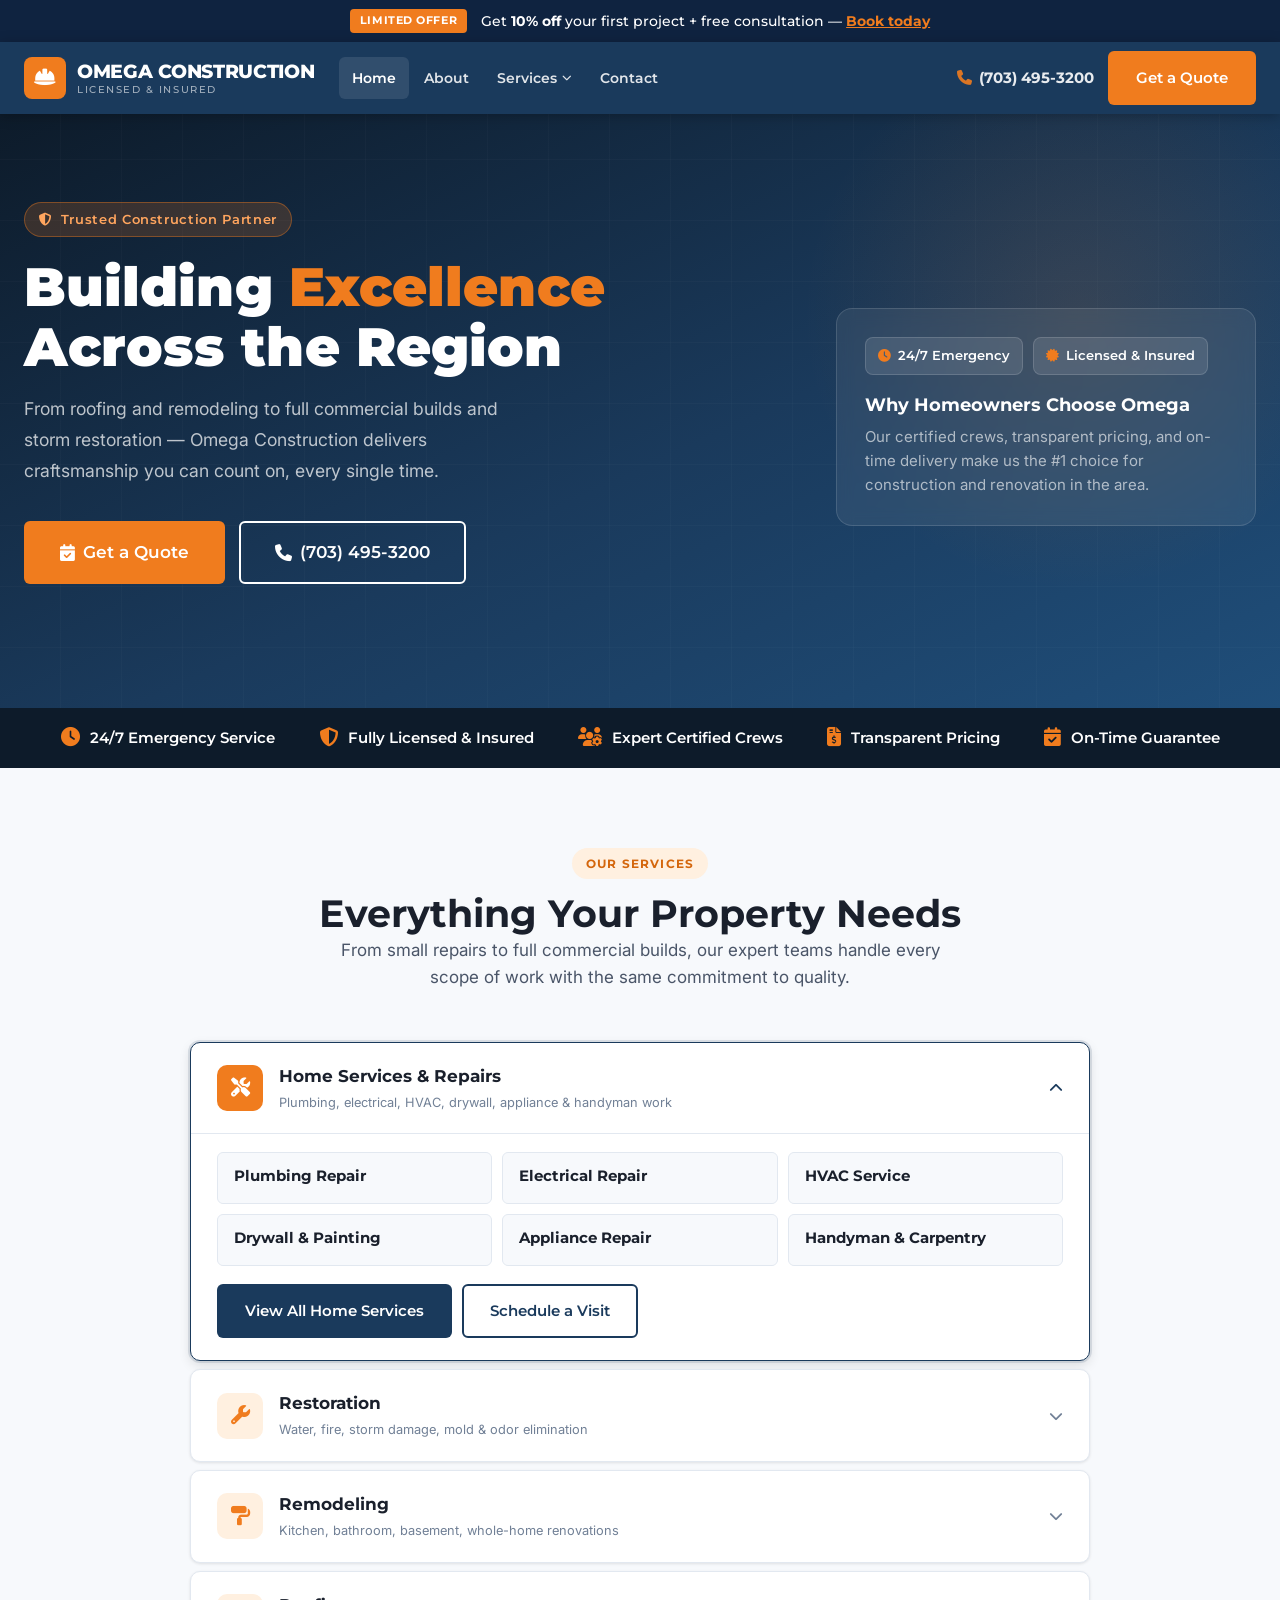
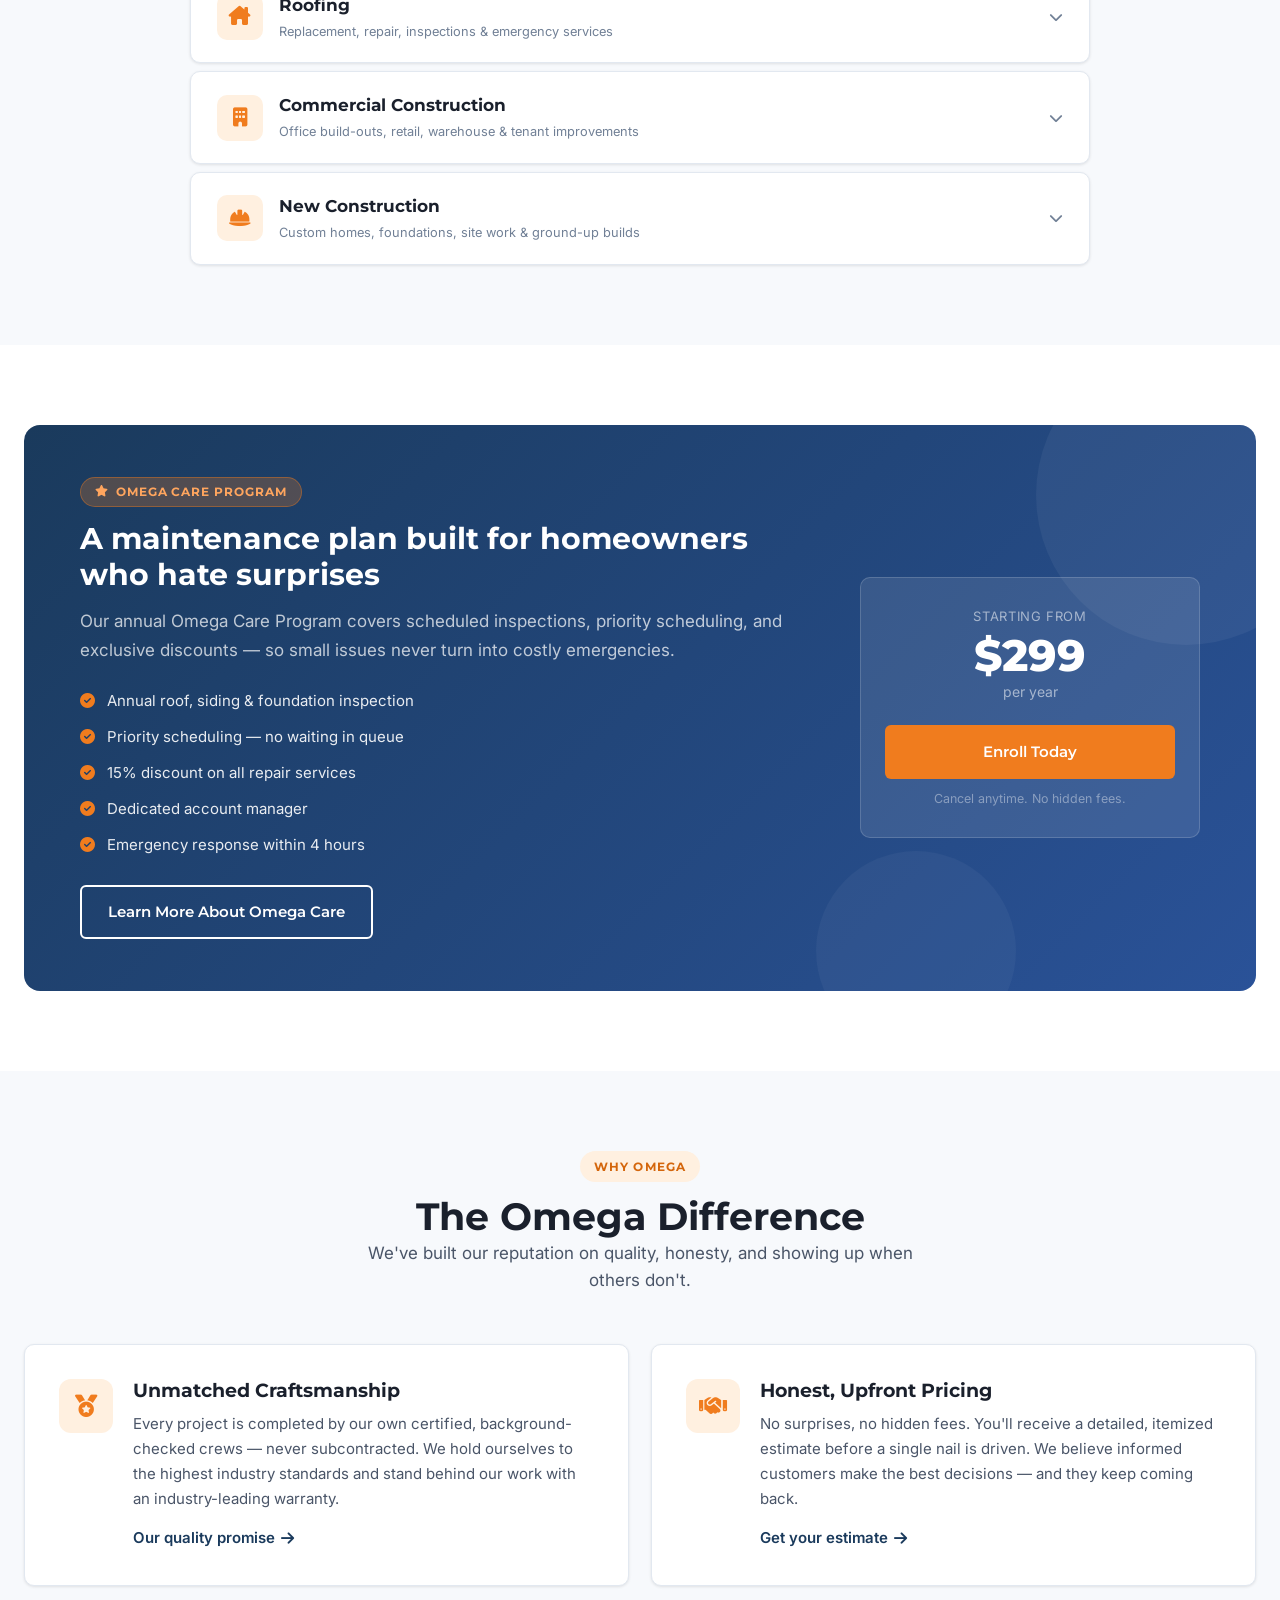
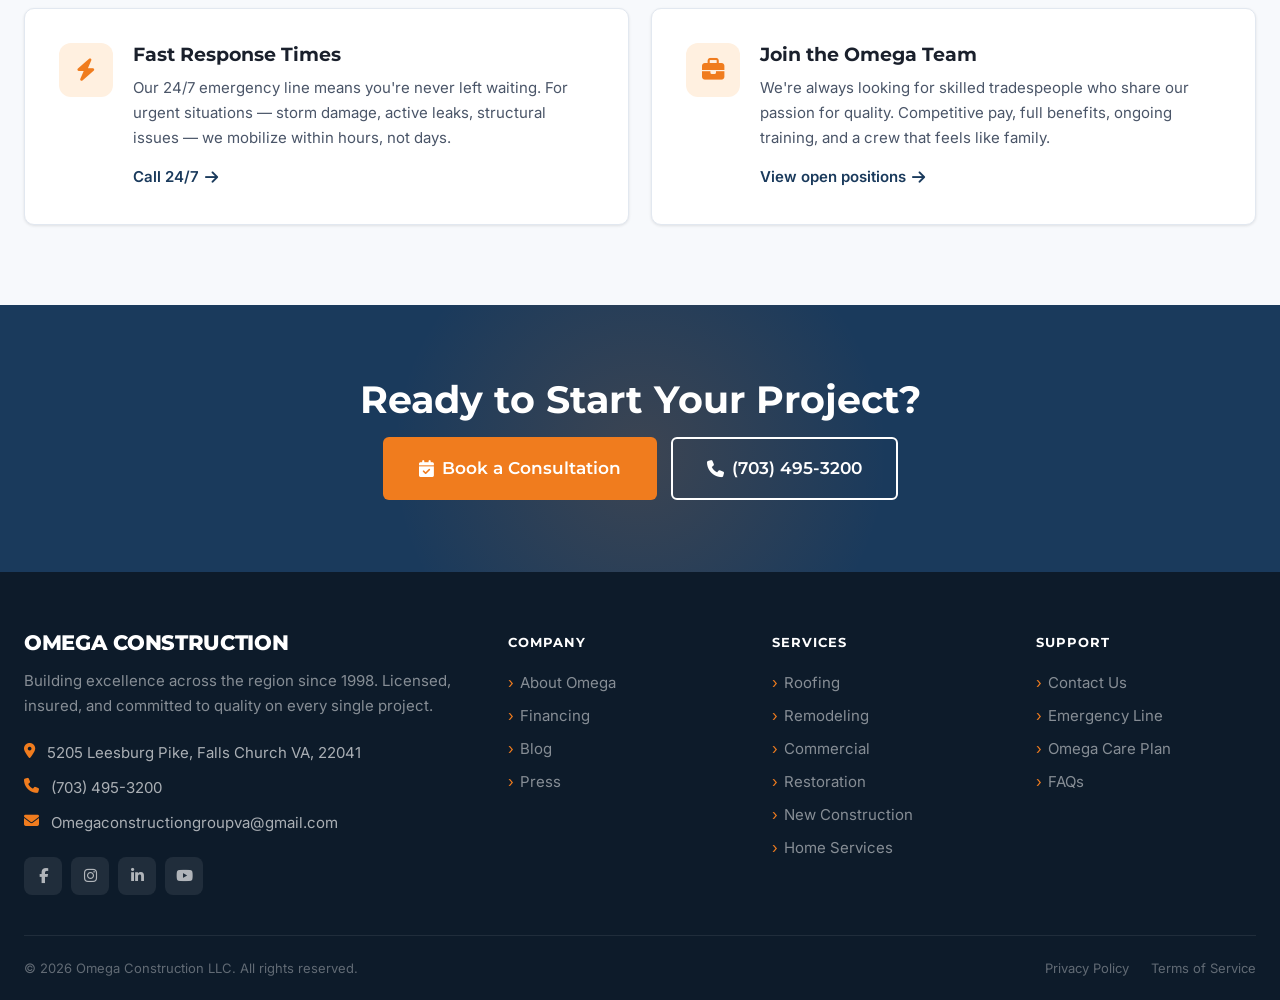
<file: index.html>
<!doctype html>
<html lang="en">
  <head>
    <meta charset="UTF-8" />
    <meta name="viewport" content="width=device-width, initial-scale=1.0" />
    <title>Omega Construction</title>
    <meta
      name="description"
      content="Omega Construction delivers expert roofing, remodeling, commercial construction, and restoration services. Licensed, insured, and trusted across the region."
    />
    <link rel="icon" type="image/svg+xml" href="favicon.svg" />
    <link rel="stylesheet" href="css/style.css" />
    <link
      rel="stylesheet"
      href="https://cdnjs.cloudflare.com/ajax/libs/font-awesome/6.5.0/css/all.min.css"
    />
  </head>
  <body>
    <!-- TOP BANNER -->
    <div class="top-banner">
      <div class="top-banner-inner">
        <span class="tag">Limited Offer</span>
        <span
          >Get <strong>10% off</strong> your first project + free consultation —
          <a href="contact.html">Book today</a></span
        >
      </div>
    </div>

    <!-- HEADER -->
    <header class="site-header">
      <div class="container">
        <div class="header-inner">
          <a href="index.html" class="logo">
            <div class="logo-icon"><i class="fas fa-helmet-safety"></i></div>
            <div class="logo-text">
              OMEGA CONSTRUCTION
              <span>Licensed &amp; Insured</span>
            </div>
          </a>

          <nav class="main-nav">
            <ul>
              <li class="active"><a href="index.html">Home</a></li>
              <li><a href="about.html">About</a></li>
              <li>
                <a href="#"
                  >Services <i class="fas fa-chevron-down chevron"></i
                ></a>
                <ul class="dropdown">
                  <li>
                    <a href="roofing.html"
                      ><span class="dd-icon"
                        ><i class="fas fa-house-chimney"></i></span
                      >Roofing</a
                    >
                  </li>
                  <li>
                    <a href="remodeling.html"
                      ><span class="dd-icon"
                        ><i class="fas fa-paint-roller"></i></span
                      >Remodeling</a
                    >
                  </li>
                  <li>
                    <a href="commercial.html"
                      ><span class="dd-icon"
                        ><i class="fas fa-building"></i></span
                      >Commercial</a
                    >
                  </li>
                  <li>
                    <a href="restoration.html"
                      ><span class="dd-icon"><i class="fas fa-wrench"></i></span
                      >Restoration</a
                    >
                  </li>
                  <li>
                    <a href="new-construction.html"
                      ><span class="dd-icon"
                        ><i class="fas fa-hard-hat"></i></span
                      >New Construction</a
                    >
                  </li>
                  <li>
                    <a href="home-services.html"
                      ><span class="dd-icon"
                        ><i class="fas fa-screwdriver-wrench"></i></span
                      >Home Services</a
                    >
                  </li>
                </ul>
              </li>
              <li><a href="contact.html">Contact</a></li>
            </ul>
          </nav>

          <div class="header-cta">
            <a href="tel:+17034953200" class="phone-link"
              ><i class="fas fa-phone"></i>(703) 495-3200</a
            >
            <a href="contact.html" class="btn btn-accent">Get a Quote</a>
          </div>

          <button class="hamburger" id="hamburger" aria-label="Toggle menu">
            <span></span><span></span><span></span>
          </button>
        </div>
      </div>

      <!-- Mobile menu -->
      <div class="mobile-menu" id="mobile-menu">
        <ul>
          <li><a href="index.html">Home</a></li>
          <li><a href="about.html">About</a></li>
          <li>
            <div class="mobile-sub-trigger">
              Services <i class="fas fa-chevron-down"></i>
            </div>
            <ul class="mobile-sub">
              <li><a href="roofing.html">Roofing</a></li>
              <li><a href="remodeling.html">Remodeling</a></li>
              <li><a href="commercial.html">Commercial</a></li>
              <li><a href="restoration.html">Restoration</a></li>
              <li><a href="new-construction.html">New Construction</a></li>
              <li><a href="home-services.html">Home Services</a></li>
            </ul>
          </li>
          <li><a href="contact.html">Contact</a></li>
          <li>
            <a href="tel:+17034953200"
              ><i
                class="fas fa-phone"
                style="margin-right: 8px; color: #f07c1e"
              ></i
              >(703) 495-3200</a
            >
          </li>
        </ul>
      </div>
    </header>

    <!-- HERO -->
    <section class="hero">
      <div class="container">
        <div class="hero-inner">
          <div class="hero-content">
            <div class="hero-pill">
              <i class="fas fa-shield-halved"></i>Trusted Construction Partner
            </div>
            <h1>
              Building <span class="hl">Excellence</span><br />Across the Region
            </h1>
            <p class="hero-desc">
              From roofing and remodeling to full commercial builds and storm
              restoration — Omega Construction delivers craftsmanship you can
              count on, every single time.
            </p>
            <div class="hero-actions">
              <a href="contact.html" class="btn btn-accent btn-lg"
                ><i class="fas fa-calendar-check"></i>Get a Quote</a
              >
              <a href="tel:+17034953200" class="btn btn-outline btn-lg"
                ><i class="fas fa-phone"></i>(703) 495-3200</a
              >
            </div>
          </div>

          <div class="hero-visual">
            <div class="hero-card">
              <div class="hero-badges">
                <div class="hero-badge">
                  <i class="fas fa-clock"></i>24/7 Emergency
                </div>
                <div class="hero-badge">
                  <i class="fas fa-certificate"></i>Licensed &amp; Insured
                </div>
              </div>
              <h3>Why Homeowners Choose Omega</h3>
              <p>
                Our certified crews, transparent pricing, and on-time delivery
                make us the #1 choice for construction and renovation in the
                area.
              </p>
            </div>
          </div>
        </div>
      </div>
    </section>

    <!-- TRUST BAR -->
    <div class="trust-bar">
      <div class="container">
        <div class="trust-inner">
          <div class="trust-item">
            <i class="fas fa-clock"></i>24/7 Emergency Service
          </div>
          <div class="trust-item">
            <i class="fas fa-shield-halved"></i>Fully Licensed &amp; Insured
          </div>
          <div class="trust-item">
            <i class="fas fa-users-gear"></i>Expert Certified Crews
          </div>
          <div class="trust-item">
            <i class="fas fa-file-invoice-dollar"></i>Transparent Pricing
          </div>
          <div class="trust-item">
            <i class="fas fa-calendar-check"></i>On-Time Guarantee
          </div>
        </div>
      </div>
    </div>

    <!-- SERVICES ACCORDION -->
    <section class="services-section">
      <div class="container">
        <div class="section-header anim">
          <div class="section-label">Our Services</div>
          <h2>Everything Your Property Needs</h2>
          <p class="section-sub">
            From small repairs to full commercial builds, our expert teams
            handle every scope of work with the same commitment to quality.
          </p>
        </div>

        <div class="accordion-wrap">
          <!-- Home Services -->
          <div class="acc-item open anim">
            <div class="acc-header">
              <div class="acc-icon"><i class="fas fa-screwdriver-wrench"></i></div>
              <div class="acc-title-wrap">
                <div class="acc-title">Home Services &amp; Repairs</div>
                <div class="acc-meta">
                  Plumbing, electrical, HVAC, drywall, appliance &amp; handyman work
                </div>
              </div>
              <i class="fas fa-chevron-down acc-chevron"></i>
            </div>
            <div class="acc-body">
              <div class="acc-services">
                <div class="svc-mini">
                  <h4>Plumbing Repair</h4>
                </div>
                <div class="svc-mini">
                  <h4>Electrical Repair</h4>
                </div>
                <div class="svc-mini">
                  <h4>HVAC Service</h4>
                </div>
                <div class="svc-mini">
                  <h4>Drywall &amp; Painting</h4>
                </div>
                <div class="svc-mini">
                  <h4>Appliance Repair</h4>
                </div>
                <div class="svc-mini">
                  <h4>Handyman &amp; Carpentry</h4>
                </div>
              </div>
              <div class="acc-cta">
                <a href="home-services.html" class="btn btn-primary"
                  >View All Home Services</a
                >
                <a href="contact.html" class="btn btn-outline-dark"
                  >Schedule a Visit</a
                >
              </div>
            </div>
          </div>

          <!-- Restoration -->
          <div class="acc-item anim d1">
            <div class="acc-header">
              <div class="acc-icon"><i class="fas fa-wrench"></i></div>
              <div class="acc-title-wrap">
                <div class="acc-title">Restoration</div>
                <div class="acc-meta">
                  Water, fire, storm damage, mold &amp; odor elimination
                </div>
              </div>
              <i class="fas fa-chevron-down acc-chevron"></i>
            </div>
            <div class="acc-body">
              <div class="acc-services">
                <div class="svc-mini">
                  <h4>Water Damage Restoration</h4>
                </div>
                <div class="svc-mini">
                  <h4>Fire &amp; Smoke Damage</h4>
                </div>
                <div class="svc-mini">
                  <h4>Storm Damage Repair</h4>
                </div>
                <div class="svc-mini">
                  <h4>Mold Remediation</h4>
                </div>
                <div class="svc-mini">
                  <h4>Odor Elimination (Ozone)</h4>
                </div>
                <div class="svc-mini">
                  <h4>Structural Repairs</h4>
                </div>
              </div>
              <div class="acc-cta">
                <a href="restoration.html" class="btn btn-primary"
                  >View Restoration Services</a
                >
                <a href="contact.html" class="btn btn-outline-dark"
                  >Emergency Line</a
                >
              </div>
            </div>
          </div>

          <!-- Remodeling -->
          <div class="acc-item anim d2">
            <div class="acc-header">
              <div class="acc-icon"><i class="fas fa-paint-roller"></i></div>
              <div class="acc-title-wrap">
                <div class="acc-title">Remodeling</div>
                <div class="acc-meta">
                  Kitchen, bathroom, basement, whole-home renovations
                </div>
              </div>
              <i class="fas fa-chevron-down acc-chevron"></i>
            </div>
            <div class="acc-body">
              <div class="acc-services">
                <div class="svc-mini">
                  <h4>Kitchen Remodel</h4>
                </div>
                <div class="svc-mini">
                  <h4>Bathroom Remodel</h4>
                </div>
                <div class="svc-mini">
                  <h4>Basement Finishing</h4>
                </div>
                <div class="svc-mini">
                  <h4>Home Addition</h4>
                </div>
                <div class="svc-mini">
                  <h4>Flooring Installation</h4>
                </div>
                <div class="svc-mini">
                  <h4>Deck &amp; Patio Build</h4>
                </div>
              </div>
              <div class="acc-cta">
                <a href="remodeling.html" class="btn btn-primary"
                  >View All Remodeling Services</a
                >
                <a href="contact.html" class="btn btn-outline-dark"
                  >Get a Quote</a
                >
              </div>
            </div>
          </div>

          <!-- Roofing -->
          <div class="acc-item anim d3">
            <div class="acc-header">
              <div class="acc-icon"><i class="fas fa-house-chimney"></i></div>
              <div class="acc-title-wrap">
                <div class="acc-title">Roofing</div>
                <div class="acc-meta">
                  Replacement, repair, inspections &amp; emergency services
                </div>
              </div>
              <i class="fas fa-chevron-down acc-chevron"></i>
            </div>
            <div class="acc-body">
              <div class="acc-services">
                <div class="svc-mini">
                  <h4>Roof Replacement</h4>
                </div>
                <div class="svc-mini">
                  <h4>Roof Repair</h4>
                </div>
                <div class="svc-mini">
                  <h4>Roof Inspection</h4>
                </div>
                <div class="svc-mini">
                  <h4>Gutter Replacement</h4>
                </div>
                <div class="svc-mini">
                  <h4>Emergency Tarping</h4>
                </div>
                <div class="svc-mini">
                  <h4>Flat Roof Systems</h4>
                </div>
              </div>
              <div class="acc-cta">
                <a href="roofing.html" class="btn btn-primary"
                  >View All Roofing Services</a
                >
                <a href="contact.html" class="btn btn-outline-dark"
                  >Get a Quote</a
                >
              </div>
            </div>
          </div>

          <!-- Commercial -->
          <div class="acc-item anim d4">
            <div class="acc-header">
              <div class="acc-icon"><i class="fas fa-building"></i></div>
              <div class="acc-title-wrap">
                <div class="acc-title">Commercial Construction</div>
                <div class="acc-meta">
                  Office build-outs, retail, warehouse &amp; tenant improvements
                </div>
              </div>
              <i class="fas fa-chevron-down acc-chevron"></i>
            </div>
            <div class="acc-body">
              <div class="acc-services">
                <div class="svc-mini">
                  <h4>Office Build-Out</h4>
                </div>
                <div class="svc-mini">
                  <h4>Retail Construction</h4>
                </div>
                <div class="svc-mini">
                  <h4>Warehouse / Industrial</h4>
                </div>
                <div class="svc-mini">
                  <h4>Tenant Improvements</h4>
                </div>
                <div class="svc-mini">
                  <h4>Commercial Renovation</h4>
                </div>
                <div class="svc-mini">
                  <h4>ADA Compliance Work</h4>
                </div>
              </div>
              <div class="acc-cta">
                <a href="commercial.html" class="btn btn-primary"
                  >View Commercial Services</a
                >
                <a href="contact.html" class="btn btn-outline-dark"
                  >Request a Bid</a
                >
              </div>
            </div>
          </div>

          <!-- New Construction -->
          <div class="acc-item anim d4">
            <div class="acc-header">
              <div class="acc-icon"><i class="fas fa-hard-hat"></i></div>
              <div class="acc-title-wrap">
                <div class="acc-title">New Construction</div>
                <div class="acc-meta">
                  Custom homes, foundations, site work &amp; ground-up builds
                </div>
              </div>
              <i class="fas fa-chevron-down acc-chevron"></i>
            </div>
            <div class="acc-body">
              <div class="acc-services">
                <div class="svc-mini">
                  <h4>Custom Home Builds</h4>
                </div>
                <div class="svc-mini">
                  <h4>Spec Home Builds</h4>
                </div>
                <div class="svc-mini">
                  <h4>Foundation Work</h4>
                </div>
                <div class="svc-mini">
                  <h4>Site Preparation</h4>
                </div>
                <div class="svc-mini">
                  <h4>Framing</h4>
                </div>
                <div class="svc-mini">
                  <h4>Driveways &amp; Concrete</h4>
                </div>
              </div>
              <div class="acc-cta">
                <a href="new-construction.html" class="btn btn-primary"
                  >View New Construction</a
                >
                <a href="contact.html" class="btn btn-outline-dark"
                  >Start Planning</a
                >
              </div>
            </div>
          </div>
        </div>
      </div>
    </section>

    <!-- OMEGA CARE PROGRAM -->
    <section class="program-section">
      <div class="container">
        <div class="program-card anim">
          <div class="prog-left">
            <div class="prog-tag">
              <i class="fas fa-star"></i>Omega Care Program
            </div>
            <h2>A maintenance plan built for homeowners who hate surprises</h2>
            <p>
              Our annual Omega Care Program covers scheduled inspections,
              priority scheduling, and exclusive discounts — so small issues
              never turn into costly emergencies.
            </p>
            <div class="prog-features">
              <div class="prog-feature">
                <i class="fas fa-check-circle"></i>Annual roof, siding &amp;
                foundation inspection
              </div>
              <div class="prog-feature">
                <i class="fas fa-check-circle"></i>Priority scheduling — no
                waiting in queue
              </div>
              <div class="prog-feature">
                <i class="fas fa-check-circle"></i>15% discount on all repair
                services
              </div>
              <div class="prog-feature">
                <i class="fas fa-check-circle"></i>Dedicated account manager
              </div>
              <div class="prog-feature">
                <i class="fas fa-check-circle"></i>Emergency response within 4
                hours
              </div>
            </div>
            <a href="contact.html" class="btn btn-outline"
              >Learn More About Omega Care</a
            >
          </div>
          <div class="prog-right">
            <div class="prog-pricing">
              <div class="from">Starting from</div>
              <div class="price">$299</div>
              <div class="per">per year</div>
              <a href="contact.html" class="btn btn-accent">Enroll Today</a>
              <div class="note">Cancel anytime. No hidden fees.</div>
            </div>
          </div>
        </div>
      </div>
    </section>

    <!-- WHY CHOOSE US -->
    <section class="why-section">
      <div class="container">
        <div class="section-header anim">
          <div class="section-label">Why Omega</div>
          <h2>The Omega Difference</h2>
          <p class="section-sub">
            We've built our reputation on quality, honesty, and showing up when
            others don't.
          </p>
        </div>

        <div class="why-grid">
          <div class="why-card anim d1">
            <div class="why-icon"><i class="fas fa-medal"></i></div>
            <div class="why-content">
              <h3>Unmatched Craftsmanship</h3>
              <p>
                Every project is completed by our own certified,
                background-checked crews — never subcontracted. We hold
                ourselves to the highest industry standards and stand behind our
                work with an industry-leading warranty.
              </p>
              <a href="about.html" class="learn-more"
                >Our quality promise <i class="fas fa-arrow-right"></i
              ></a>
            </div>
          </div>
          <div class="why-card anim d2">
            <div class="why-icon"><i class="fas fa-handshake"></i></div>
            <div class="why-content">
              <h3>Honest, Upfront Pricing</h3>
              <p>
                No surprises, no hidden fees. You'll receive a detailed,
                itemized estimate before a single nail is driven. We believe
                informed customers make the best decisions — and they keep
                coming back.
              </p>
              <a href="contact.html" class="learn-more"
                >Get your estimate <i class="fas fa-arrow-right"></i
              ></a>
            </div>
          </div>
          <div class="why-card anim d3">
            <div class="why-icon"><i class="fas fa-bolt"></i></div>
            <div class="why-content">
              <h3>Fast Response Times</h3>
              <p>
                Our 24/7 emergency line means you're never left waiting. For
                urgent situations — storm damage, active leaks, structural
                issues — we mobilize within hours, not days.
              </p>
              <a href="tel:+17034953200" class="learn-more"
                >Call 24/7 <i class="fas fa-arrow-right"></i
              ></a>
            </div>
          </div>
          <div class="why-card anim d4">
            <div class="why-icon"><i class="fas fa-briefcase"></i></div>
            <div class="why-content">
              <h3>Join the Omega Team</h3>
              <p>
                We're always looking for skilled tradespeople who share our
                passion for quality. Competitive pay, full benefits, ongoing
                training, and a crew that feels like family.
              </p>
              <a href="contact.html" class="learn-more"
                >View open positions <i class="fas fa-arrow-right"></i
              ></a>
            </div>
          </div>
        </div>
      </div>
    </section>

    <!-- CTA BAND -->
    <section class="cta-band">
      <div class="container">
        <h2 class="anim">Ready to Start Your Project?</h2>
        <div class="cta-actions anim d1">
          <a href="contact.html" class="btn btn-accent btn-lg"
            ><i class="fas fa-calendar-check"></i>Book a Consultation</a
          >
          <a href="tel:+17034953200" class="btn btn-outline btn-lg"
            ><i class="fas fa-phone"></i>(703) 495-3200</a
          >
        </div>
      </div>
    </section>

    <!-- FOOTER -->
    <footer class="site-footer">
      <div class="container">
        <div class="footer-top">
          <div class="footer-grid">
            <div class="footer-brand">
              <div class="logo-text">OMEGA CONSTRUCTION</div>
              <p class="footer-tagline">
                Building excellence across the region since 1998. Licensed,
                insured, and committed to quality on every single project.
              </p>
              <div class="f-contact-item">
                <i class="fas fa-map-marker-alt"></i>5205 Leesburg Pike, Falls
                Church VA, 22041
              </div>
              <div class="f-contact-item">
                <i class="fas fa-phone"></i>(703) 495-3200
              </div>
              <div class="f-contact-item">
                <i class="fas fa-envelope"></i
                >Omegaconstructiongroupva@gmail.com
              </div>
              <div class="social-row">
                <a href="#" class="soc-link" aria-label="Facebook"
                  ><i class="fab fa-facebook-f"></i
                ></a>
                <a href="#" class="soc-link" aria-label="Instagram"
                  ><i class="fab fa-instagram"></i
                ></a>
                <a href="#" class="soc-link" aria-label="LinkedIn"
                  ><i class="fab fa-linkedin-in"></i
                ></a>
                <a href="#" class="soc-link" aria-label="YouTube"
                  ><i class="fab fa-youtube"></i
                ></a>
              </div>
            </div>

            <div>
              <div class="footer-col-title">Company</div>
              <div class="footer-links">
                <a href="about.html">About Omega</a>
                <a href="contact.html">Financing</a>
                <a href="contact.html">Blog</a>
                <a href="contact.html">Press</a>
              </div>
            </div>

            <div>
              <div class="footer-col-title">Services</div>
              <div class="footer-links">
                <a href="roofing.html">Roofing</a>
                <a href="remodeling.html">Remodeling</a>
                <a href="commercial.html">Commercial</a>
                <a href="restoration.html">Restoration</a>
                <a href="new-construction.html">New Construction</a>
                <a href="home-services.html">Home Services</a>
              </div>
            </div>

            <div>
              <div class="footer-col-title">Support</div>
              <div class="footer-links">
                <a href="contact.html">Contact Us</a>
                <a href="contact.html">Emergency Line</a>
                <a href="contact.html">Omega Care Plan</a>
                <a href="contact.html">FAQs</a>
              </div>
            </div>
          </div>
        </div>

        <div class="footer-bottom">
          <div class="footer-copy">
            &copy; 2026 Omega Construction LLC. All rights reserved.
          </div>
          <div class="footer-legal">
            <a href="#">Privacy Policy</a>
            <a href="#">Terms of Service</a>
          </div>
        </div>
      </div>
    </footer>

    <script src="js/main.js"></script>
  </body>
</html>
</file>
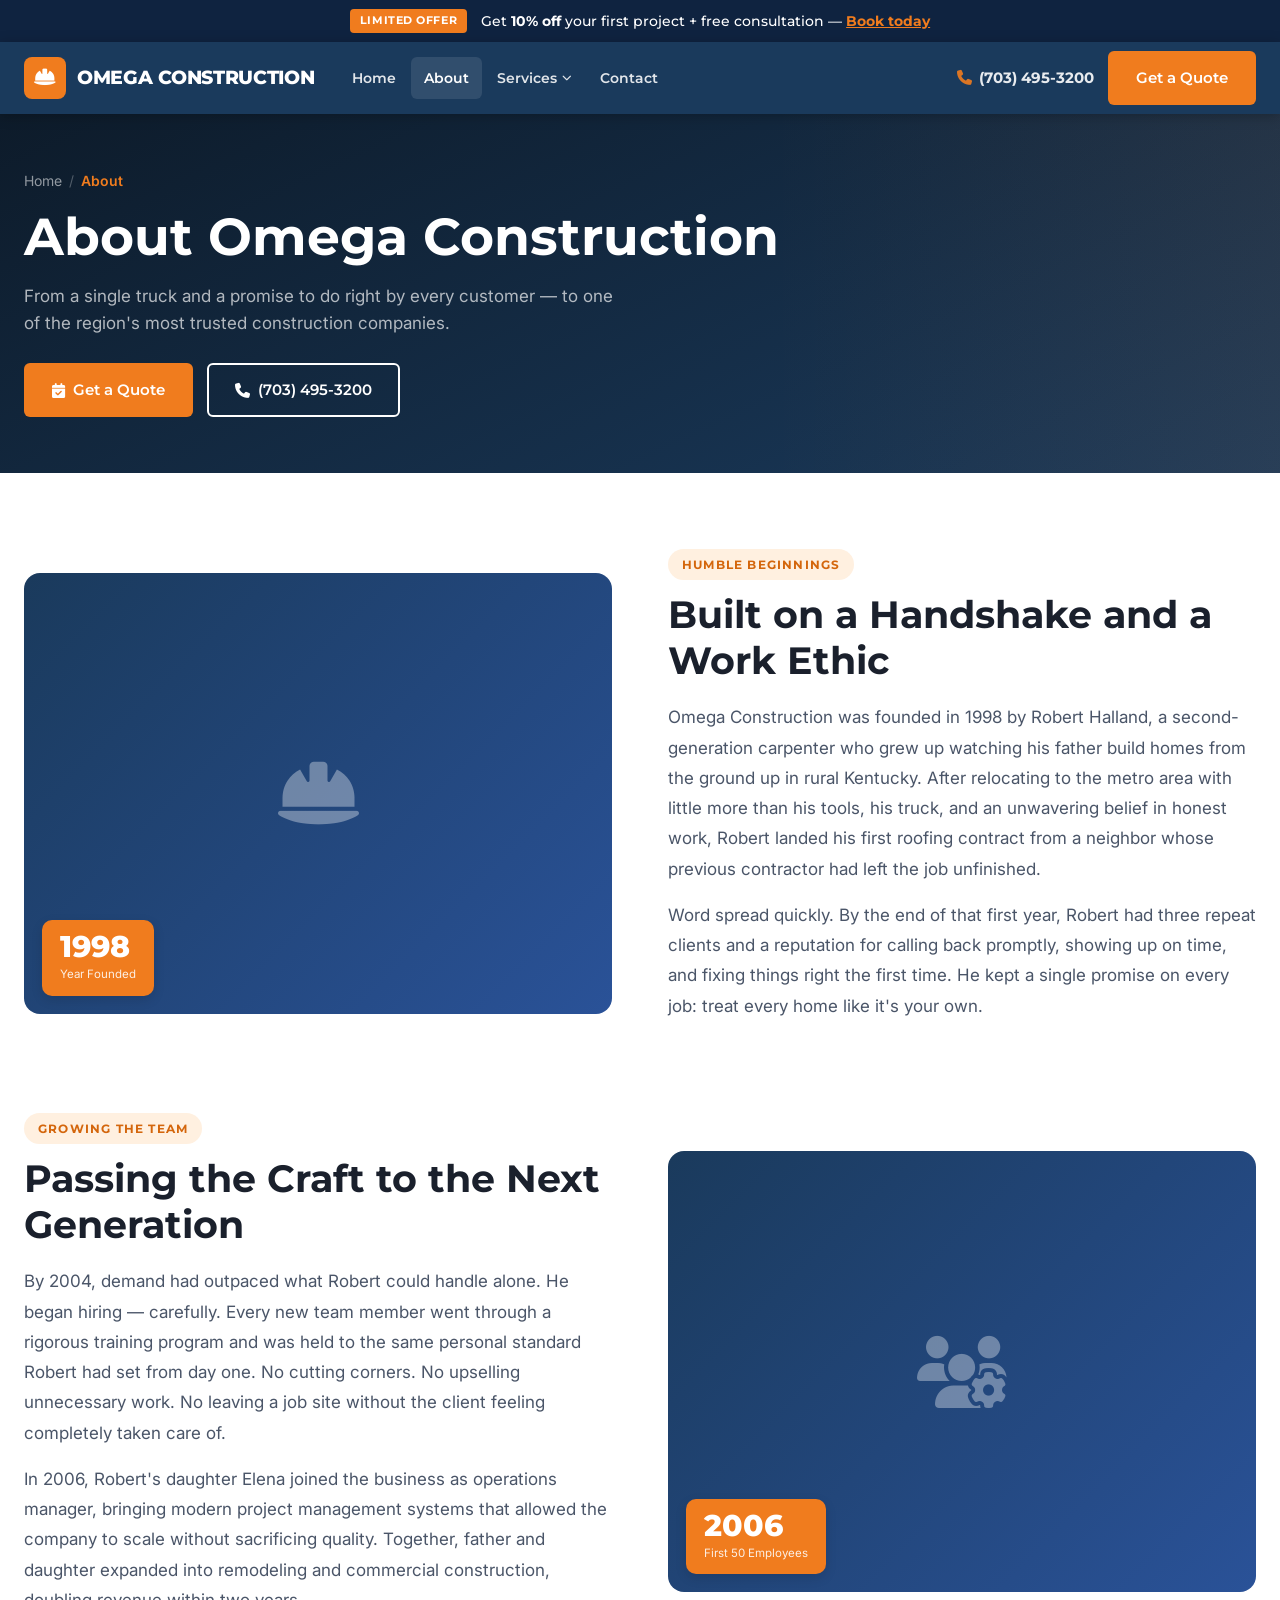
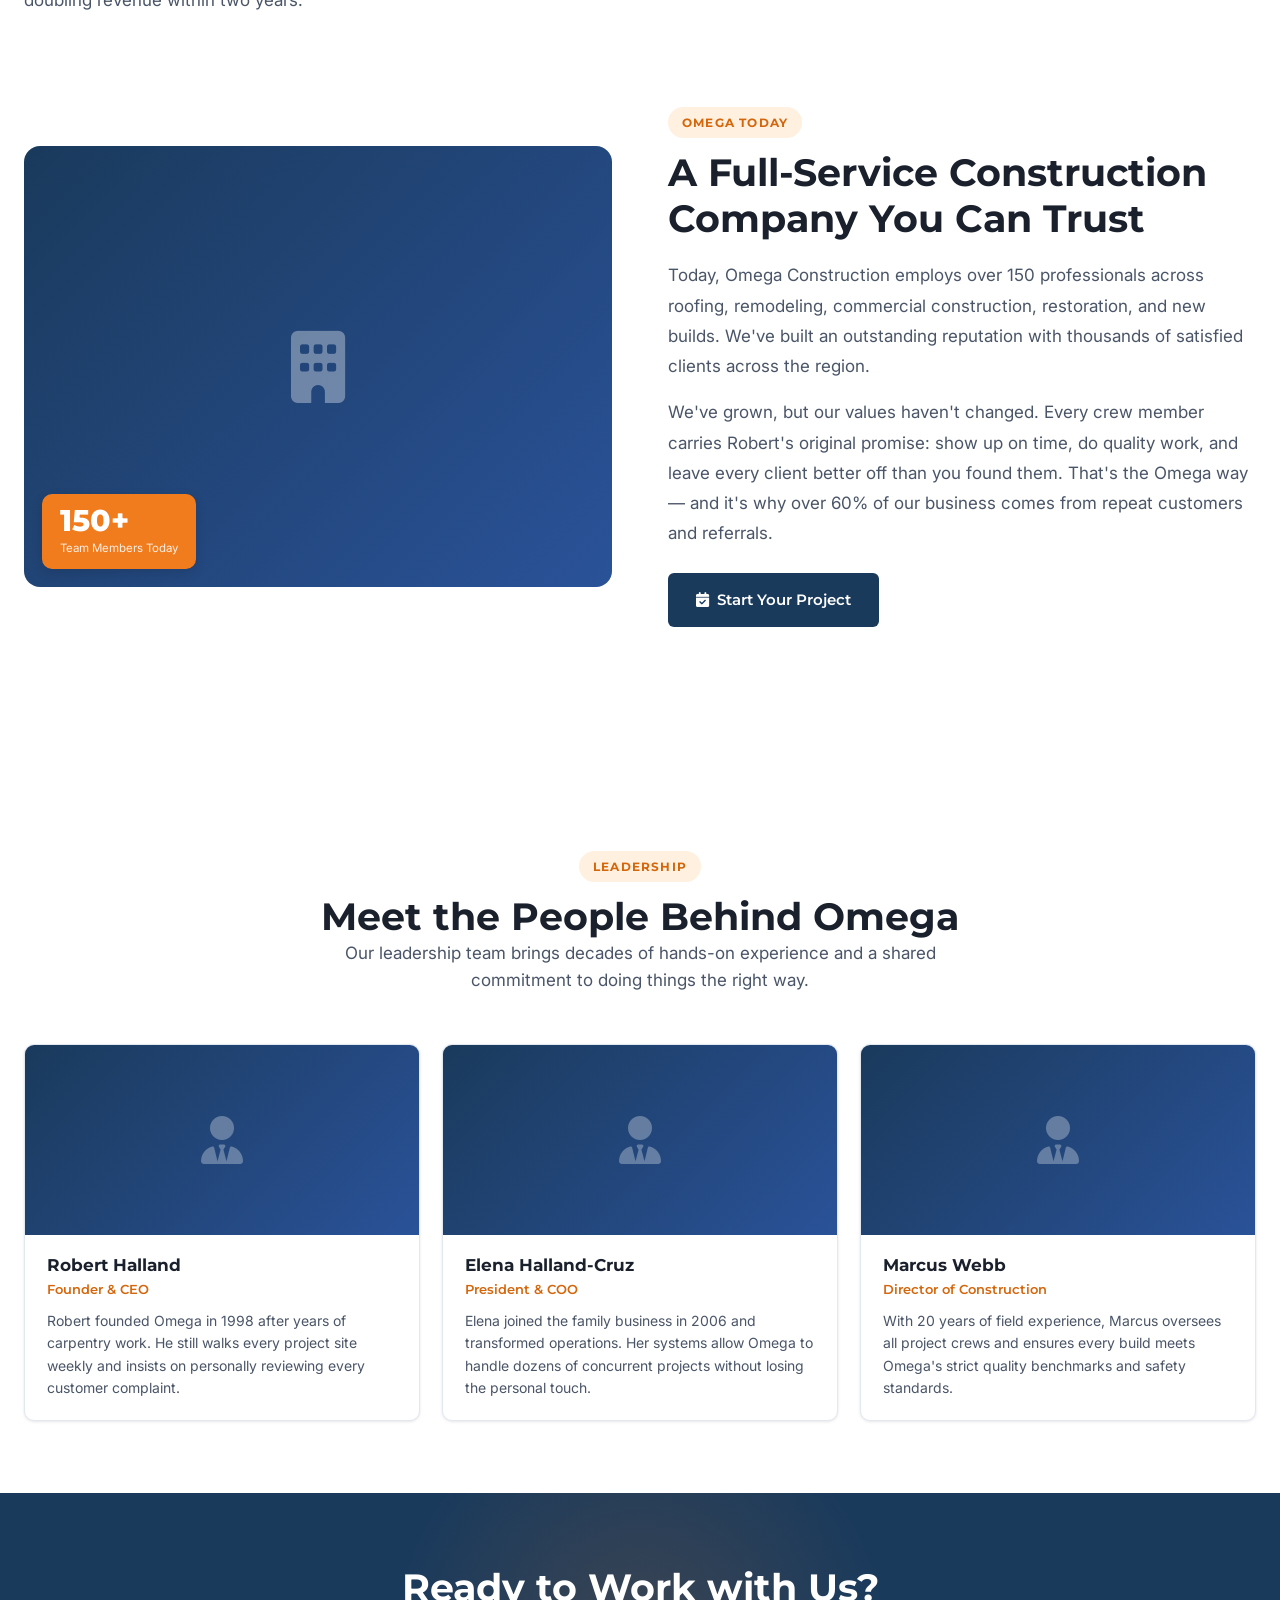
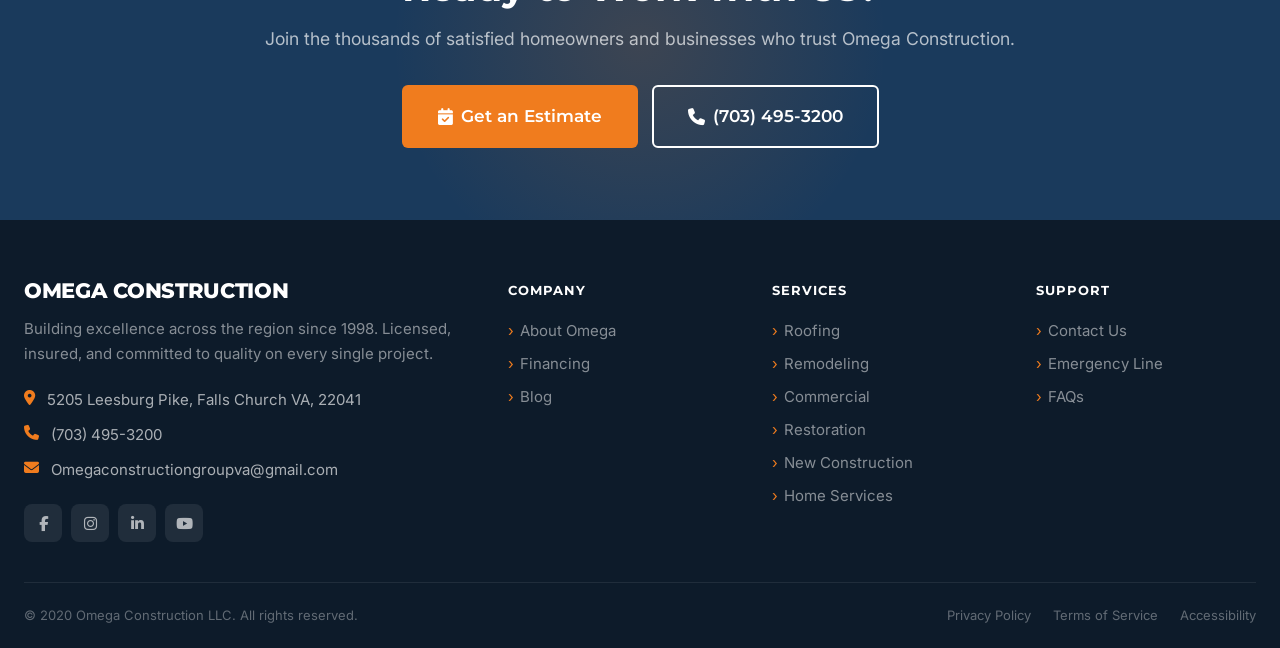
<file: about.html>
<!doctype html>
<html lang="en">
  <head>
    <meta charset="UTF-8" />
    <meta name="viewport" content="width=device-width, initial-scale=1.0" />
    <title>About Us — Omega Construction</title>
    <meta
      name="description"
      content="Learn how Omega Construction grew from a one-truck operation in 1998 to one of the region's most trusted construction companies."
    />
    <link rel="icon" type="image/svg+xml" href="favicon.svg" />
    <link rel="stylesheet" href="css/style.css" />
    <link
      rel="stylesheet"
      href="https://cdnjs.cloudflare.com/ajax/libs/font-awesome/6.5.0/css/all.min.css"
    />
  </head>
  <body>
    <!-- TOP BANNER -->
    <div class="top-banner">
      <div class="top-banner-inner">
        <span class="tag">Limited Offer</span>
        <span
          >Get <strong>10% off</strong> your first project + free consultation —
          <a href="contact.html">Book today</a></span
        >
      </div>
    </div>

    <!-- HEADER -->
    <header class="site-header">
      <div class="container">
        <div class="header-inner">
          <a href="index.html" class="logo">
            <div class="logo-icon"><i class="fas fa-helmet-safety"></i></div>
            <div class="logo-text">OMEGA CONSTRUCTION</div>
          </a>
          <nav class="main-nav">
            <ul>
              <li><a href="index.html">Home</a></li>
              <li class="active"><a href="about.html">About</a></li>
              <li>
                <a href="#"
                  >Services <i class="fas fa-chevron-down chevron"></i
                ></a>
                <ul class="dropdown">
                  <li>
                    <a href="roofing.html"
                      ><span class="dd-icon"
                        ><i class="fas fa-house-chimney"></i></span
                      >Roofing</a
                    >
                  </li>
                  <li>
                    <a href="remodeling.html"
                      ><span class="dd-icon"
                        ><i class="fas fa-paint-roller"></i></span
                      >Remodeling</a
                    >
                  </li>
                  <li>
                    <a href="commercial.html"
                      ><span class="dd-icon"
                        ><i class="fas fa-building"></i></span
                      >Commercial</a
                    >
                  </li>
                  <li>
                    <a href="restoration.html"
                      ><span class="dd-icon"><i class="fas fa-wrench"></i></span
                      >Restoration</a
                    >
                  </li>
                  <li>
                    <a href="new-construction.html"
                      ><span class="dd-icon"
                        ><i class="fas fa-hard-hat"></i></span
                      >New Construction</a
                    >
                  </li>
                  <li>
                    <a href="home-services.html"
                      ><span class="dd-icon"
                        ><i class="fas fa-screwdriver-wrench"></i></span
                      >Home Services</a
                    >
                  </li>
                </ul>
              </li>
              <li><a href="contact.html">Contact</a></li>
            </ul>
          </nav>
          <div class="header-cta">
            <a href="tel:+17034953200" class="phone-link"
              ><i class="fas fa-phone"></i>(703) 495-3200</a
            >
            <a href="contact.html" class="btn btn-accent">Get a Quote</a>
          </div>
          <button class="hamburger" id="hamburger" aria-label="Toggle menu">
            <span></span><span></span><span></span>
          </button>
        </div>
      </div>
      <div class="mobile-menu" id="mobile-menu">
        <ul>
          <li><a href="index.html">Home</a></li>
          <li><a href="about.html">About</a></li>
          <li>
            <div class="mobile-sub-trigger">
              Services <i class="fas fa-chevron-down"></i>
            </div>
            <ul class="mobile-sub">
              <li><a href="roofing.html">Roofing</a></li>
              <li><a href="remodeling.html">Remodeling</a></li>
              <li><a href="commercial.html">Commercial</a></li>
              <li><a href="restoration.html">Restoration</a></li>
              <li><a href="new-construction.html">New Construction</a></li>
              <li><a href="home-services.html">Home Services</a></li>
            </ul>
          </li>
          <li><a href="contact.html">Contact</a></li>
          <li>
            <a href="tel:+17034953200"
              ><i
                class="fas fa-phone"
                style="margin-right: 8px; color: #f07c1e"
              ></i
              >(703) 495-3200</a
            >
          </li>
        </ul>
      </div>
    </header>

    <!-- PAGE HERO -->
    <section class="page-hero">
      <div class="container">
        <div class="page-hero-inner">
          <div class="breadcrumb">
            <a href="index.html">Home</a>
            <span class="sep">/</span>
            <span class="cur">About</span>
          </div>
          <h1>About Omega Construction</h1>
          <p>
            From a single truck and a promise to do right by every customer — to
            one of the region's most trusted construction companies.
          </p>
          <div class="page-hero-actions">
            <a href="contact.html" class="btn btn-accent"
              ><i class="fas fa-calendar-check"></i>Get a Quote</a
            >
            <a href="tel:+17034953200" class="btn btn-outline"
              ><i class="fas fa-phone"></i>(703) 495-3200</a
            >
          </div>
        </div>
      </div>
    </section>

    <!-- STORY SECTION -->
    <section class="about-content">
      <div class="container">
        <!-- Chapter 1 -->
        <div class="story-grid anim">
          <div class="story-vis">
            <i class="fas fa-hard-hat"></i>
            <div class="story-vis-stat">
              <div class="big">1998</div>
              <div class="small">Year Founded</div>
            </div>
          </div>
          <div class="story-text">
            <div class="section-label">Humble Beginnings</div>
            <h2>Built on a Handshake and a Work Ethic</h2>
            <p>
              Omega Construction was founded in 1998 by Robert Halland, a
              second-generation carpenter who grew up watching his father build
              homes from the ground up in rural Kentucky. After relocating to
              the metro area with little more than his tools, his truck, and an
              unwavering belief in honest work, Robert landed his first roofing
              contract from a neighbor whose previous contractor had left the
              job unfinished.
            </p>
            <p>
              Word spread quickly. By the end of that first year, Robert had
              three repeat clients and a reputation for calling back promptly,
              showing up on time, and fixing things right the first time. He
              kept a single promise on every job: treat every home like it's
              your own.
            </p>
          </div>
        </div>

        <!-- Chapter 2 -->
        <div class="story-grid rev anim">
          <div class="story-vis">
            <i class="fas fa-users-gear"></i>
            <div class="story-vis-stat">
              <div class="big">2006</div>
              <div class="small">First 50 Employees</div>
            </div>
          </div>
          <div class="story-text">
            <div class="section-label">Growing the Team</div>
            <h2>Passing the Craft to the Next Generation</h2>
            <p>
              By 2004, demand had outpaced what Robert could handle alone. He
              began hiring — carefully. Every new team member went through a
              rigorous training program and was held to the same personal
              standard Robert had set from day one. No cutting corners. No
              upselling unnecessary work. No leaving a job site without the
              client feeling completely taken care of.
            </p>
            <p>
              In 2006, Robert's daughter Elena joined the business as operations
              manager, bringing modern project management systems that allowed
              the company to scale without sacrificing quality. Together, father
              and daughter expanded into remodeling and commercial construction,
              doubling revenue within two years.
            </p>
          </div>
        </div>

        <!-- Chapter 3 -->
        <div class="story-grid anim">
          <div class="story-vis">
            <i class="fas fa-building"></i>
            <div class="story-vis-stat">
              <div class="big">150+</div>
              <div class="small">Team Members Today</div>
            </div>
          </div>
          <div class="story-text">
            <div class="section-label">Omega Today</div>
            <h2>A Full-Service Construction Company You Can Trust</h2>
            <p>
              Today, Omega Construction employs over 150 professionals across
              roofing, remodeling, commercial construction, restoration, and new
              builds. We've built an outstanding reputation with thousands of
              satisfied clients across the region.
            </p>
            <p>
              We've grown, but our values haven't changed. Every crew member
              carries Robert's original promise: show up on time, do quality
              work, and leave every client better off than you found them.
              That's the Omega way — and it's why over 60% of our business comes
              from repeat customers and referrals.
            </p>
            <a
              href="contact.html"
              class="btn btn-primary"
              style="margin-top: 8px"
              ><i class="fas fa-calendar-check"></i>Start Your Project</a
            >
          </div>
        </div>
      </div>
    </section>

    <!-- TEAM SECTION -->
    <section class="team-section">
      <div class="container">
        <div class="section-header anim">
          <div class="section-label">Leadership</div>
          <h2>Meet the People Behind Omega</h2>
          <p class="section-sub">
            Our leadership team brings decades of hands-on experience and a
            shared commitment to doing things the right way.
          </p>
        </div>
        <div class="team-grid">
          <div class="team-card anim d1">
            <div class="team-photo"><i class="fas fa-user-tie"></i></div>
            <div class="team-info">
              <h3>Robert Halland</h3>
              <div class="role">Founder &amp; CEO</div>
              <p>
                Robert founded Omega in 1998 after years of carpentry work. He
                still walks every project site weekly and insists on personally
                reviewing every customer complaint.
              </p>
            </div>
          </div>
          <div class="team-card anim d2">
            <div class="team-photo"><i class="fas fa-user-tie"></i></div>
            <div class="team-info">
              <h3>Elena Halland-Cruz</h3>
              <div class="role">President &amp; COO</div>
              <p>
                Elena joined the family business in 2006 and transformed
                operations. Her systems allow Omega to handle dozens of
                concurrent projects without losing the personal touch.
              </p>
            </div>
          </div>
          <div class="team-card anim d3">
            <div class="team-photo"><i class="fas fa-user-tie"></i></div>
            <div class="team-info">
              <h3>Marcus Webb</h3>
              <div class="role">Director of Construction</div>
              <p>
                With 20 years of field experience, Marcus oversees all project
                crews and ensures every build meets Omega's strict quality
                benchmarks and safety standards.
              </p>
            </div>
          </div>
        </div>
      </div>
    </section>

    <!-- CTA BAND -->
    <section class="cta-band">
      <div class="container">
        <h2 class="anim">Ready to Work with Us?</h2>
        <p class="anim d1">
          Join the thousands of satisfied homeowners and businesses who trust
          Omega Construction.
        </p>
        <div class="cta-actions anim d2">
          <a href="contact.html" class="btn btn-accent btn-lg"
            ><i class="fas fa-calendar-check"></i>Get an Estimate</a
          >
          <a href="tel:+17034953200" class="btn btn-outline btn-lg"
            ><i class="fas fa-phone"></i>(703) 495-3200</a
          >
        </div>
      </div>
    </section>

    <!-- FOOTER -->
    <footer class="site-footer">
      <div class="container">
        <div class="footer-top">
          <div class="footer-grid">
            <div class="footer-brand">
              <div class="logo-text">OMEGA CONSTRUCTION</div>
              <p class="footer-tagline">
                Building excellence across the region since 1998. Licensed,
                insured, and committed to quality on every single project.
              </p>
              <div class="f-contact-item">
                <i class="fas fa-map-marker-alt"></i>5205 Leesburg Pike, Falls
                Church VA, 22041
              </div>
              <div class="f-contact-item">
                <i class="fas fa-phone"></i>(703) 495-3200
              </div>
              <div class="f-contact-item">
                <i class="fas fa-envelope"></i
                >Omegaconstructiongroupva@gmail.com
              </div>
              <div class="social-row">
                <a href="#" class="soc-link" aria-label="Facebook"
                  ><i class="fab fa-facebook-f"></i
                ></a>
                <a href="#" class="soc-link" aria-label="Instagram"
                  ><i class="fab fa-instagram"></i
                ></a>
                <a href="#" class="soc-link" aria-label="LinkedIn"
                  ><i class="fab fa-linkedin-in"></i
                ></a>
                <a href="#" class="soc-link" aria-label="YouTube"
                  ><i class="fab fa-youtube"></i
                ></a>
              </div>
            </div>
            <div>
              <div class="footer-col-title">Company</div>
              <div class="footer-links">
                <a href="about.html">About Omega</a>
                <a href="contact.html">Financing</a>
                <a href="contact.html">Blog</a>
              </div>
            </div>
            <div>
              <div class="footer-col-title">Services</div>
              <div class="footer-links">
                <a href="roofing.html">Roofing</a>
                <a href="remodeling.html">Remodeling</a>
                <a href="commercial.html">Commercial</a>
                <a href="restoration.html">Restoration</a>
                <a href="new-construction.html">New Construction</a>
                <a href="home-services.html">Home Services</a>
              </div>
            </div>
            <div>
              <div class="footer-col-title">Support</div>
              <div class="footer-links">
                <a href="contact.html">Contact Us</a>
                <a href="contact.html">Emergency Line</a>
                <a href="contact.html">FAQs</a>
              </div>
            </div>
          </div>
        </div>
        <div class="footer-bottom">
          <div class="footer-copy">
            &copy; 2020 Omega Construction LLC. All rights reserved.
          </div>
          <div class="footer-legal">
            <a href="#">Privacy Policy</a>
            <a href="#">Terms of Service</a>
            <a href="#">Accessibility</a>
          </div>
        </div>
      </div>
    </footer>

    <script src="js/main.js"></script>
  </body>
</html>
</file>
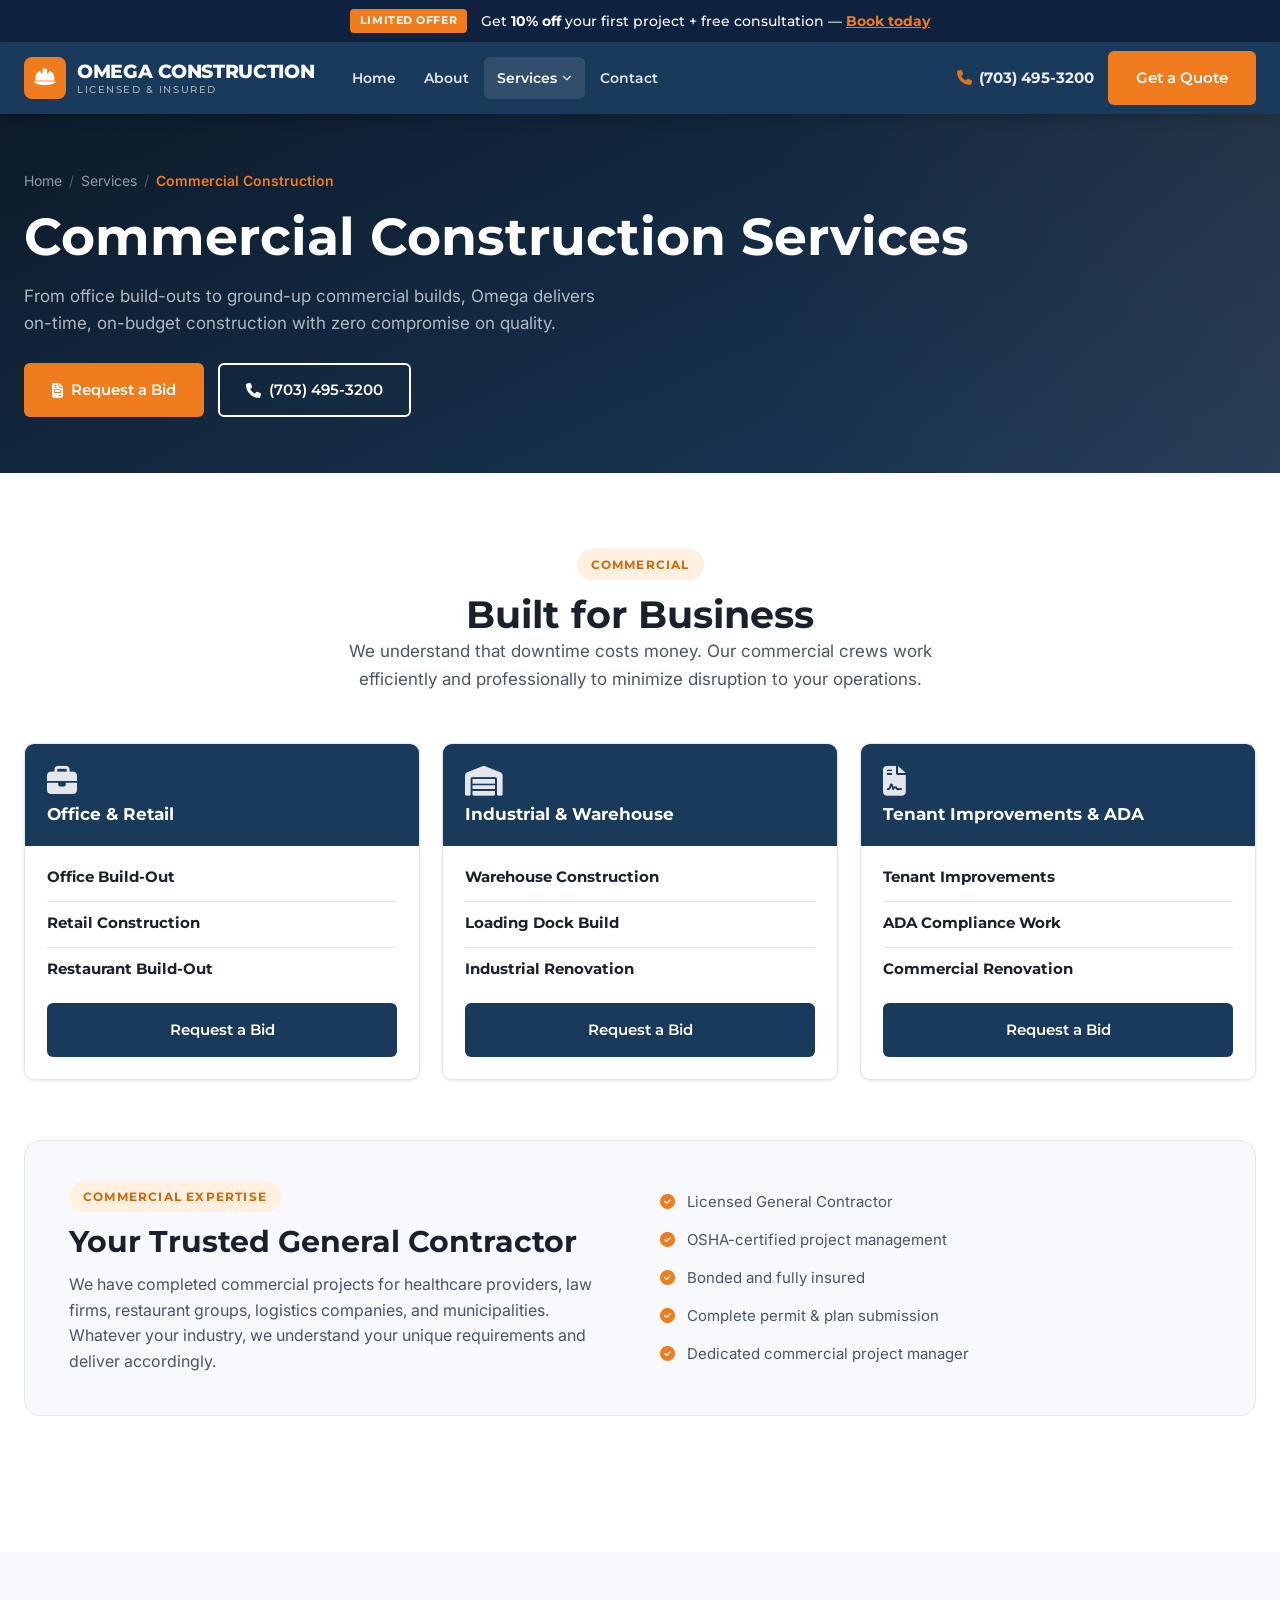
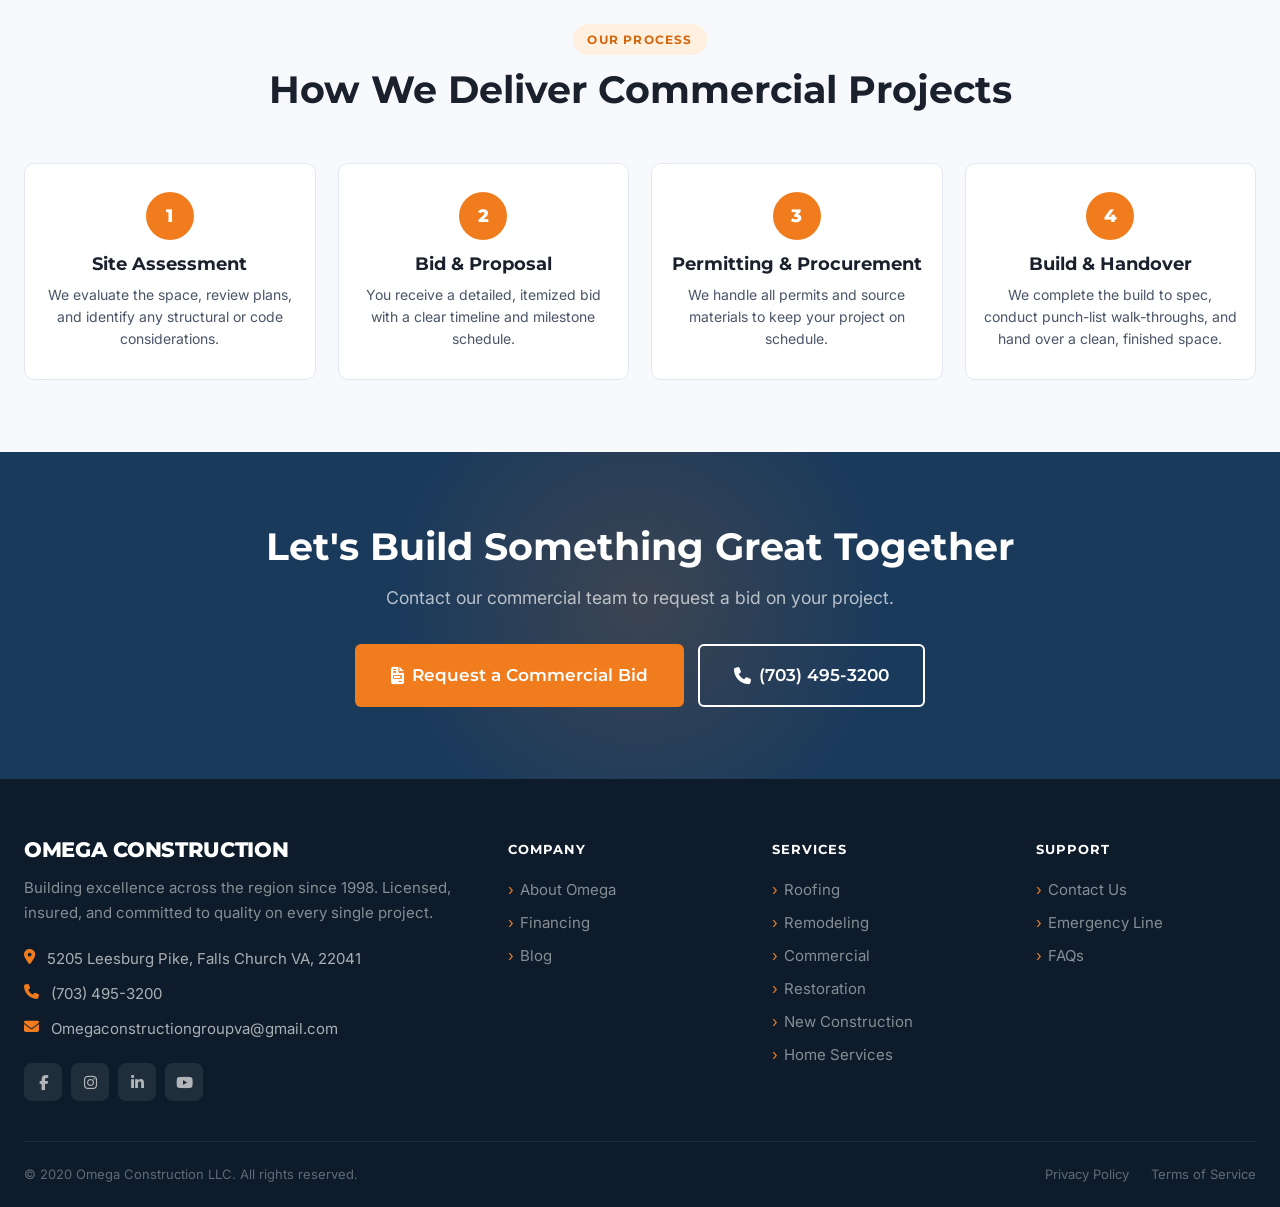
<file: commercial.html>
<!DOCTYPE html>
<html lang="en">
<head>
  <meta charset="UTF-8">
  <meta name="viewport" content="width=device-width, initial-scale=1.0">
  <title>Commercial Construction — Omega Construction</title>
  <meta name="description" content="Full-service commercial construction including office build-outs, retail, warehouse, and tenant improvements. On time, on budget.">
  <link rel="icon" type="image/svg+xml" href="favicon.svg">
  <link rel="stylesheet" href="css/style.css">
  <link rel="stylesheet" href="https://cdnjs.cloudflare.com/ajax/libs/font-awesome/6.5.0/css/all.min.css">
</head>
<body>

  <div class="top-banner">
    <div class="top-banner-inner">
      <span class="tag">Limited Offer</span>
      <span>Get <strong>10% off</strong> your first project + free consultation — <a href="contact.html">Book today</a></span>
    </div>
  </div>

  <header class="site-header">
    <div class="container">
      <div class="header-inner">
        <a href="index.html" class="logo">
          <div class="logo-icon"><i class="fas fa-helmet-safety"></i></div>
          <div class="logo-text">OMEGA CONSTRUCTION<span>Licensed &amp; Insured</span></div>
        </a>
        <nav class="main-nav">
          <ul>
            <li><a href="index.html">Home</a></li>
            <li><a href="about.html">About</a></li>
            <li class="active">
              <a href="#">Services <i class="fas fa-chevron-down chevron"></i></a>
              <ul class="dropdown">
                <li><a href="roofing.html"><span class="dd-icon"><i class="fas fa-house-chimney"></i></span>Roofing</a></li>
                <li><a href="remodeling.html"><span class="dd-icon"><i class="fas fa-paint-roller"></i></span>Remodeling</a></li>
                <li><a href="commercial.html"><span class="dd-icon"><i class="fas fa-building"></i></span>Commercial</a></li>
                <li><a href="restoration.html"><span class="dd-icon"><i class="fas fa-wrench"></i></span>Restoration</a></li>
                <li><a href="new-construction.html"><span class="dd-icon"><i class="fas fa-hard-hat"></i></span>New Construction</a></li>
                <li><a href="home-services.html"><span class="dd-icon"><i class="fas fa-screwdriver-wrench"></i></span>Home Services</a></li>
              </ul>
            </li>
            <li><a href="contact.html">Contact</a></li>
          </ul>
        </nav>
        <div class="header-cta">
          <a href="tel:+17034953200" class="phone-link"><i class="fas fa-phone"></i>(703) 495-3200</a>
          <a href="contact.html" class="btn btn-accent">Get a Quote</a>
        </div>
        <button class="hamburger" id="hamburger" aria-label="Toggle menu"><span></span><span></span><span></span></button>
      </div>
    </div>
    <div class="mobile-menu" id="mobile-menu">
      <ul>
        <li><a href="index.html">Home</a></li>
        <li><a href="about.html">About</a></li>
        <li>
          <div class="mobile-sub-trigger">Services <i class="fas fa-chevron-down"></i></div>
          <ul class="mobile-sub">
            <li><a href="roofing.html">Roofing</a></li>
            <li><a href="remodeling.html">Remodeling</a></li>
            <li><a href="commercial.html">Commercial</a></li>
            <li><a href="restoration.html">Restoration</a></li>
            <li><a href="new-construction.html">New Construction</a></li>
            <li><a href="home-services.html">Home Services</a></li>
          </ul>
        </li>
        <li><a href="contact.html">Contact</a></li>
        <li><a href="tel:+17034953200"><i class="fas fa-phone" style="margin-right:8px;color:#f07c1e"></i>(703) 495-3200</a></li>
      </ul>
    </div>
  </header>

  <section class="page-hero">
    <div class="container">
      <div class="page-hero-inner">
        <div class="breadcrumb">
          <a href="index.html">Home</a><span class="sep">/</span>
          <a href="#">Services</a><span class="sep">/</span>
          <span class="cur">Commercial Construction</span>
        </div>
        <h1>Commercial Construction Services</h1>
        <p>From office build-outs to ground-up commercial builds, Omega delivers on-time, on-budget construction with zero compromise on quality.</p>
        <div class="page-hero-actions">
          <a href="contact.html" class="btn btn-accent"><i class="fas fa-file-invoice"></i>Request a Bid</a>
          <a href="tel:+17034953200" class="btn btn-outline"><i class="fas fa-phone"></i>(703) 495-3200</a>
        </div>
      </div>
    </div>
  </section>

  <section class="svc-page">
    <div class="container">
      <div class="section-header anim">
        <div class="section-label">Commercial</div>
        <h2>Built for Business</h2>
        <p class="section-sub">We understand that downtime costs money. Our commercial crews work efficiently and professionally to minimize disruption to your operations.</p>
      </div>

      <div class="svc-cards-grid">

        <div class="svc-card anim d1">
          <div class="svc-card-head">
            <i class="fas fa-briefcase"></i>
            <h3>Office &amp; Retail</h3>
          </div>
          <div class="svc-card-body">
            <div class="svc-items">
              <div class="svc-item">
                <div class="svc-item-info">
                  <h4>Office Build-Out</h4>
                </div>
              </div>
              <div class="svc-item">
                <div class="svc-item-info">
                  <h4>Retail Construction</h4>
                </div>
              </div>
              <div class="svc-item">
                <div class="svc-item-info">
                  <h4>Restaurant Build-Out</h4>
                </div>
              </div>
            </div>
          </div>
          <div class="svc-card-foot">
            <a href="contact.html" class="btn btn-primary" style="width:100%;justify-content:center">Request a Bid</a>
          </div>
        </div>

        <div class="svc-card anim d2">
          <div class="svc-card-head">
            <i class="fas fa-warehouse"></i>
            <h3>Industrial &amp; Warehouse</h3>
          </div>
          <div class="svc-card-body">
            <div class="svc-items">
              <div class="svc-item">
                <div class="svc-item-info">
                  <h4>Warehouse Construction</h4>
                </div>
              </div>
              <div class="svc-item">
                <div class="svc-item-info">
                  <h4>Loading Dock Build</h4>
                </div>
              </div>
              <div class="svc-item">
                <div class="svc-item-info">
                  <h4>Industrial Renovation</h4>
                </div>
              </div>
            </div>
          </div>
          <div class="svc-card-foot">
            <a href="contact.html" class="btn btn-primary" style="width:100%;justify-content:center">Request a Bid</a>
          </div>
        </div>

        <div class="svc-card anim d3">
          <div class="svc-card-head">
            <i class="fas fa-file-contract"></i>
            <h3>Tenant Improvements &amp; ADA</h3>
          </div>
          <div class="svc-card-body">
            <div class="svc-items">
              <div class="svc-item">
                <div class="svc-item-info">
                  <h4>Tenant Improvements</h4>
                </div>
              </div>
              <div class="svc-item">
                <div class="svc-item-info">
                  <h4>ADA Compliance Work</h4>
                </div>
              </div>
              <div class="svc-item">
                <div class="svc-item-info">
                  <h4>Commercial Renovation</h4>
                </div>
              </div>
            </div>
          </div>
          <div class="svc-card-foot">
            <a href="contact.html" class="btn btn-primary" style="width:100%;justify-content:center">Request a Bid</a>
          </div>
        </div>

      </div>

      <div style="background:var(--bg);border-radius:var(--r-lg);padding:40px 44px;border:1px solid var(--border);margin-bottom:60px" class="anim">
        <div style="display:grid;grid-template-columns:1fr 1fr;gap:40px;align-items:center">
          <div>
            <div class="section-label">Commercial Expertise</div>
            <h2 style="font-size:1.875rem">Your Trusted General Contractor</h2>
            <p style="margin-top:12px">We have completed commercial projects for healthcare providers, law firms, restaurant groups, logistics companies, and municipalities. Whatever your industry, we understand your unique requirements and deliver accordingly.</p>
          </div>
          <div style="display:flex;flex-direction:column;gap:14px">
            <div class="prog-feature" style="color:var(--text-mid)"><i class="fas fa-check-circle" style="color:var(--accent)"></i>Licensed General Contractor</div>
            <div class="prog-feature" style="color:var(--text-mid)"><i class="fas fa-check-circle" style="color:var(--accent)"></i>OSHA-certified project management</div>
            <div class="prog-feature" style="color:var(--text-mid)"><i class="fas fa-check-circle" style="color:var(--accent)"></i>Bonded and fully insured</div>
            <div class="prog-feature" style="color:var(--text-mid)"><i class="fas fa-check-circle" style="color:var(--accent)"></i>Complete permit &amp; plan submission</div>
            <div class="prog-feature" style="color:var(--text-mid)"><i class="fas fa-check-circle" style="color:var(--accent)"></i>Dedicated commercial project manager</div>
          </div>
        </div>
      </div>
    </div>
  </section>

  <section class="process-section">
    <div class="container">
      <div class="section-header anim">
        <div class="section-label">Our Process</div>
        <h2>How We Deliver Commercial Projects</h2>
      </div>
      <div class="process-steps">
        <div class="process-step anim d1">
          <div class="step-num">1</div>
          <h4>Site Assessment</h4>
          <p>We evaluate the space, review plans, and identify any structural or code considerations.</p>
        </div>
        <div class="process-step anim d2">
          <div class="step-num">2</div>
          <h4>Bid &amp; Proposal</h4>
          <p>You receive a detailed, itemized bid with a clear timeline and milestone schedule.</p>
        </div>
        <div class="process-step anim d3">
          <div class="step-num">3</div>
          <h4>Permitting &amp; Procurement</h4>
          <p>We handle all permits and source materials to keep your project on schedule.</p>
        </div>
        <div class="process-step anim d4">
          <div class="step-num">4</div>
          <h4>Build &amp; Handover</h4>
          <p>We complete the build to spec, conduct punch-list walk-throughs, and hand over a clean, finished space.</p>
        </div>
      </div>
    </div>
  </section>

  <section class="cta-band">
    <div class="container">
      <h2 class="anim">Let's Build Something Great Together</h2>
      <p class="anim d1">Contact our commercial team to request a bid on your project.</p>
      <div class="cta-actions anim d2">
        <a href="contact.html" class="btn btn-accent btn-lg"><i class="fas fa-file-invoice"></i>Request a Commercial Bid</a>
        <a href="tel:+17034953200" class="btn btn-outline btn-lg"><i class="fas fa-phone"></i>(703) 495-3200</a>
      </div>
    </div>
  </section>

  <footer class="site-footer">
    <div class="container">
      <div class="footer-top">
        <div class="footer-grid">
          <div class="footer-brand">
            <div class="logo-text">OMEGA CONSTRUCTION</div>
            <p class="footer-tagline">Building excellence across the region since 1998. Licensed, insured, and committed to quality on every single project.</p>
            <div class="f-contact-item"><i class="fas fa-map-marker-alt"></i>5205 Leesburg Pike, Falls Church VA, 22041</div>
            <div class="f-contact-item"><i class="fas fa-phone"></i>(703) 495-3200</div>
            <div class="f-contact-item"><i class="fas fa-envelope"></i>Omegaconstructiongroupva@gmail.com</div>
            <div class="social-row">
              <a href="#" class="soc-link"><i class="fab fa-facebook-f"></i></a>
              <a href="#" class="soc-link"><i class="fab fa-instagram"></i></a>
              <a href="#" class="soc-link"><i class="fab fa-linkedin-in"></i></a>
              <a href="#" class="soc-link"><i class="fab fa-youtube"></i></a>
            </div>
          </div>
          <div><div class="footer-col-title">Company</div><div class="footer-links"><a href="about.html">About Omega</a><a href="contact.html">Financing</a><a href="contact.html">Blog</a></div></div>
          <div><div class="footer-col-title">Services</div><div class="footer-links"><a href="roofing.html">Roofing</a><a href="remodeling.html">Remodeling</a><a href="commercial.html">Commercial</a><a href="restoration.html">Restoration</a><a href="new-construction.html">New Construction</a><a href="home-services.html">Home Services</a></div></div>
          <div><div class="footer-col-title">Support</div><div class="footer-links"><a href="contact.html">Contact Us</a><a href="contact.html">Emergency Line</a><a href="contact.html">FAQs</a></div></div>
        </div>
      </div>
      <div class="footer-bottom">
        <div class="footer-copy">&copy; 2020 Omega Construction LLC. All rights reserved.</div>
        <div class="footer-legal"><a href="#">Privacy Policy</a><a href="#">Terms of Service</a></div>
      </div>
    </div>
  </footer>

  <script src="js/main.js"></script>
</body>
</html>
</file>
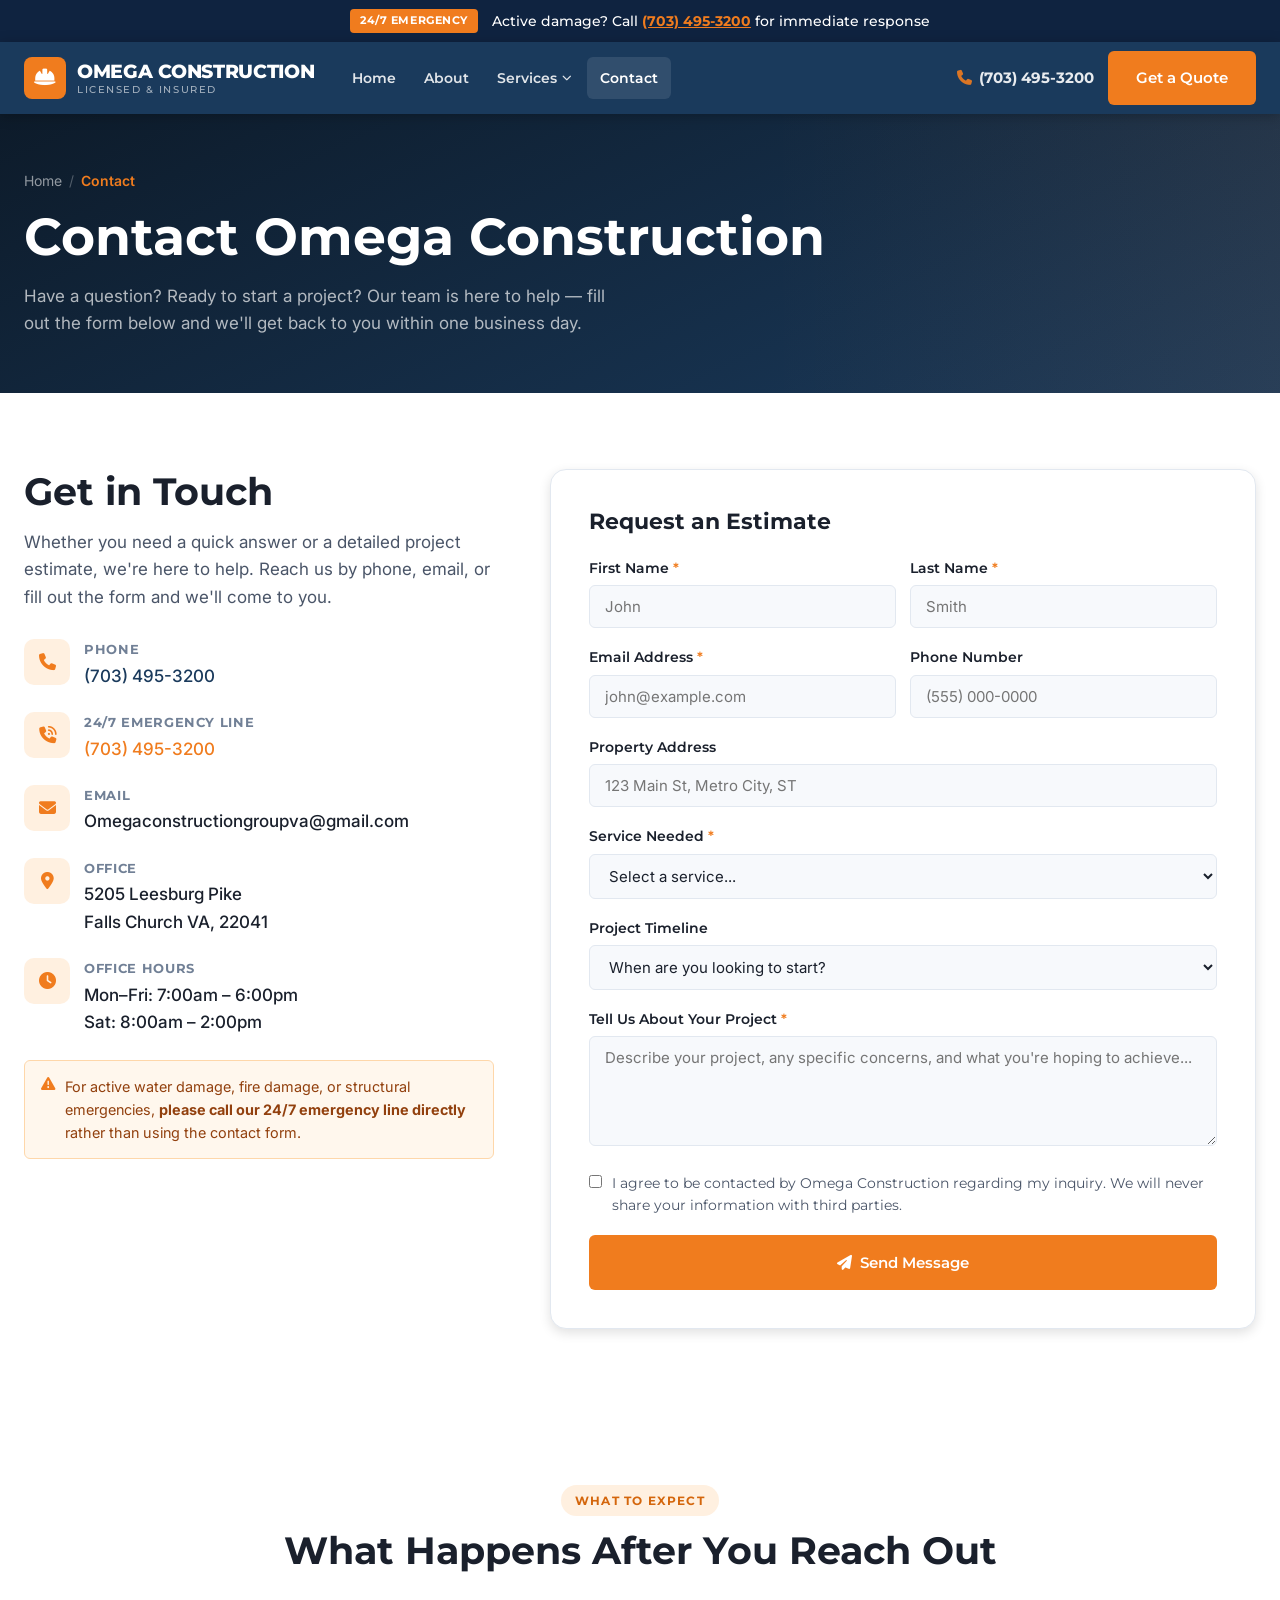
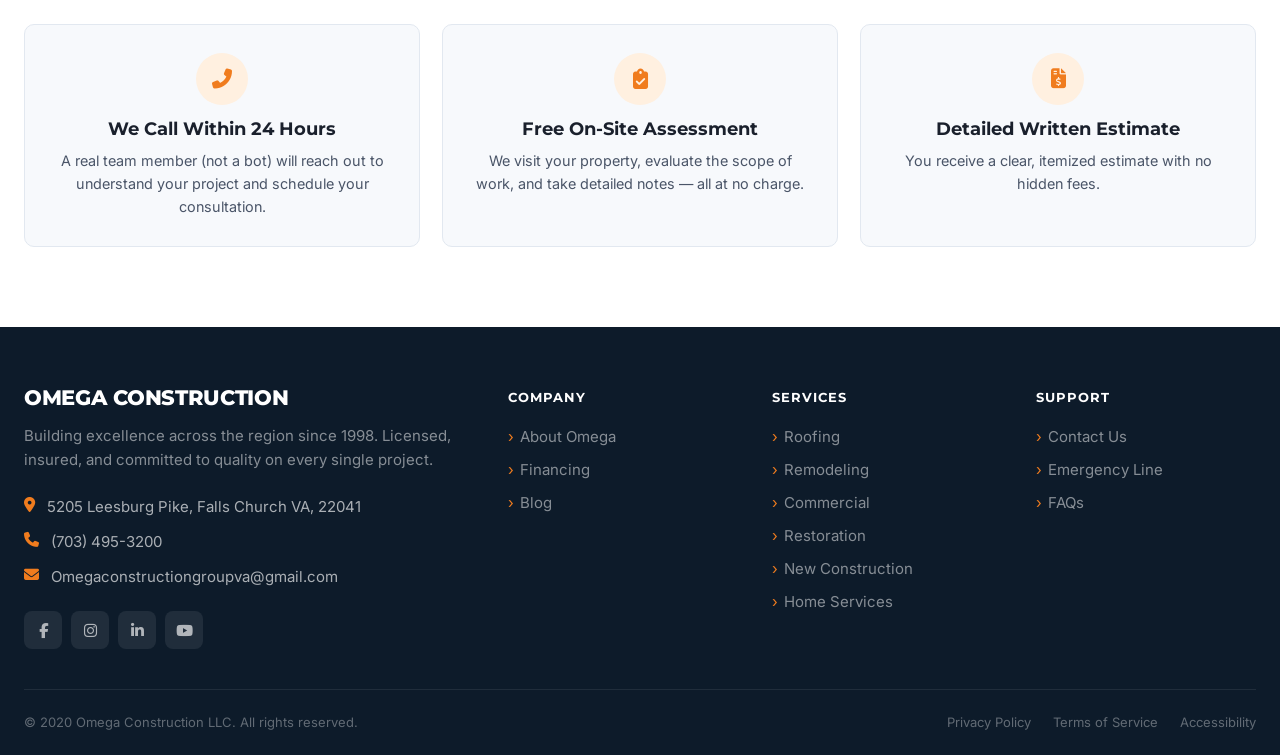
<file: contact.html>
<!DOCTYPE html>
<html lang="en">
<head>
  <meta charset="UTF-8">
  <meta name="viewport" content="width=device-width, initial-scale=1.0">
  <title>Contact Us — Omega Construction</title>
  <meta name="description" content="Get in touch with Omega Construction. Request a free estimate, ask a question, or call our 24/7 emergency line.">
  <link rel="icon" type="image/svg+xml" href="favicon.svg">
  <link rel="stylesheet" href="css/style.css">
  <link rel="stylesheet" href="https://cdnjs.cloudflare.com/ajax/libs/font-awesome/6.5.0/css/all.min.css">
</head>
<body>

  <div class="top-banner">
    <div class="top-banner-inner">
      <span class="tag">24/7 Emergency</span>
      <span>Active damage? Call <a href="tel:+17034953200">(703) 495-3200</a> for immediate response</span>
    </div>
  </div>

  <header class="site-header">
    <div class="container">
      <div class="header-inner">
        <a href="index.html" class="logo">
          <div class="logo-icon"><i class="fas fa-helmet-safety"></i></div>
          <div class="logo-text">OMEGA CONSTRUCTION<span>Licensed &amp; Insured</span></div>
        </a>
        <nav class="main-nav">
          <ul>
            <li><a href="index.html">Home</a></li>
            <li><a href="about.html">About</a></li>
            <li>
              <a href="#">Services <i class="fas fa-chevron-down chevron"></i></a>
              <ul class="dropdown">
                <li><a href="roofing.html"><span class="dd-icon"><i class="fas fa-house-chimney"></i></span>Roofing</a></li>
                <li><a href="remodeling.html"><span class="dd-icon"><i class="fas fa-paint-roller"></i></span>Remodeling</a></li>
                <li><a href="commercial.html"><span class="dd-icon"><i class="fas fa-building"></i></span>Commercial</a></li>
                <li><a href="restoration.html"><span class="dd-icon"><i class="fas fa-wrench"></i></span>Restoration</a></li>
                <li><a href="new-construction.html"><span class="dd-icon"><i class="fas fa-hard-hat"></i></span>New Construction</a></li>
                <li><a href="home-services.html"><span class="dd-icon"><i class="fas fa-screwdriver-wrench"></i></span>Home Services</a></li>
              </ul>
            </li>
            <li class="active"><a href="contact.html">Contact</a></li>
          </ul>
        </nav>
        <div class="header-cta">
          <a href="tel:+17034953200" class="phone-link"><i class="fas fa-phone"></i>(703) 495-3200</a>
          <a href="contact.html" class="btn btn-accent">Get a Quote</a>
        </div>
        <button class="hamburger" id="hamburger" aria-label="Toggle menu"><span></span><span></span><span></span></button>
      </div>
    </div>
    <div class="mobile-menu" id="mobile-menu">
      <ul>
        <li><a href="index.html">Home</a></li>
        <li><a href="about.html">About</a></li>
        <li>
          <div class="mobile-sub-trigger">Services <i class="fas fa-chevron-down"></i></div>
          <ul class="mobile-sub">
            <li><a href="roofing.html">Roofing</a></li>
            <li><a href="remodeling.html">Remodeling</a></li>
            <li><a href="commercial.html">Commercial</a></li>
            <li><a href="restoration.html">Restoration</a></li>
            <li><a href="new-construction.html">New Construction</a></li>
            <li><a href="home-services.html">Home Services</a></li>
          </ul>
        </li>
        <li><a href="contact.html">Contact</a></li>
        <li><a href="tel:+17034953200"><i class="fas fa-phone" style="margin-right:8px;color:#f07c1e"></i>(703) 495-3200</a></li>
      </ul>
    </div>
  </header>

  <!-- PAGE HERO -->
  <section class="page-hero">
    <div class="container">
      <div class="page-hero-inner">
        <div class="breadcrumb">
          <a href="index.html">Home</a><span class="sep">/</span>
          <span class="cur">Contact</span>
        </div>
        <h1>Contact Omega Construction</h1>
        <p>Have a question? Ready to start a project? Our team is here to help — fill out the form below and we'll get back to you within one business day.</p>
      </div>
    </div>
  </section>

  <!-- CONTACT SECTION -->
  <section class="contact-section">
    <div class="container">
      <div class="contact-grid">

        <!-- Contact Info -->
        <div class="contact-info anim">
          <h2>Get in Touch</h2>
          <p>Whether you need a quick answer or a detailed project estimate, we're here to help. Reach us by phone, email, or fill out the form and we'll come to you.</p>

          <div class="contact-detail">
            <div class="cd-icon"><i class="fas fa-phone"></i></div>
            <div>
              <div class="cd-label">Phone</div>
              <div class="cd-value"><a href="tel:+17034953200" style="color:var(--primary)">(703) 495-3200</a></div>
            </div>
          </div>

          <div class="contact-detail">
            <div class="cd-icon"><i class="fas fa-phone-volume"></i></div>
            <div>
              <div class="cd-label">24/7 Emergency Line</div>
              <div class="cd-value"><a href="tel:+17034953200" style="color:var(--accent)">(703) 495-3200</a></div>
            </div>
          </div>

          <div class="contact-detail">
            <div class="cd-icon"><i class="fas fa-envelope"></i></div>
            <div>
              <div class="cd-label">Email</div>
              <div class="cd-value">Omegaconstructiongroupva@gmail.com</div>
            </div>
          </div>

          <div class="contact-detail">
            <div class="cd-icon"><i class="fas fa-map-marker-alt"></i></div>
            <div>
              <div class="cd-label">Office</div>
              <div class="cd-value">5205 Leesburg Pike<br>Falls Church VA, 22041</div>
            </div>
          </div>

          <div class="contact-detail">
            <div class="cd-icon"><i class="fas fa-clock"></i></div>
            <div>
              <div class="cd-label">Office Hours</div>
              <div class="cd-value">Mon–Fri: 7:00am – 6:00pm<br>Sat: 8:00am – 2:00pm</div>
            </div>
          </div>

          <div class="emergency-note">
            <i class="fas fa-triangle-exclamation"></i>
            <span>For active water damage, fire damage, or structural emergencies, <strong>please call our 24/7 emergency line directly</strong> rather than using the contact form.</span>
          </div>

        </div>

        <!-- Contact Form -->
        <div class="contact-form-wrap anim d2">
          <h3>Request an Estimate</h3>
          <form id="contact-form" novalidate>
            <div class="form-row">
              <div class="form-group">
                <label for="fname">First Name <span style="color:var(--accent)">*</span></label>
                <input type="text" id="fname" name="fname" placeholder="John" required>
              </div>
              <div class="form-group">
                <label for="lname">Last Name <span style="color:var(--accent)">*</span></label>
                <input type="text" id="lname" name="lname" placeholder="Smith" required>
              </div>
            </div>
            <div class="form-row">
              <div class="form-group">
                <label for="email">Email Address <span style="color:var(--accent)">*</span></label>
                <input type="email" id="email" name="email" placeholder="john@example.com" required>
              </div>
              <div class="form-group">
                <label for="phone">Phone Number</label>
                <input type="tel" id="phone" name="phone" placeholder="(555) 000-0000">
              </div>
            </div>
            <div class="form-group">
              <label for="address">Property Address</label>
              <input type="text" id="address" name="address" placeholder="123 Main St, Metro City, ST">
            </div>
            <div class="form-group">
              <label for="service">Service Needed <span style="color:var(--accent)">*</span></label>
              <select id="service" name="service" required>
                <option value="" disabled selected>Select a service...</option>
                <option value="roofing">Roofing</option>
                <option value="remodeling">Remodeling</option>
                <option value="commercial">Commercial Construction</option>
                <option value="restoration">Restoration / Emergency</option>
                <option value="new-construction">New Construction</option>
                <option value="omega-care">Omega Care Program</option>
                <option value="other">Other / Not Sure</option>
              </select>
            </div>
            <div class="form-group">
              <label for="timeline">Project Timeline</label>
              <select id="timeline" name="timeline">
                <option value="" disabled selected>When are you looking to start?</option>
                <option value="asap">As soon as possible / Emergency</option>
                <option value="1month">Within 1 month</option>
                <option value="3months">Within 3 months</option>
                <option value="6months">Within 6 months</option>
                <option value="planning">Just planning / Getting estimates</option>
              </select>
            </div>
            <div class="form-group">
              <label for="message">Tell Us About Your Project <span style="color:var(--accent)">*</span></label>
              <textarea id="message" name="message" placeholder="Describe your project, any specific concerns, and what you're hoping to achieve..." required></textarea>
            </div>
            <div class="form-group">
              <label style="display:flex;align-items:flex-start;gap:10px;cursor:pointer;font-weight:400">
                <input type="checkbox" name="consent" style="width:auto;margin-top:3px;flex-shrink:0">
                <span style="font-size:.875rem;color:var(--text-mid)">I agree to be contacted by Omega Construction regarding my inquiry. We will never share your information with third parties.</span>
              </label>
            </div>
            <div class="form-submit">
              <button type="submit" class="btn btn-accent btn-lg"><i class="fas fa-paper-plane"></i>Send Message</button>
            </div>
            <div id="form-success" class="form-success">
              <i class="fas fa-circle-check" style="color:var(--accent);font-size:1.25rem"></i>
              <div>
                <strong>Message sent successfully!</strong><br>
                <span style="font-weight:400;font-size:.875rem">A member of our team will reach out within one business day. For urgent needs, call (703) 495-3200.</span>
              </div>
            </div>
          </form>
        </div>

      </div>
    </div>
  </section>

  <!-- WHY CONTACT US -->
  <section class="why-section" style="background:white">
    <div class="container">
      <div class="section-header anim">
        <div class="section-label">What to Expect</div>
        <h2>What Happens After You Reach Out</h2>
      </div>
      <div style="display:grid;grid-template-columns:repeat(3,1fr);gap:22px" class="anim">
        <div style="background:var(--bg);border-radius:var(--r-md);padding:28px;border:1px solid var(--border);text-align:center">
          <div style="width:52px;height:52px;background:var(--accent-light);border-radius:50%;display:flex;align-items:center;justify-content:center;color:var(--accent);font-size:1.25rem;margin:0 auto 14px">
            <i class="fas fa-phone-flip"></i>
          </div>
          <h4 style="margin-bottom:8px">We Call Within 24 Hours</h4>
          <p style="font-size:.9rem">A real team member (not a bot) will reach out to understand your project and schedule your consultation.</p>
        </div>
        <div style="background:var(--bg);border-radius:var(--r-md);padding:28px;border:1px solid var(--border);text-align:center">
          <div style="width:52px;height:52px;background:var(--accent-light);border-radius:50%;display:flex;align-items:center;justify-content:center;color:var(--accent);font-size:1.25rem;margin:0 auto 14px">
            <i class="fas fa-clipboard-check"></i>
          </div>
          <h4 style="margin-bottom:8px">Free On-Site Assessment</h4>
          <p style="font-size:.9rem">We visit your property, evaluate the scope of work, and take detailed notes — all at no charge.</p>
        </div>
        <div style="background:var(--bg);border-radius:var(--r-md);padding:28px;border:1px solid var(--border);text-align:center">
          <div style="width:52px;height:52px;background:var(--accent-light);border-radius:50%;display:flex;align-items:center;justify-content:center;color:var(--accent);font-size:1.25rem;margin:0 auto 14px">
            <i class="fas fa-file-invoice-dollar"></i>
          </div>
          <h4 style="margin-bottom:8px">Detailed Written Estimate</h4>
          <p style="font-size:.9rem">You receive a clear, itemized estimate with no hidden fees.</p>
        </div>
      </div>
    </div>
  </section>

  <!-- FOOTER -->
  <footer class="site-footer">
    <div class="container">
      <div class="footer-top">
        <div class="footer-grid">
          <div class="footer-brand">
            <div class="logo-text">OMEGA CONSTRUCTION</div>
            <p class="footer-tagline">Building excellence across the region since 1998. Licensed, insured, and committed to quality on every single project.</p>
            <div class="f-contact-item"><i class="fas fa-map-marker-alt"></i>5205 Leesburg Pike, Falls Church VA, 22041</div>
            <div class="f-contact-item"><i class="fas fa-phone"></i>(703) 495-3200</div>
            <div class="f-contact-item"><i class="fas fa-envelope"></i>Omegaconstructiongroupva@gmail.com</div>
            <div class="social-row">
              <a href="#" class="soc-link"><i class="fab fa-facebook-f"></i></a>
              <a href="#" class="soc-link"><i class="fab fa-instagram"></i></a>
              <a href="#" class="soc-link"><i class="fab fa-linkedin-in"></i></a>
              <a href="#" class="soc-link"><i class="fab fa-youtube"></i></a>
            </div>
          </div>
          <div><div class="footer-col-title">Company</div><div class="footer-links"><a href="about.html">About Omega</a><a href="contact.html">Financing</a><a href="contact.html">Blog</a></div></div>
          <div><div class="footer-col-title">Services</div><div class="footer-links"><a href="roofing.html">Roofing</a><a href="remodeling.html">Remodeling</a><a href="commercial.html">Commercial</a><a href="restoration.html">Restoration</a><a href="new-construction.html">New Construction</a><a href="home-services.html">Home Services</a></div></div>
          <div><div class="footer-col-title">Support</div><div class="footer-links"><a href="contact.html">Contact Us</a><a href="contact.html">Emergency Line</a><a href="contact.html">FAQs</a></div></div>
        </div>
      </div>
      <div class="footer-bottom">
        <div class="footer-copy">&copy; 2020 Omega Construction LLC. All rights reserved.</div>
        <div class="footer-legal"><a href="#">Privacy Policy</a><a href="#">Terms of Service</a><a href="#">Accessibility</a></div>
      </div>
    </div>
  </footer>

  <script src="js/main.js"></script>
</body>
</html>
</file>
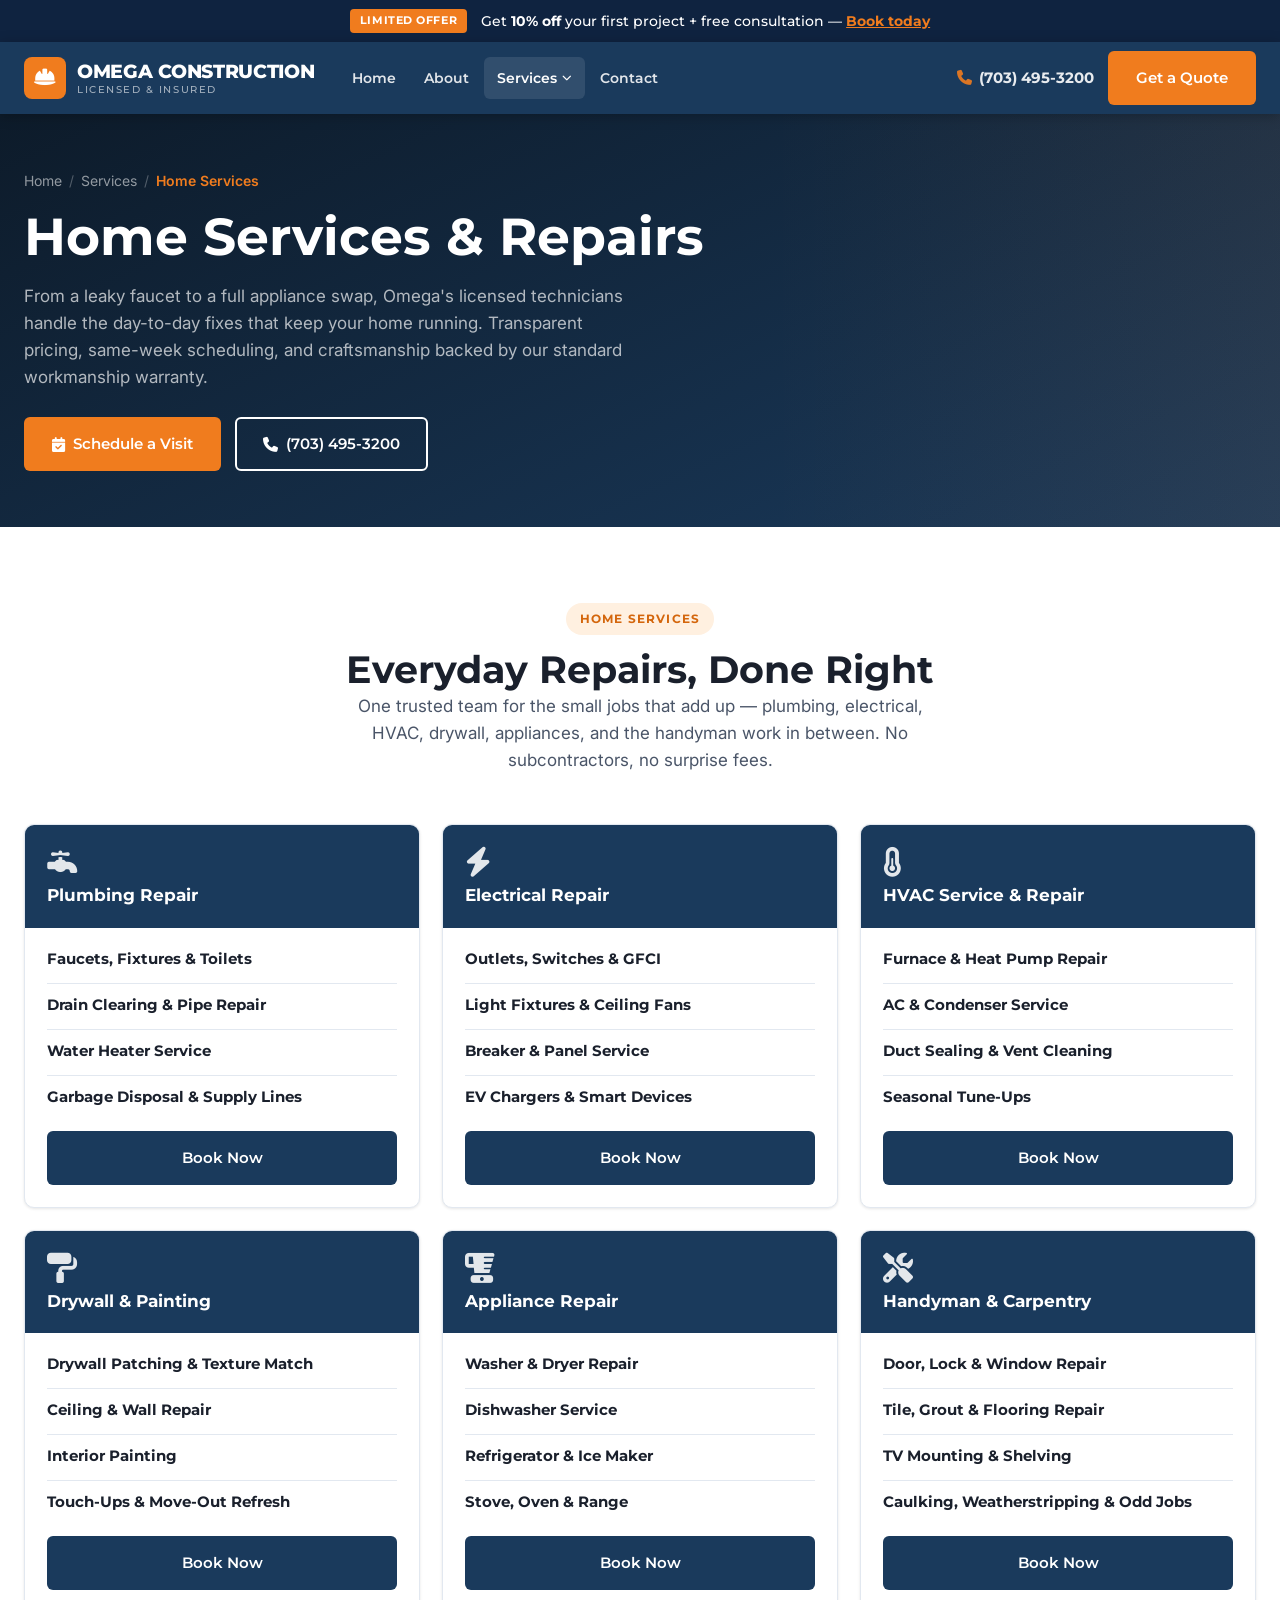
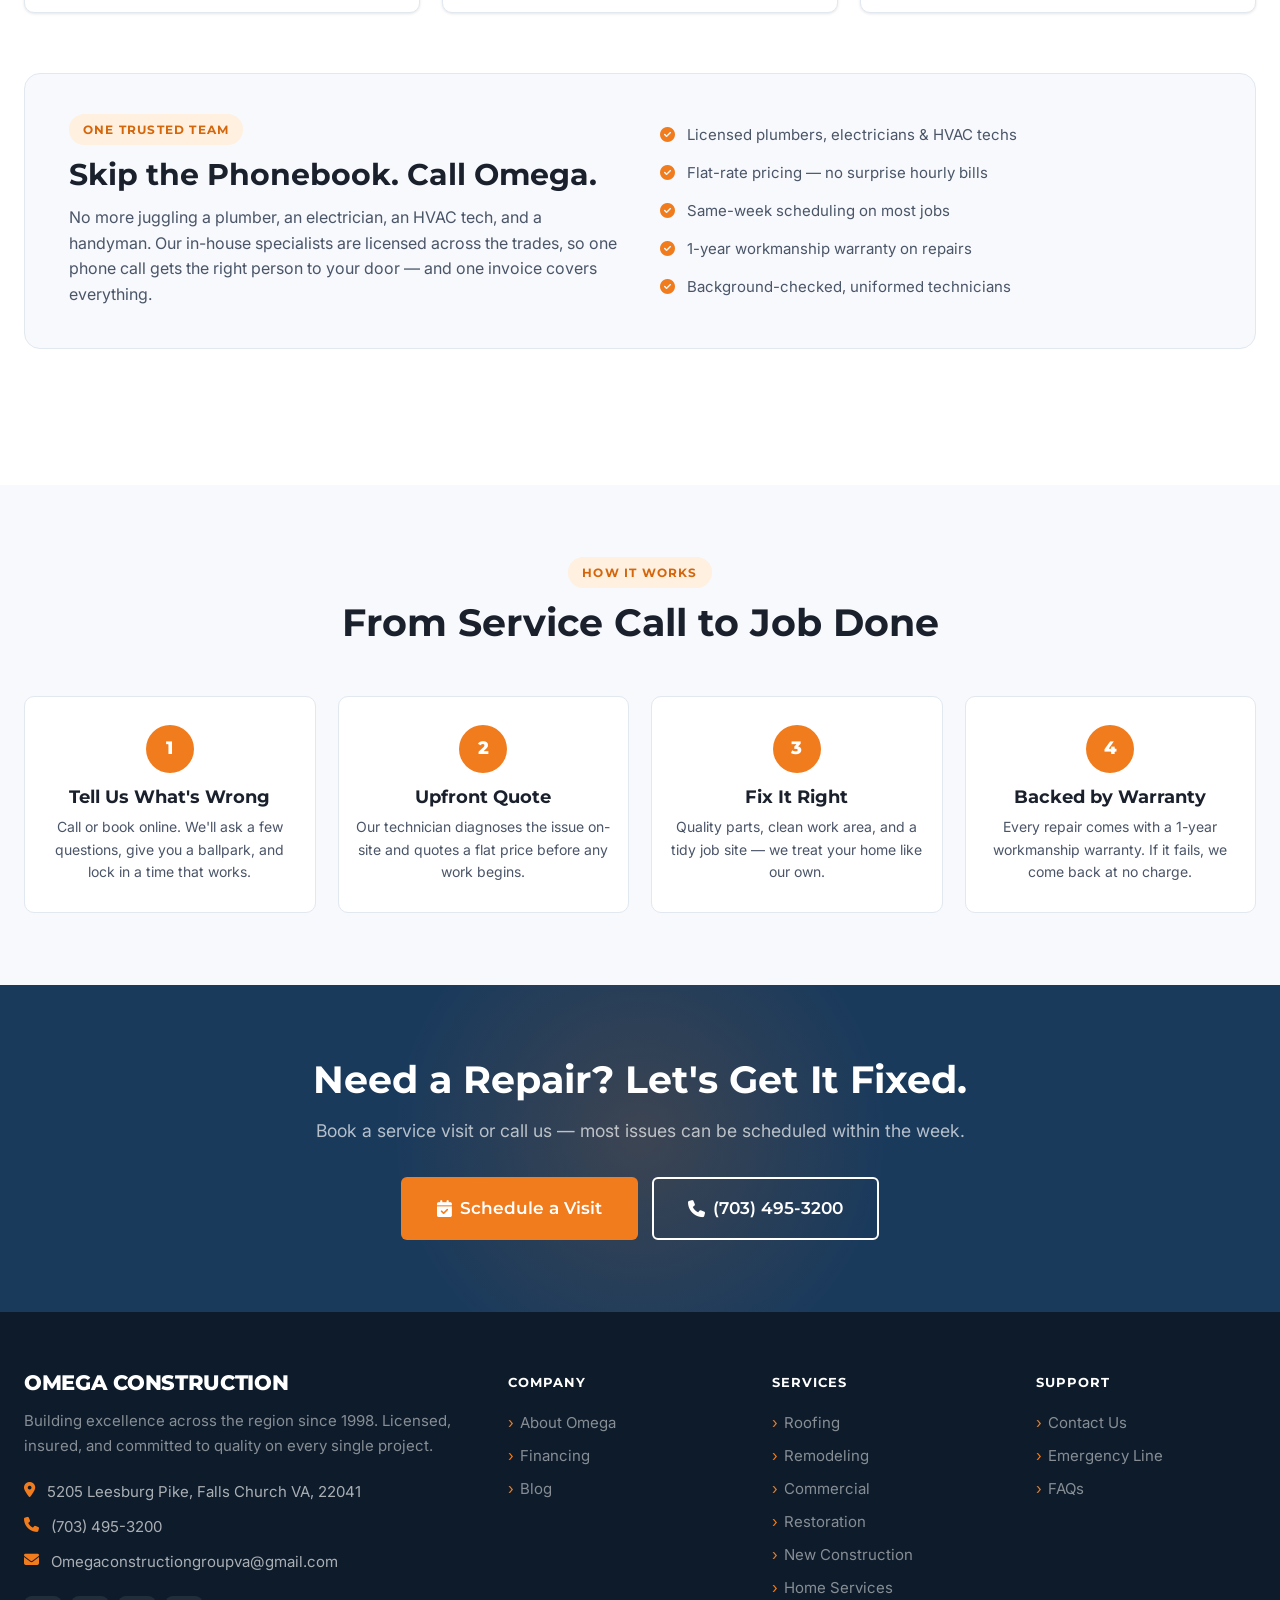
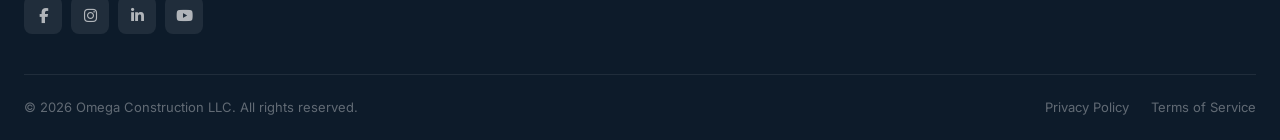
<file: home-services.html>
<!DOCTYPE html>
<html lang="en">
<head>
  <meta charset="UTF-8">
  <meta name="viewport" content="width=device-width, initial-scale=1.0">
  <title>Home Services &amp; Repairs — Omega Construction</title>
  <meta name="description" content="Plumbing, electrical, HVAC, drywall, painting, appliance repair, and handyman services. Licensed technicians, upfront pricing, same-week scheduling.">
  <link rel="icon" type="image/svg+xml" href="favicon.svg">
  <link rel="stylesheet" href="css/style.css">
  <link rel="stylesheet" href="https://cdnjs.cloudflare.com/ajax/libs/font-awesome/6.5.0/css/all.min.css">
</head>
<body>

  <div class="top-banner">
    <div class="top-banner-inner">
      <span class="tag">Limited Offer</span>
      <span>Get <strong>10% off</strong> your first project + free consultation — <a href="contact.html">Book today</a></span>
    </div>
  </div>

  <header class="site-header">
    <div class="container">
      <div class="header-inner">
        <a href="index.html" class="logo">
          <div class="logo-icon"><i class="fas fa-helmet-safety"></i></div>
          <div class="logo-text">OMEGA CONSTRUCTION<span>Licensed &amp; Insured</span></div>
        </a>
        <nav class="main-nav">
          <ul>
            <li><a href="index.html">Home</a></li>
            <li><a href="about.html">About</a></li>
            <li class="active">
              <a href="#">Services <i class="fas fa-chevron-down chevron"></i></a>
              <ul class="dropdown">
                <li><a href="roofing.html"><span class="dd-icon"><i class="fas fa-house-chimney"></i></span>Roofing</a></li>
                <li><a href="remodeling.html"><span class="dd-icon"><i class="fas fa-paint-roller"></i></span>Remodeling</a></li>
                <li><a href="commercial.html"><span class="dd-icon"><i class="fas fa-building"></i></span>Commercial</a></li>
                <li><a href="restoration.html"><span class="dd-icon"><i class="fas fa-wrench"></i></span>Restoration</a></li>
                <li><a href="new-construction.html"><span class="dd-icon"><i class="fas fa-hard-hat"></i></span>New Construction</a></li>
                <li><a href="home-services.html"><span class="dd-icon"><i class="fas fa-screwdriver-wrench"></i></span>Home Services</a></li>
              </ul>
            </li>
            <li><a href="contact.html">Contact</a></li>
          </ul>
        </nav>
        <div class="header-cta">
          <a href="tel:+17034953200" class="phone-link"><i class="fas fa-phone"></i>(703) 495-3200</a>
          <a href="contact.html" class="btn btn-accent">Get a Quote</a>
        </div>
        <button class="hamburger" id="hamburger" aria-label="Toggle menu"><span></span><span></span><span></span></button>
      </div>
    </div>
    <div class="mobile-menu" id="mobile-menu">
      <ul>
        <li><a href="index.html">Home</a></li>
        <li><a href="about.html">About</a></li>
        <li>
          <div class="mobile-sub-trigger">Services <i class="fas fa-chevron-down"></i></div>
          <ul class="mobile-sub">
            <li><a href="roofing.html">Roofing</a></li>
            <li><a href="remodeling.html">Remodeling</a></li>
            <li><a href="commercial.html">Commercial</a></li>
            <li><a href="restoration.html">Restoration</a></li>
            <li><a href="new-construction.html">New Construction</a></li>
            <li><a href="home-services.html">Home Services</a></li>
          </ul>
        </li>
        <li><a href="contact.html">Contact</a></li>
        <li><a href="tel:+17034953200"><i class="fas fa-phone" style="margin-right:8px;color:#f07c1e"></i>(703) 495-3200</a></li>
      </ul>
    </div>
  </header>

  <section class="page-hero">
    <div class="container">
      <div class="page-hero-inner">
        <div class="breadcrumb">
          <a href="index.html">Home</a><span class="sep">/</span>
          <a href="#">Services</a><span class="sep">/</span>
          <span class="cur">Home Services</span>
        </div>
        <h1>Home Services &amp; Repairs</h1>
        <p>From a leaky faucet to a full appliance swap, Omega's licensed technicians handle the day-to-day fixes that keep your home running. Transparent pricing, same-week scheduling, and craftsmanship backed by our standard workmanship warranty.</p>
        <div class="page-hero-actions">
          <a href="contact.html" class="btn btn-accent"><i class="fas fa-calendar-check"></i>Schedule a Visit</a>
          <a href="tel:+17034953200" class="btn btn-outline"><i class="fas fa-phone"></i>(703) 495-3200</a>
        </div>
      </div>
    </div>
  </section>

  <section class="svc-page">
    <div class="container">
      <div class="section-header anim">
        <div class="section-label">Home Services</div>
        <h2>Everyday Repairs, Done Right</h2>
        <p class="section-sub">One trusted team for the small jobs that add up — plumbing, electrical, HVAC, drywall, appliances, and the handyman work in between. No subcontractors, no surprise fees.</p>
      </div>

      <div class="svc-cards-grid">

        <!-- Plumbing -->
        <div class="svc-card anim d1">
          <div class="svc-card-head">
            <i class="fas fa-faucet"></i>
            <h3>Plumbing Repair</h3>
          </div>
          <div class="svc-card-body">
            <div class="svc-items">
              <div class="svc-item"><div class="svc-item-info"><h4>Faucets, Fixtures &amp; Toilets</h4></div></div>
              <div class="svc-item"><div class="svc-item-info"><h4>Drain Clearing &amp; Pipe Repair</h4></div></div>
              <div class="svc-item"><div class="svc-item-info"><h4>Water Heater Service</h4></div></div>
              <div class="svc-item"><div class="svc-item-info"><h4>Garbage Disposal &amp; Supply Lines</h4></div></div>
            </div>
          </div>
          <div class="svc-card-foot">
            <a href="contact.html" class="btn btn-primary" style="width:100%;justify-content:center">Book Now</a>
          </div>
        </div>

        <!-- Electrical -->
        <div class="svc-card anim d2">
          <div class="svc-card-head">
            <i class="fas fa-bolt"></i>
            <h3>Electrical Repair</h3>
          </div>
          <div class="svc-card-body">
            <div class="svc-items">
              <div class="svc-item"><div class="svc-item-info"><h4>Outlets, Switches &amp; GFCI</h4></div></div>
              <div class="svc-item"><div class="svc-item-info"><h4>Light Fixtures &amp; Ceiling Fans</h4></div></div>
              <div class="svc-item"><div class="svc-item-info"><h4>Breaker &amp; Panel Service</h4></div></div>
              <div class="svc-item"><div class="svc-item-info"><h4>EV Chargers &amp; Smart Devices</h4></div></div>
            </div>
          </div>
          <div class="svc-card-foot">
            <a href="contact.html" class="btn btn-primary" style="width:100%;justify-content:center">Book Now</a>
          </div>
        </div>

        <!-- HVAC -->
        <div class="svc-card anim d3">
          <div class="svc-card-head">
            <i class="fas fa-temperature-half"></i>
            <h3>HVAC Service &amp; Repair</h3>
          </div>
          <div class="svc-card-body">
            <div class="svc-items">
              <div class="svc-item"><div class="svc-item-info"><h4>Furnace &amp; Heat Pump Repair</h4></div></div>
              <div class="svc-item"><div class="svc-item-info"><h4>AC &amp; Condenser Service</h4></div></div>
              <div class="svc-item"><div class="svc-item-info"><h4>Duct Sealing &amp; Vent Cleaning</h4></div></div>
              <div class="svc-item"><div class="svc-item-info"><h4>Seasonal Tune-Ups</h4></div></div>
            </div>
          </div>
          <div class="svc-card-foot">
            <a href="contact.html" class="btn btn-primary" style="width:100%;justify-content:center">Book Now</a>
          </div>
        </div>

        <!-- Drywall & Painting -->
        <div class="svc-card anim d1">
          <div class="svc-card-head">
            <i class="fas fa-paint-roller"></i>
            <h3>Drywall &amp; Painting</h3>
          </div>
          <div class="svc-card-body">
            <div class="svc-items">
              <div class="svc-item"><div class="svc-item-info"><h4>Drywall Patching &amp; Texture Match</h4></div></div>
              <div class="svc-item"><div class="svc-item-info"><h4>Ceiling &amp; Wall Repair</h4></div></div>
              <div class="svc-item"><div class="svc-item-info"><h4>Interior Painting</h4></div></div>
              <div class="svc-item"><div class="svc-item-info"><h4>Touch-Ups &amp; Move-Out Refresh</h4></div></div>
            </div>
          </div>
          <div class="svc-card-foot">
            <a href="contact.html" class="btn btn-primary" style="width:100%;justify-content:center">Book Now</a>
          </div>
        </div>

        <!-- Appliance Repair -->
        <div class="svc-card anim d2">
          <div class="svc-card-head">
            <i class="fas fa-blender"></i>
            <h3>Appliance Repair</h3>
          </div>
          <div class="svc-card-body">
            <div class="svc-items">
              <div class="svc-item"><div class="svc-item-info"><h4>Washer &amp; Dryer Repair</h4></div></div>
              <div class="svc-item"><div class="svc-item-info"><h4>Dishwasher Service</h4></div></div>
              <div class="svc-item"><div class="svc-item-info"><h4>Refrigerator &amp; Ice Maker</h4></div></div>
              <div class="svc-item"><div class="svc-item-info"><h4>Stove, Oven &amp; Range</h4></div></div>
            </div>
          </div>
          <div class="svc-card-foot">
            <a href="contact.html" class="btn btn-primary" style="width:100%;justify-content:center">Book Now</a>
          </div>
        </div>

        <!-- Handyman & Carpentry -->
        <div class="svc-card anim d3">
          <div class="svc-card-head">
            <i class="fas fa-screwdriver-wrench"></i>
            <h3>Handyman &amp; Carpentry</h3>
          </div>
          <div class="svc-card-body">
            <div class="svc-items">
              <div class="svc-item"><div class="svc-item-info"><h4>Door, Lock &amp; Window Repair</h4></div></div>
              <div class="svc-item"><div class="svc-item-info"><h4>Tile, Grout &amp; Flooring Repair</h4></div></div>
              <div class="svc-item"><div class="svc-item-info"><h4>TV Mounting &amp; Shelving</h4></div></div>
              <div class="svc-item"><div class="svc-item-info"><h4>Caulking, Weatherstripping &amp; Odd Jobs</h4></div></div>
            </div>
          </div>
          <div class="svc-card-foot">
            <a href="contact.html" class="btn btn-primary" style="width:100%;justify-content:center">Book Now</a>
          </div>
        </div>

      </div>

      <div style="background:var(--bg);border-radius:var(--r-lg);padding:40px 44px;border:1px solid var(--border);margin-bottom:60px" class="anim">
        <div style="display:grid;grid-template-columns:1fr 1fr;gap:40px;align-items:center">
          <div>
            <div class="section-label">One Trusted Team</div>
            <h2 style="font-size:1.875rem">Skip the Phonebook. Call Omega.</h2>
            <p style="margin-top:12px">No more juggling a plumber, an electrician, an HVAC tech, and a handyman. Our in-house specialists are licensed across the trades, so one phone call gets the right person to your door — and one invoice covers everything.</p>
          </div>
          <div style="display:flex;flex-direction:column;gap:14px">
            <div class="prog-feature" style="color:var(--text-mid)"><i class="fas fa-check-circle" style="color:var(--accent)"></i>Licensed plumbers, electricians &amp; HVAC techs</div>
            <div class="prog-feature" style="color:var(--text-mid)"><i class="fas fa-check-circle" style="color:var(--accent)"></i>Flat-rate pricing — no surprise hourly bills</div>
            <div class="prog-feature" style="color:var(--text-mid)"><i class="fas fa-check-circle" style="color:var(--accent)"></i>Same-week scheduling on most jobs</div>
            <div class="prog-feature" style="color:var(--text-mid)"><i class="fas fa-check-circle" style="color:var(--accent)"></i>1-year workmanship warranty on repairs</div>
            <div class="prog-feature" style="color:var(--text-mid)"><i class="fas fa-check-circle" style="color:var(--accent)"></i>Background-checked, uniformed technicians</div>
          </div>
        </div>
      </div>
    </div>
  </section>

  <section class="process-section">
    <div class="container">
      <div class="section-header anim">
        <div class="section-label">How It Works</div>
        <h2>From Service Call to Job Done</h2>
      </div>
      <div class="process-steps">
        <div class="process-step anim d1">
          <div class="step-num">1</div>
          <h4>Tell Us What's Wrong</h4>
          <p>Call or book online. We'll ask a few questions, give you a ballpark, and lock in a time that works.</p>
        </div>
        <div class="process-step anim d2">
          <div class="step-num">2</div>
          <h4>Upfront Quote</h4>
          <p>Our technician diagnoses the issue on-site and quotes a flat price before any work begins.</p>
        </div>
        <div class="process-step anim d3">
          <div class="step-num">3</div>
          <h4>Fix It Right</h4>
          <p>Quality parts, clean work area, and a tidy job site — we treat your home like our own.</p>
        </div>
        <div class="process-step anim d4">
          <div class="step-num">4</div>
          <h4>Backed by Warranty</h4>
          <p>Every repair comes with a 1-year workmanship warranty. If it fails, we come back at no charge.</p>
        </div>
      </div>
    </div>
  </section>

  <section class="cta-band">
    <div class="container">
      <h2 class="anim">Need a Repair? Let's Get It Fixed.</h2>
      <p class="anim d1">Book a service visit or call us — most issues can be scheduled within the week.</p>
      <div class="cta-actions anim d2">
        <a href="contact.html" class="btn btn-accent btn-lg"><i class="fas fa-calendar-check"></i>Schedule a Visit</a>
        <a href="tel:+17034953200" class="btn btn-outline btn-lg"><i class="fas fa-phone"></i>(703) 495-3200</a>
      </div>
    </div>
  </section>

  <footer class="site-footer">
    <div class="container">
      <div class="footer-top">
        <div class="footer-grid">
          <div class="footer-brand">
            <div class="logo-text">OMEGA CONSTRUCTION</div>
            <p class="footer-tagline">Building excellence across the region since 1998. Licensed, insured, and committed to quality on every single project.</p>
            <div class="f-contact-item"><i class="fas fa-map-marker-alt"></i>5205 Leesburg Pike, Falls Church VA, 22041</div>
            <div class="f-contact-item"><i class="fas fa-phone"></i>(703) 495-3200</div>
            <div class="f-contact-item"><i class="fas fa-envelope"></i>Omegaconstructiongroupva@gmail.com</div>
            <div class="social-row">
              <a href="#" class="soc-link"><i class="fab fa-facebook-f"></i></a>
              <a href="#" class="soc-link"><i class="fab fa-instagram"></i></a>
              <a href="#" class="soc-link"><i class="fab fa-linkedin-in"></i></a>
              <a href="#" class="soc-link"><i class="fab fa-youtube"></i></a>
            </div>
          </div>
          <div><div class="footer-col-title">Company</div><div class="footer-links"><a href="about.html">About Omega</a><a href="contact.html">Financing</a><a href="contact.html">Blog</a></div></div>
          <div><div class="footer-col-title">Services</div><div class="footer-links"><a href="roofing.html">Roofing</a><a href="remodeling.html">Remodeling</a><a href="commercial.html">Commercial</a><a href="restoration.html">Restoration</a><a href="new-construction.html">New Construction</a><a href="home-services.html">Home Services</a></div></div>
          <div><div class="footer-col-title">Support</div><div class="footer-links"><a href="contact.html">Contact Us</a><a href="contact.html">Emergency Line</a><a href="contact.html">FAQs</a></div></div>
        </div>
      </div>
      <div class="footer-bottom">
        <div class="footer-copy">&copy; 2026 Omega Construction LLC. All rights reserved.</div>
        <div class="footer-legal"><a href="#">Privacy Policy</a><a href="#">Terms of Service</a></div>
      </div>
    </div>
  </footer>

  <script src="js/main.js"></script>
</body>
</html>
</file>
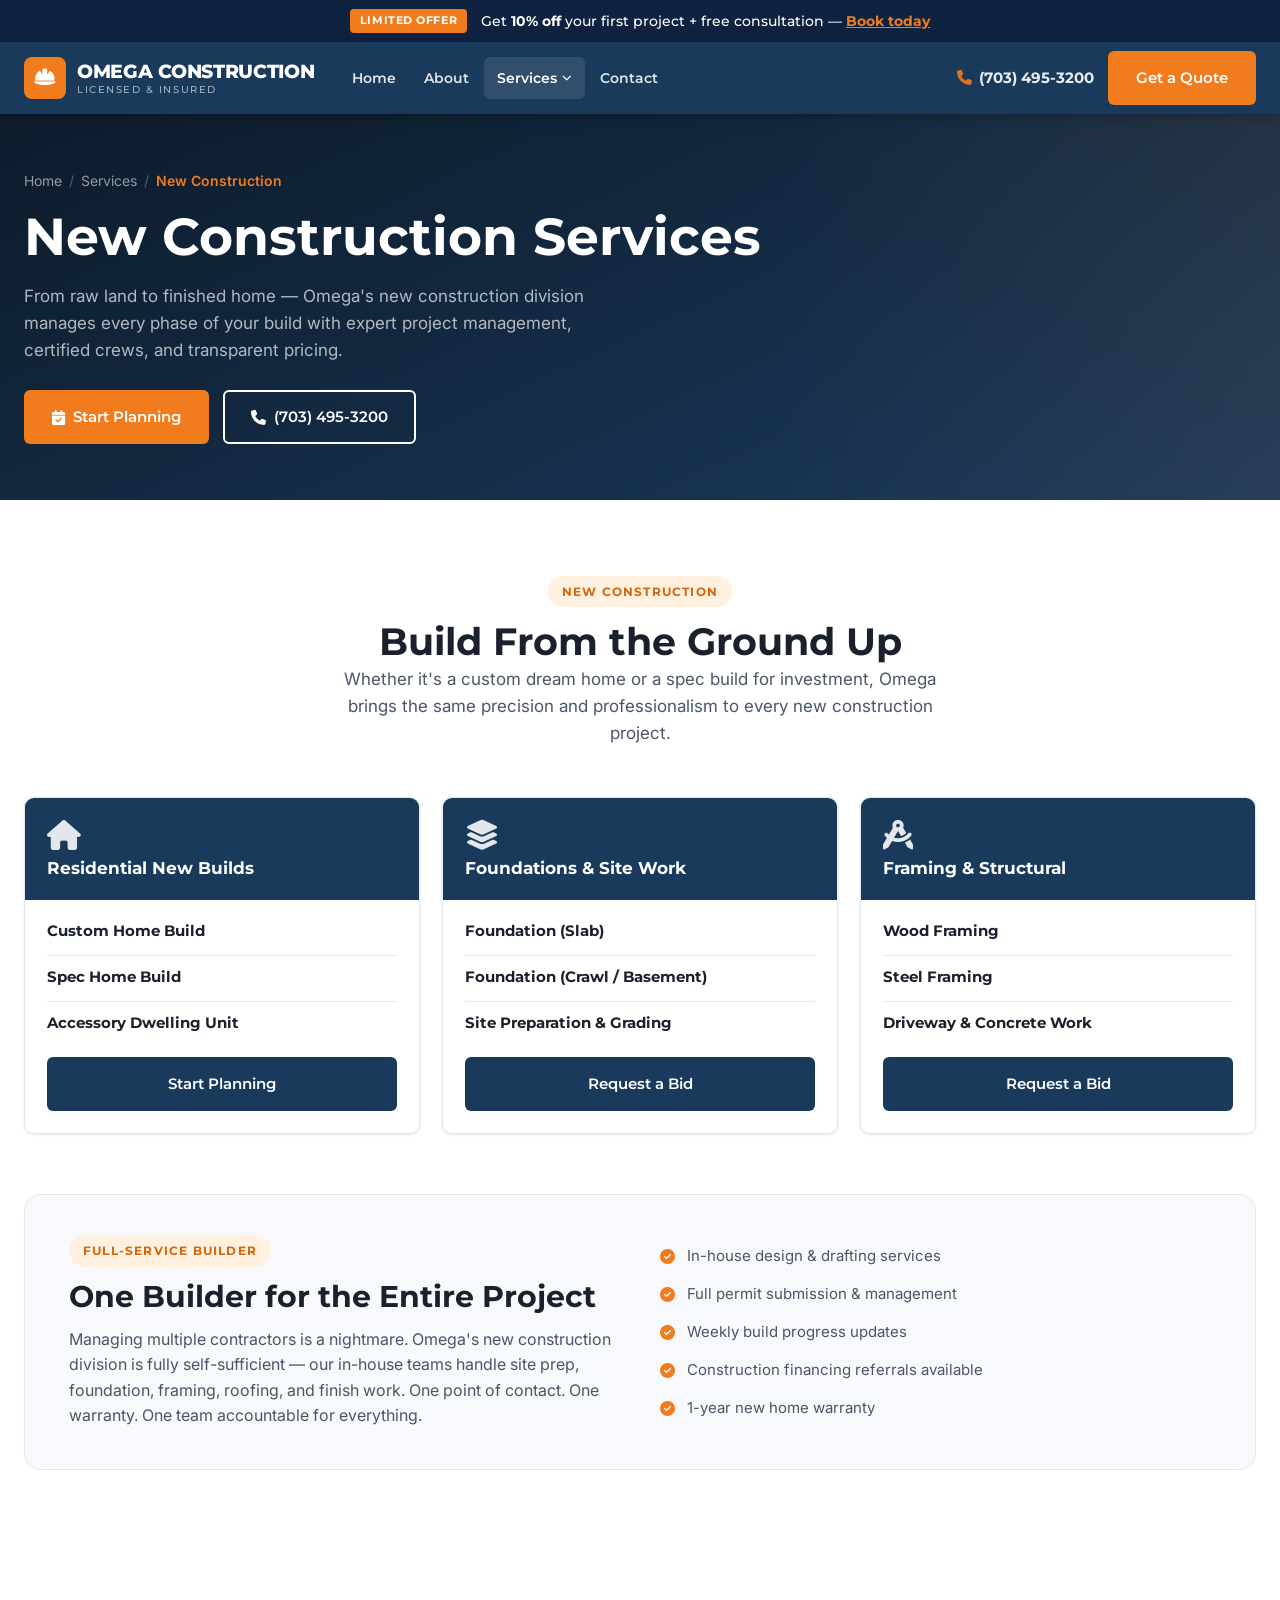
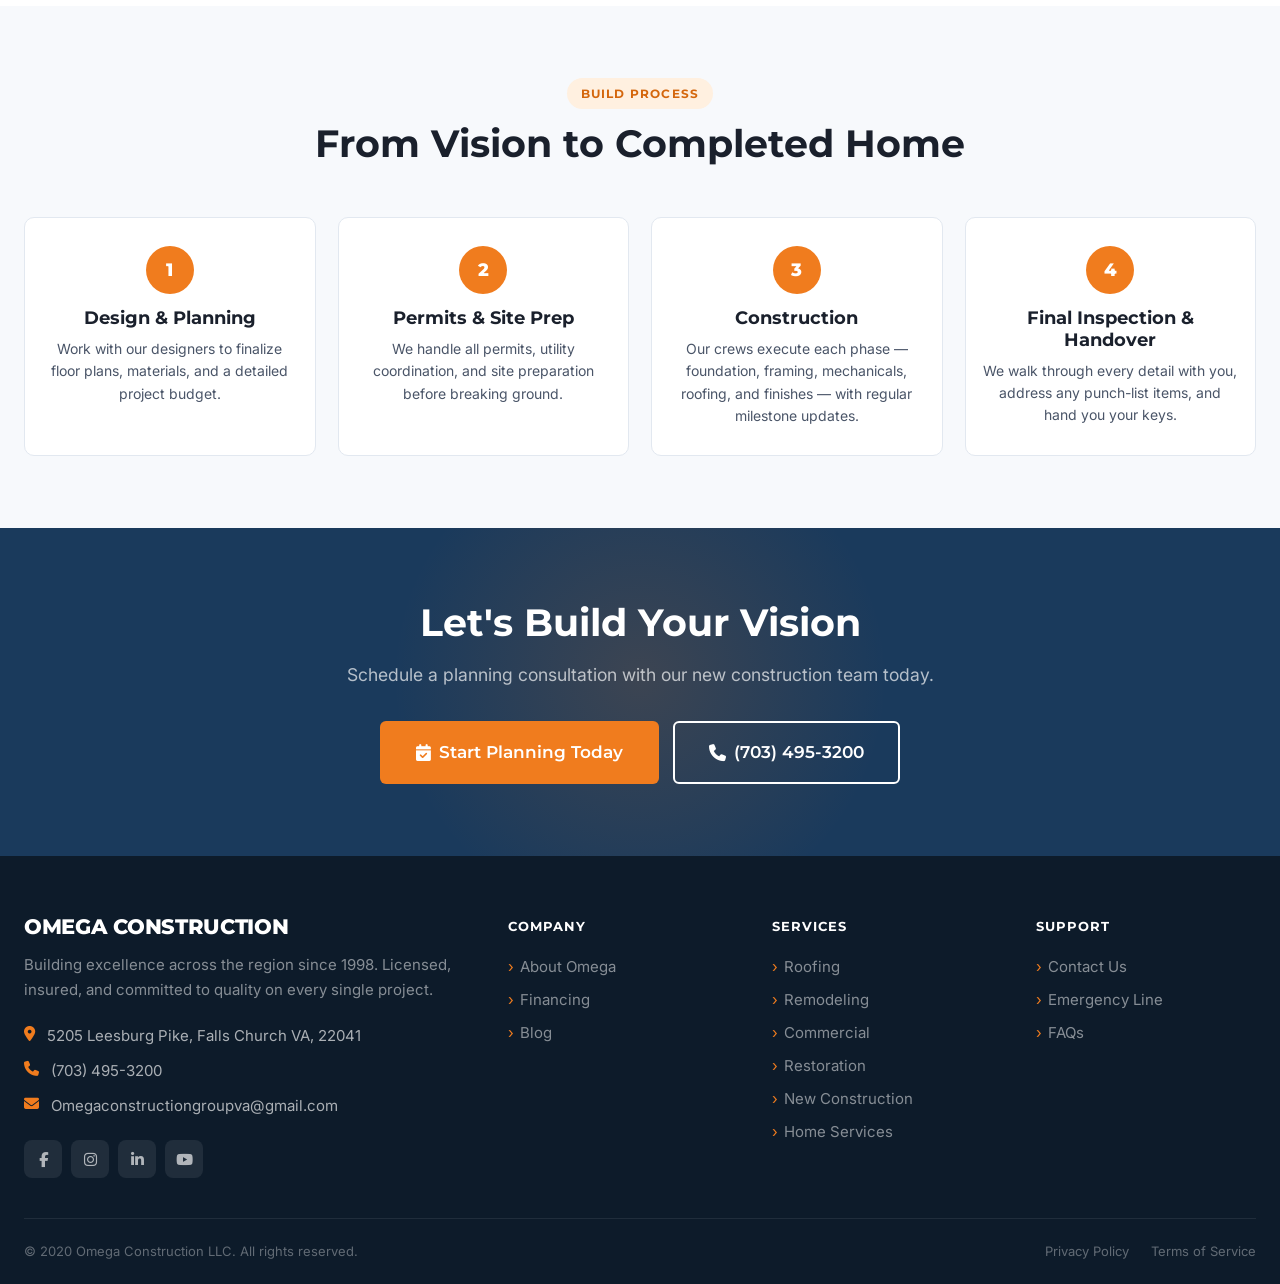
<file: new-construction.html>
<!DOCTYPE html>
<html lang="en">
<head>
  <meta charset="UTF-8">
  <meta name="viewport" content="width=device-width, initial-scale=1.0">
  <title>New Construction — Omega Construction</title>
  <meta name="description" content="Custom homes, spec builds, foundations, framing, and full ground-up construction services. Build your vision with Omega Construction.">
  <link rel="icon" type="image/svg+xml" href="favicon.svg">
  <link rel="stylesheet" href="css/style.css">
  <link rel="stylesheet" href="https://cdnjs.cloudflare.com/ajax/libs/font-awesome/6.5.0/css/all.min.css">
</head>
<body>

  <div class="top-banner">
    <div class="top-banner-inner">
      <span class="tag">Limited Offer</span>
      <span>Get <strong>10% off</strong> your first project + free consultation — <a href="contact.html">Book today</a></span>
    </div>
  </div>

  <header class="site-header">
    <div class="container">
      <div class="header-inner">
        <a href="index.html" class="logo">
          <div class="logo-icon"><i class="fas fa-helmet-safety"></i></div>
          <div class="logo-text">OMEGA CONSTRUCTION<span>Licensed &amp; Insured</span></div>
        </a>
        <nav class="main-nav">
          <ul>
            <li><a href="index.html">Home</a></li>
            <li><a href="about.html">About</a></li>
            <li class="active">
              <a href="#">Services <i class="fas fa-chevron-down chevron"></i></a>
              <ul class="dropdown">
                <li><a href="roofing.html"><span class="dd-icon"><i class="fas fa-house-chimney"></i></span>Roofing</a></li>
                <li><a href="remodeling.html"><span class="dd-icon"><i class="fas fa-paint-roller"></i></span>Remodeling</a></li>
                <li><a href="commercial.html"><span class="dd-icon"><i class="fas fa-building"></i></span>Commercial</a></li>
                <li><a href="restoration.html"><span class="dd-icon"><i class="fas fa-wrench"></i></span>Restoration</a></li>
                <li><a href="new-construction.html"><span class="dd-icon"><i class="fas fa-hard-hat"></i></span>New Construction</a></li>
                <li><a href="home-services.html"><span class="dd-icon"><i class="fas fa-screwdriver-wrench"></i></span>Home Services</a></li>
              </ul>
            </li>
            <li><a href="contact.html">Contact</a></li>
          </ul>
        </nav>
        <div class="header-cta">
          <a href="tel:+17034953200" class="phone-link"><i class="fas fa-phone"></i>(703) 495-3200</a>
          <a href="contact.html" class="btn btn-accent">Get a Quote</a>
        </div>
        <button class="hamburger" id="hamburger" aria-label="Toggle menu"><span></span><span></span><span></span></button>
      </div>
    </div>
    <div class="mobile-menu" id="mobile-menu">
      <ul>
        <li><a href="index.html">Home</a></li>
        <li><a href="about.html">About</a></li>
        <li>
          <div class="mobile-sub-trigger">Services <i class="fas fa-chevron-down"></i></div>
          <ul class="mobile-sub">
            <li><a href="roofing.html">Roofing</a></li>
            <li><a href="remodeling.html">Remodeling</a></li>
            <li><a href="commercial.html">Commercial</a></li>
            <li><a href="restoration.html">Restoration</a></li>
            <li><a href="new-construction.html">New Construction</a></li>
            <li><a href="home-services.html">Home Services</a></li>
          </ul>
        </li>
        <li><a href="contact.html">Contact</a></li>
        <li><a href="tel:+17034953200"><i class="fas fa-phone" style="margin-right:8px;color:#f07c1e"></i>(703) 495-3200</a></li>
      </ul>
    </div>
  </header>

  <section class="page-hero">
    <div class="container">
      <div class="page-hero-inner">
        <div class="breadcrumb">
          <a href="index.html">Home</a><span class="sep">/</span>
          <a href="#">Services</a><span class="sep">/</span>
          <span class="cur">New Construction</span>
        </div>
        <h1>New Construction Services</h1>
        <p>From raw land to finished home — Omega's new construction division manages every phase of your build with expert project management, certified crews, and transparent pricing.</p>
        <div class="page-hero-actions">
          <a href="contact.html" class="btn btn-accent"><i class="fas fa-calendar-check"></i>Start Planning</a>
          <a href="tel:+17034953200" class="btn btn-outline"><i class="fas fa-phone"></i>(703) 495-3200</a>
        </div>
      </div>
    </div>
  </section>

  <section class="svc-page">
    <div class="container">
      <div class="section-header anim">
        <div class="section-label">New Construction</div>
        <h2>Build From the Ground Up</h2>
        <p class="section-sub">Whether it's a custom dream home or a spec build for investment, Omega brings the same precision and professionalism to every new construction project.</p>
      </div>

      <div class="svc-cards-grid">

        <div class="svc-card anim d1">
          <div class="svc-card-head">
            <i class="fas fa-house"></i>
            <h3>Residential New Builds</h3>
          </div>
          <div class="svc-card-body">
            <div class="svc-items">
              <div class="svc-item">
                <div class="svc-item-info">
                  <h4>Custom Home Build</h4>
                </div>
              </div>
              <div class="svc-item">
                <div class="svc-item-info">
                  <h4>Spec Home Build</h4>
                </div>
              </div>
              <div class="svc-item">
                <div class="svc-item-info">
                  <h4>Accessory Dwelling Unit</h4>
                </div>
              </div>
            </div>
          </div>
          <div class="svc-card-foot">
            <a href="contact.html" class="btn btn-primary" style="width:100%;justify-content:center">Start Planning</a>
          </div>
        </div>

        <div class="svc-card anim d2">
          <div class="svc-card-head">
            <i class="fas fa-layer-group"></i>
            <h3>Foundations &amp; Site Work</h3>
          </div>
          <div class="svc-card-body">
            <div class="svc-items">
              <div class="svc-item">
                <div class="svc-item-info">
                  <h4>Foundation (Slab)</h4>
                </div>
              </div>
              <div class="svc-item">
                <div class="svc-item-info">
                  <h4>Foundation (Crawl / Basement)</h4>
                </div>
              </div>
              <div class="svc-item">
                <div class="svc-item-info">
                  <h4>Site Preparation &amp; Grading</h4>
                </div>
              </div>
            </div>
          </div>
          <div class="svc-card-foot">
            <a href="contact.html" class="btn btn-primary" style="width:100%;justify-content:center">Request a Bid</a>
          </div>
        </div>

        <div class="svc-card anim d3">
          <div class="svc-card-head">
            <i class="fas fa-drafting-compass"></i>
            <h3>Framing &amp; Structural</h3>
          </div>
          <div class="svc-card-body">
            <div class="svc-items">
              <div class="svc-item">
                <div class="svc-item-info">
                  <h4>Wood Framing</h4>
                </div>
              </div>
              <div class="svc-item">
                <div class="svc-item-info">
                  <h4>Steel Framing</h4>
                </div>
              </div>
              <div class="svc-item">
                <div class="svc-item-info">
                  <h4>Driveway &amp; Concrete Work</h4>
                </div>
              </div>
            </div>
          </div>
          <div class="svc-card-foot">
            <a href="contact.html" class="btn btn-primary" style="width:100%;justify-content:center">Request a Bid</a>
          </div>
        </div>

      </div>

      <div style="background:var(--bg);border-radius:var(--r-lg);padding:40px 44px;border:1px solid var(--border);margin-bottom:60px" class="anim">
        <div style="display:grid;grid-template-columns:1fr 1fr;gap:40px;align-items:center">
          <div>
            <div class="section-label">Full-Service Builder</div>
            <h2 style="font-size:1.875rem">One Builder for the Entire Project</h2>
            <p style="margin-top:12px">Managing multiple contractors is a nightmare. Omega's new construction division is fully self-sufficient — our in-house teams handle site prep, foundation, framing, roofing, and finish work. One point of contact. One warranty. One team accountable for everything.</p>
          </div>
          <div style="display:flex;flex-direction:column;gap:14px">
            <div class="prog-feature" style="color:var(--text-mid)"><i class="fas fa-check-circle" style="color:var(--accent)"></i>In-house design &amp; drafting services</div>
            <div class="prog-feature" style="color:var(--text-mid)"><i class="fas fa-check-circle" style="color:var(--accent)"></i>Full permit submission &amp; management</div>
            <div class="prog-feature" style="color:var(--text-mid)"><i class="fas fa-check-circle" style="color:var(--accent)"></i>Weekly build progress updates</div>
            <div class="prog-feature" style="color:var(--text-mid)"><i class="fas fa-check-circle" style="color:var(--accent)"></i>Construction financing referrals available</div>
            <div class="prog-feature" style="color:var(--text-mid)"><i class="fas fa-check-circle" style="color:var(--accent)"></i>1-year new home warranty</div>
          </div>
        </div>
      </div>
    </div>
  </section>

  <section class="process-section">
    <div class="container">
      <div class="section-header anim">
        <div class="section-label">Build Process</div>
        <h2>From Vision to Completed Home</h2>
      </div>
      <div class="process-steps">
        <div class="process-step anim d1">
          <div class="step-num">1</div>
          <h4>Design &amp; Planning</h4>
          <p>Work with our designers to finalize floor plans, materials, and a detailed project budget.</p>
        </div>
        <div class="process-step anim d2">
          <div class="step-num">2</div>
          <h4>Permits &amp; Site Prep</h4>
          <p>We handle all permits, utility coordination, and site preparation before breaking ground.</p>
        </div>
        <div class="process-step anim d3">
          <div class="step-num">3</div>
          <h4>Construction</h4>
          <p>Our crews execute each phase — foundation, framing, mechanicals, roofing, and finishes — with regular milestone updates.</p>
        </div>
        <div class="process-step anim d4">
          <div class="step-num">4</div>
          <h4>Final Inspection &amp; Handover</h4>
          <p>We walk through every detail with you, address any punch-list items, and hand you your keys.</p>
        </div>
      </div>
    </div>
  </section>

  <section class="cta-band">
    <div class="container">
      <h2 class="anim">Let's Build Your Vision</h2>
      <p class="anim d1">Schedule a planning consultation with our new construction team today.</p>
      <div class="cta-actions anim d2">
        <a href="contact.html" class="btn btn-accent btn-lg"><i class="fas fa-calendar-check"></i>Start Planning Today</a>
        <a href="tel:+17034953200" class="btn btn-outline btn-lg"><i class="fas fa-phone"></i>(703) 495-3200</a>
      </div>
    </div>
  </section>

  <footer class="site-footer">
    <div class="container">
      <div class="footer-top">
        <div class="footer-grid">
          <div class="footer-brand">
            <div class="logo-text">OMEGA CONSTRUCTION</div>
            <p class="footer-tagline">Building excellence across the region since 1998. Licensed, insured, and committed to quality on every single project.</p>
            <div class="f-contact-item"><i class="fas fa-map-marker-alt"></i>5205 Leesburg Pike, Falls Church VA, 22041</div>
            <div class="f-contact-item"><i class="fas fa-phone"></i>(703) 495-3200</div>
            <div class="f-contact-item"><i class="fas fa-envelope"></i>Omegaconstructiongroupva@gmail.com</div>
            <div class="social-row">
              <a href="#" class="soc-link"><i class="fab fa-facebook-f"></i></a>
              <a href="#" class="soc-link"><i class="fab fa-instagram"></i></a>
              <a href="#" class="soc-link"><i class="fab fa-linkedin-in"></i></a>
              <a href="#" class="soc-link"><i class="fab fa-youtube"></i></a>
            </div>
          </div>
          <div><div class="footer-col-title">Company</div><div class="footer-links"><a href="about.html">About Omega</a><a href="contact.html">Financing</a><a href="contact.html">Blog</a></div></div>
          <div><div class="footer-col-title">Services</div><div class="footer-links"><a href="roofing.html">Roofing</a><a href="remodeling.html">Remodeling</a><a href="commercial.html">Commercial</a><a href="restoration.html">Restoration</a><a href="new-construction.html">New Construction</a><a href="home-services.html">Home Services</a></div></div>
          <div><div class="footer-col-title">Support</div><div class="footer-links"><a href="contact.html">Contact Us</a><a href="contact.html">Emergency Line</a><a href="contact.html">FAQs</a></div></div>
        </div>
      </div>
      <div class="footer-bottom">
        <div class="footer-copy">&copy; 2020 Omega Construction LLC. All rights reserved.</div>
        <div class="footer-legal"><a href="#">Privacy Policy</a><a href="#">Terms of Service</a></div>
      </div>
    </div>
  </footer>

  <script src="js/main.js"></script>
</body>
</html>
</file>
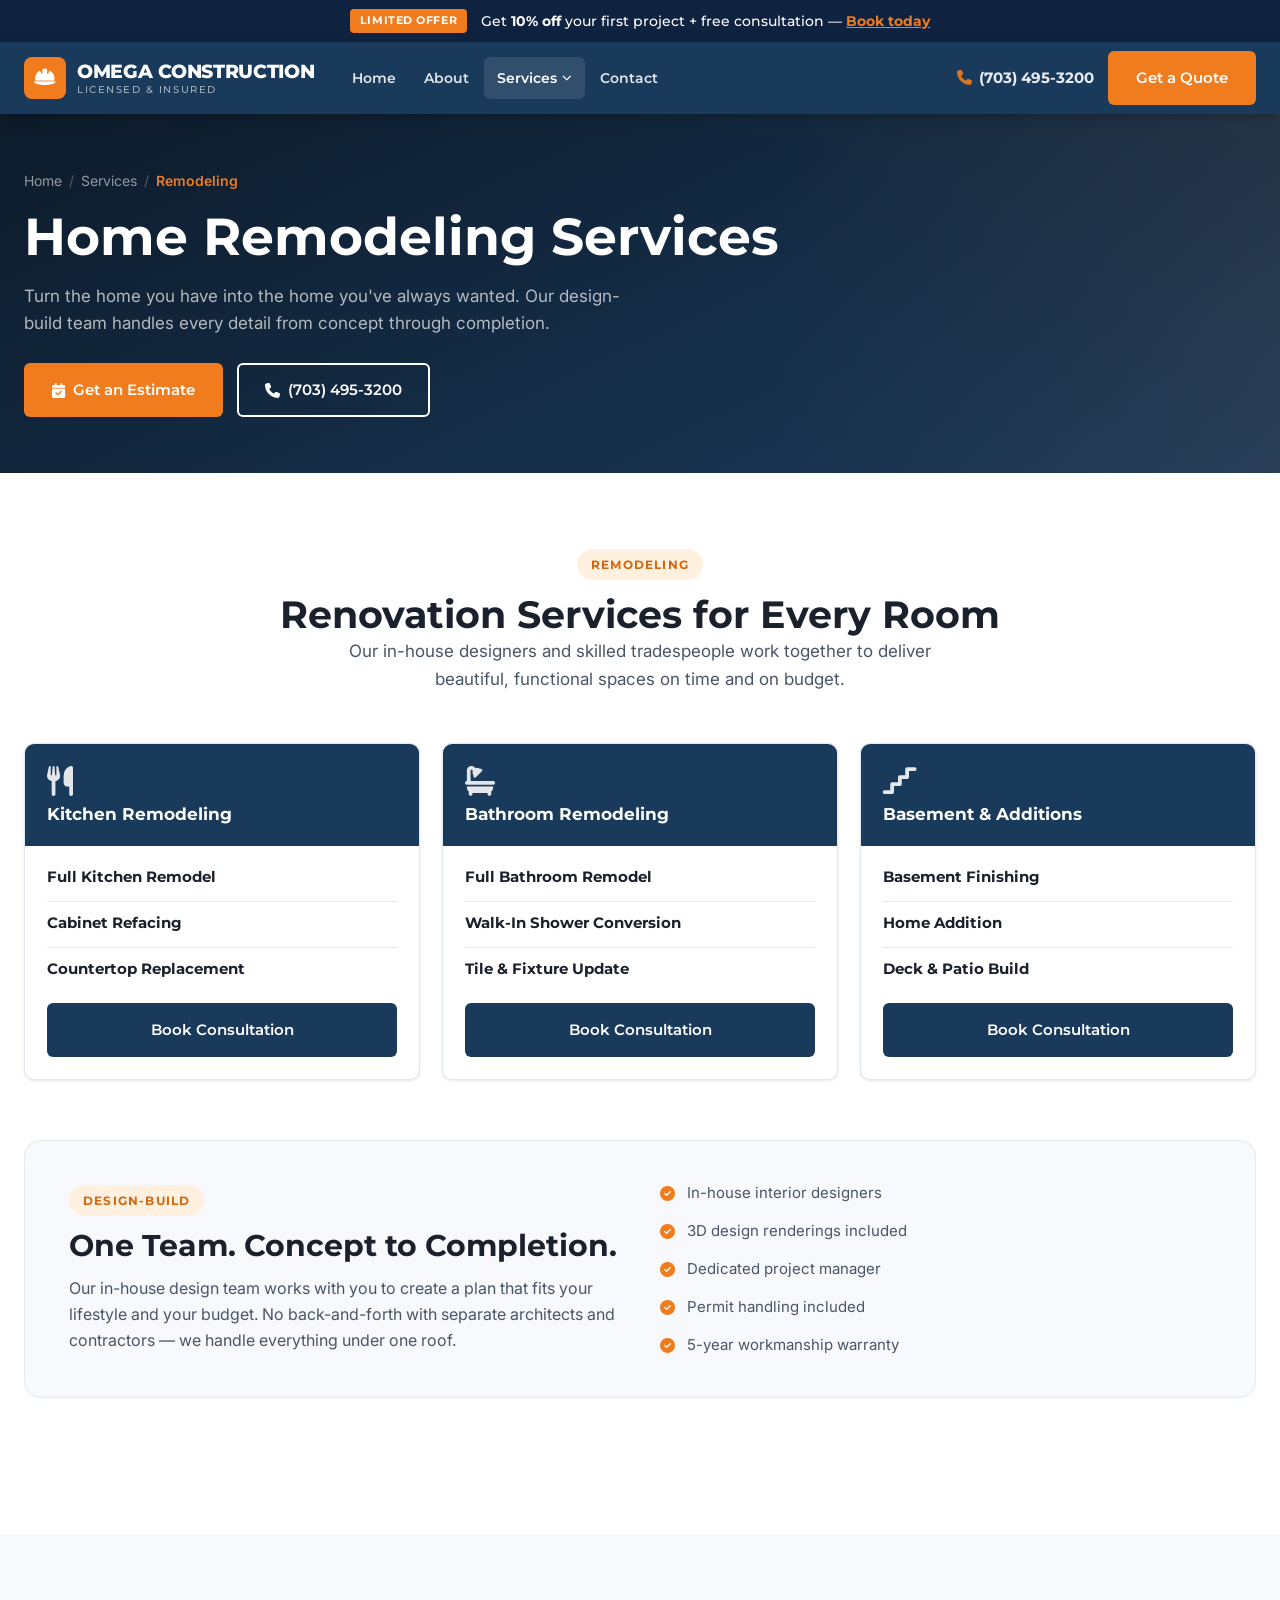
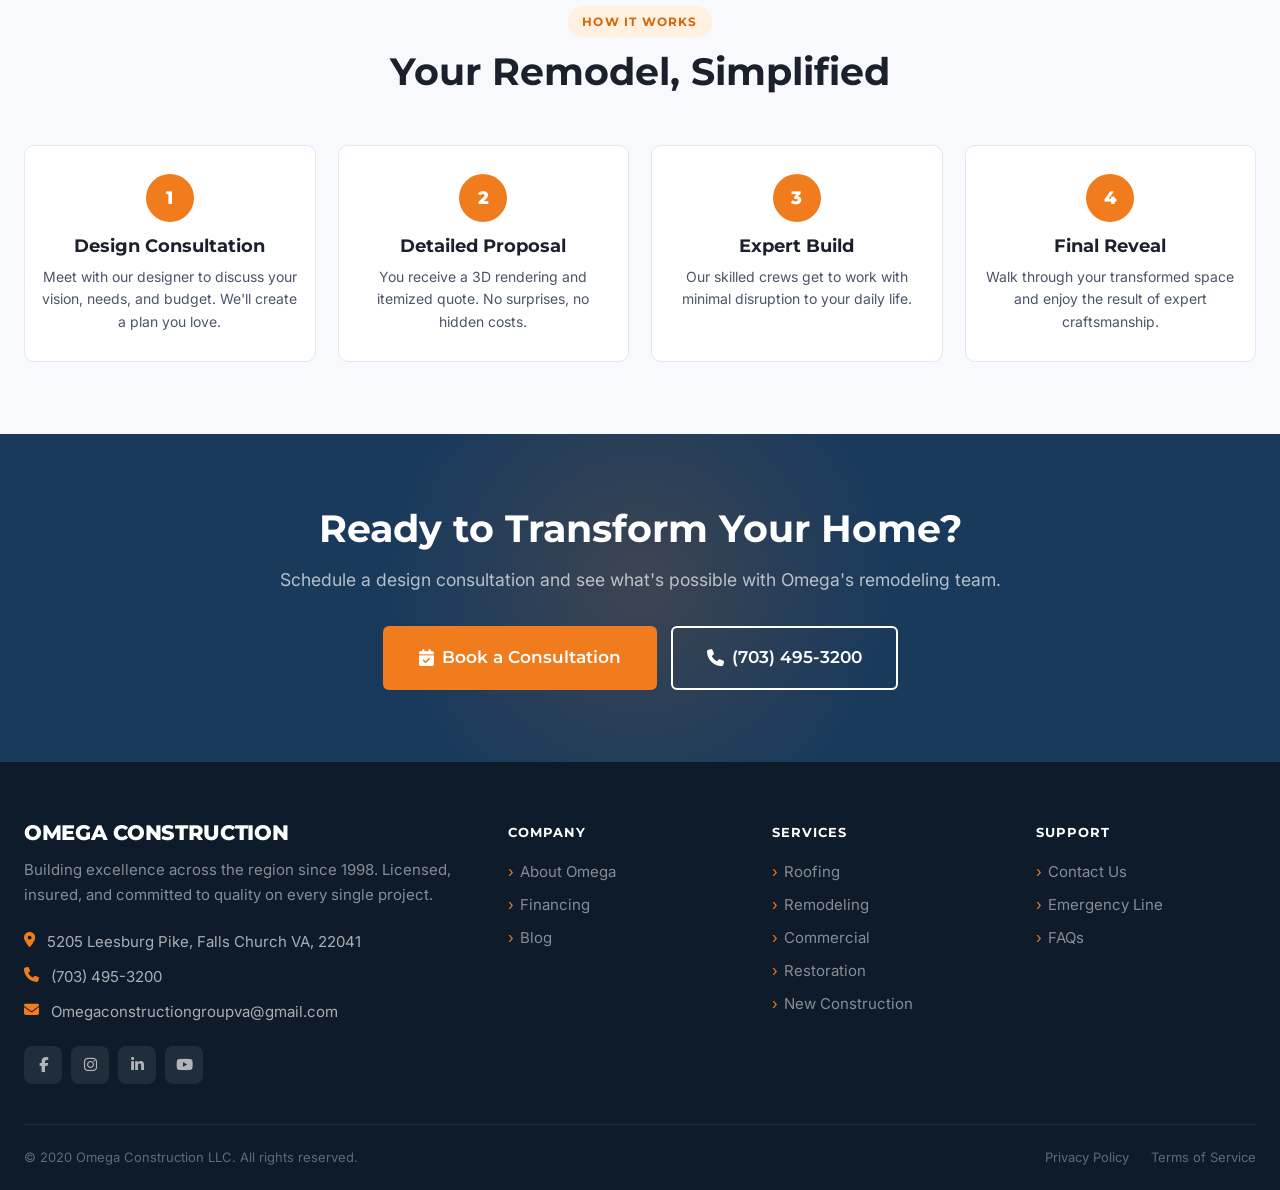
<file: remodeling.html>
<!DOCTYPE html>
<html lang="en">
<head>
  <meta charset="UTF-8">
  <meta name="viewport" content="width=device-width, initial-scale=1.0">
  <title>Remodeling Services — Omega Construction</title>
  <meta name="description" content="Transform your home with Omega Construction's expert remodeling services — kitchens, bathrooms, basements, additions, and more.">
  <link rel="icon" type="image/svg+xml" href="favicon.svg">
  <link rel="stylesheet" href="css/style.css">
  <link rel="stylesheet" href="https://cdnjs.cloudflare.com/ajax/libs/font-awesome/6.5.0/css/all.min.css">
</head>
<body>

  <div class="top-banner">
    <div class="top-banner-inner">
      <span class="tag">Limited Offer</span>
      <span>Get <strong>10% off</strong> your first project + free consultation — <a href="contact.html">Book today</a></span>
    </div>
  </div>

  <header class="site-header">
    <div class="container">
      <div class="header-inner">
        <a href="index.html" class="logo">
          <div class="logo-icon"><i class="fas fa-helmet-safety"></i></div>
          <div class="logo-text">OMEGA CONSTRUCTION<span>Licensed &amp; Insured</span></div>
        </a>
        <nav class="main-nav">
          <ul>
            <li><a href="index.html">Home</a></li>
            <li><a href="about.html">About</a></li>
            <li class="active">
              <a href="#">Services <i class="fas fa-chevron-down chevron"></i></a>
              <ul class="dropdown">
                <li><a href="roofing.html"><span class="dd-icon"><i class="fas fa-house-chimney"></i></span>Roofing</a></li>
                <li><a href="remodeling.html"><span class="dd-icon"><i class="fas fa-paint-roller"></i></span>Remodeling</a></li>
                <li><a href="commercial.html"><span class="dd-icon"><i class="fas fa-building"></i></span>Commercial</a></li>
                <li><a href="restoration.html"><span class="dd-icon"><i class="fas fa-wrench"></i></span>Restoration</a></li>
                <li><a href="new-construction.html"><span class="dd-icon"><i class="fas fa-hard-hat"></i></span>New Construction</a></li>
              </ul>
            </li>
            <li><a href="contact.html">Contact</a></li>
          </ul>
        </nav>
        <div class="header-cta">
          <a href="tel:+17034953200" class="phone-link"><i class="fas fa-phone"></i>(703) 495-3200</a>
          <a href="contact.html" class="btn btn-accent">Get a Quote</a>
        </div>
        <button class="hamburger" id="hamburger" aria-label="Toggle menu"><span></span><span></span><span></span></button>
      </div>
    </div>
    <div class="mobile-menu" id="mobile-menu">
      <ul>
        <li><a href="index.html">Home</a></li>
        <li><a href="about.html">About</a></li>
        <li>
          <div class="mobile-sub-trigger">Services <i class="fas fa-chevron-down"></i></div>
          <ul class="mobile-sub">
            <li><a href="roofing.html">Roofing</a></li>
            <li><a href="remodeling.html">Remodeling</a></li>
            <li><a href="commercial.html">Commercial</a></li>
            <li><a href="restoration.html">Restoration</a></li>
            <li><a href="new-construction.html">New Construction</a></li>
          </ul>
        </li>
        <li><a href="contact.html">Contact</a></li>
        <li><a href="tel:+17034953200"><i class="fas fa-phone" style="margin-right:8px;color:#f07c1e"></i>(703) 495-3200</a></li>
      </ul>
    </div>
  </header>

  <section class="page-hero">
    <div class="container">
      <div class="page-hero-inner">
        <div class="breadcrumb">
          <a href="index.html">Home</a><span class="sep">/</span>
          <a href="#">Services</a><span class="sep">/</span>
          <span class="cur">Remodeling</span>
        </div>
        <h1>Home Remodeling Services</h1>
        <p>Turn the home you have into the home you've always wanted. Our design-build team handles every detail from concept through completion.</p>
        <div class="page-hero-actions">
          <a href="contact.html" class="btn btn-accent"><i class="fas fa-calendar-check"></i>Get an Estimate</a>
          <a href="tel:+17034953200" class="btn btn-outline"><i class="fas fa-phone"></i>(703) 495-3200</a>
        </div>
      </div>
    </div>
  </section>

  <section class="svc-page">
    <div class="container">
      <div class="section-header anim">
        <div class="section-label">Remodeling</div>
        <h2>Renovation Services for Every Room</h2>
        <p class="section-sub">Our in-house designers and skilled tradespeople work together to deliver beautiful, functional spaces on time and on budget.</p>
      </div>

      <div class="svc-cards-grid">

        <div class="svc-card anim d1">
          <div class="svc-card-head">
            <i class="fas fa-utensils"></i>
            <h3>Kitchen Remodeling</h3>
          </div>
          <div class="svc-card-body">
            <div class="svc-items">
              <div class="svc-item">
                <div class="svc-item-info">
                  <h4>Full Kitchen Remodel</h4>
                </div>
              </div>
              <div class="svc-item">
                <div class="svc-item-info">
                  <h4>Cabinet Refacing</h4>
                </div>
              </div>
              <div class="svc-item">
                <div class="svc-item-info">
                  <h4>Countertop Replacement</h4>
                </div>
              </div>
            </div>
          </div>
          <div class="svc-card-foot">
            <a href="contact.html" class="btn btn-primary" style="width:100%;justify-content:center">Book Consultation</a>
          </div>
        </div>

        <div class="svc-card anim d2">
          <div class="svc-card-head">
            <i class="fas fa-bath"></i>
            <h3>Bathroom Remodeling</h3>
          </div>
          <div class="svc-card-body">
            <div class="svc-items">
              <div class="svc-item">
                <div class="svc-item-info">
                  <h4>Full Bathroom Remodel</h4>
                </div>
              </div>
              <div class="svc-item">
                <div class="svc-item-info">
                  <h4>Walk-In Shower Conversion</h4>
                </div>
              </div>
              <div class="svc-item">
                <div class="svc-item-info">
                  <h4>Tile &amp; Fixture Update</h4>
                </div>
              </div>
            </div>
          </div>
          <div class="svc-card-foot">
            <a href="contact.html" class="btn btn-primary" style="width:100%;justify-content:center">Book Consultation</a>
          </div>
        </div>

        <div class="svc-card anim d3">
          <div class="svc-card-head">
            <i class="fas fa-stairs"></i>
            <h3>Basement &amp; Additions</h3>
          </div>
          <div class="svc-card-body">
            <div class="svc-items">
              <div class="svc-item">
                <div class="svc-item-info">
                  <h4>Basement Finishing</h4>
                </div>
              </div>
              <div class="svc-item">
                <div class="svc-item-info">
                  <h4>Home Addition</h4>
                </div>
              </div>
              <div class="svc-item">
                <div class="svc-item-info">
                  <h4>Deck &amp; Patio Build</h4>
                </div>
              </div>
            </div>
          </div>
          <div class="svc-card-foot">
            <a href="contact.html" class="btn btn-primary" style="width:100%;justify-content:center">Book Consultation</a>
          </div>
        </div>

      </div>

      <div style="background:var(--bg);border-radius:var(--r-lg);padding:40px 44px;border:1px solid var(--border);margin-bottom:60px" class="anim">
        <div style="display:grid;grid-template-columns:1fr 1fr;gap:40px;align-items:center">
          <div>
            <div class="section-label">Design-Build</div>
            <h2 style="font-size:1.875rem">One Team. Concept to Completion.</h2>
            <p style="margin-top:12px">Our in-house design team works with you to create a plan that fits your lifestyle and your budget. No back-and-forth with separate architects and contractors — we handle everything under one roof.</p>
          </div>
          <div style="display:flex;flex-direction:column;gap:14px">
            <div class="prog-feature" style="color:var(--text-mid)"><i class="fas fa-check-circle" style="color:var(--accent)"></i>In-house interior designers</div>
            <div class="prog-feature" style="color:var(--text-mid)"><i class="fas fa-check-circle" style="color:var(--accent)"></i>3D design renderings included</div>
            <div class="prog-feature" style="color:var(--text-mid)"><i class="fas fa-check-circle" style="color:var(--accent)"></i>Dedicated project manager</div>
            <div class="prog-feature" style="color:var(--text-mid)"><i class="fas fa-check-circle" style="color:var(--accent)"></i>Permit handling included</div>
            <div class="prog-feature" style="color:var(--text-mid)"><i class="fas fa-check-circle" style="color:var(--accent)"></i>5-year workmanship warranty</div>
          </div>
        </div>
      </div>
    </div>
  </section>

  <section class="process-section">
    <div class="container">
      <div class="section-header anim">
        <div class="section-label">How It Works</div>
        <h2>Your Remodel, Simplified</h2>
      </div>
      <div class="process-steps">
        <div class="process-step anim d1">
          <div class="step-num">1</div>
          <h4>Design Consultation</h4>
          <p>Meet with our designer to discuss your vision, needs, and budget. We'll create a plan you love.</p>
        </div>
        <div class="process-step anim d2">
          <div class="step-num">2</div>
          <h4>Detailed Proposal</h4>
          <p>You receive a 3D rendering and itemized quote. No surprises, no hidden costs.</p>
        </div>
        <div class="process-step anim d3">
          <div class="step-num">3</div>
          <h4>Expert Build</h4>
          <p>Our skilled crews get to work with minimal disruption to your daily life.</p>
        </div>
        <div class="process-step anim d4">
          <div class="step-num">4</div>
          <h4>Final Reveal</h4>
          <p>Walk through your transformed space and enjoy the result of expert craftsmanship.</p>
        </div>
      </div>
    </div>
  </section>

  <section class="cta-band">
    <div class="container">
      <h2 class="anim">Ready to Transform Your Home?</h2>
      <p class="anim d1">Schedule a design consultation and see what's possible with Omega's remodeling team.</p>
      <div class="cta-actions anim d2">
        <a href="contact.html" class="btn btn-accent btn-lg"><i class="fas fa-calendar-check"></i>Book a Consultation</a>
        <a href="tel:+17034953200" class="btn btn-outline btn-lg"><i class="fas fa-phone"></i>(703) 495-3200</a>
      </div>
    </div>
  </section>

  <footer class="site-footer">
    <div class="container">
      <div class="footer-top">
        <div class="footer-grid">
          <div class="footer-brand">
            <div class="logo-text">OMEGA CONSTRUCTION</div>
            <p class="footer-tagline">Building excellence across the region since 1998. Licensed, insured, and committed to quality on every single project.</p>
            <div class="f-contact-item"><i class="fas fa-map-marker-alt"></i>5205 Leesburg Pike, Falls Church VA, 22041</div>
            <div class="f-contact-item"><i class="fas fa-phone"></i>(703) 495-3200</div>
            <div class="f-contact-item"><i class="fas fa-envelope"></i>Omegaconstructiongroupva@gmail.com</div>
            <div class="social-row">
              <a href="#" class="soc-link"><i class="fab fa-facebook-f"></i></a>
              <a href="#" class="soc-link"><i class="fab fa-instagram"></i></a>
              <a href="#" class="soc-link"><i class="fab fa-linkedin-in"></i></a>
              <a href="#" class="soc-link"><i class="fab fa-youtube"></i></a>
            </div>
          </div>
          <div><div class="footer-col-title">Company</div><div class="footer-links"><a href="about.html">About Omega</a><a href="contact.html">Financing</a><a href="contact.html">Blog</a></div></div>
          <div><div class="footer-col-title">Services</div><div class="footer-links"><a href="roofing.html">Roofing</a><a href="remodeling.html">Remodeling</a><a href="commercial.html">Commercial</a><a href="restoration.html">Restoration</a><a href="new-construction.html">New Construction</a></div></div>
          <div><div class="footer-col-title">Support</div><div class="footer-links"><a href="contact.html">Contact Us</a><a href="contact.html">Emergency Line</a><a href="contact.html">FAQs</a></div></div>
        </div>
      </div>
      <div class="footer-bottom">
        <div class="footer-copy">&copy; 2020 Omega Construction LLC. All rights reserved.</div>
        <div class="footer-legal"><a href="#">Privacy Policy</a><a href="#">Terms of Service</a></div>
      </div>
    </div>
  </footer>

  <script src="js/main.js"></script>
</body>
</html>
</file>
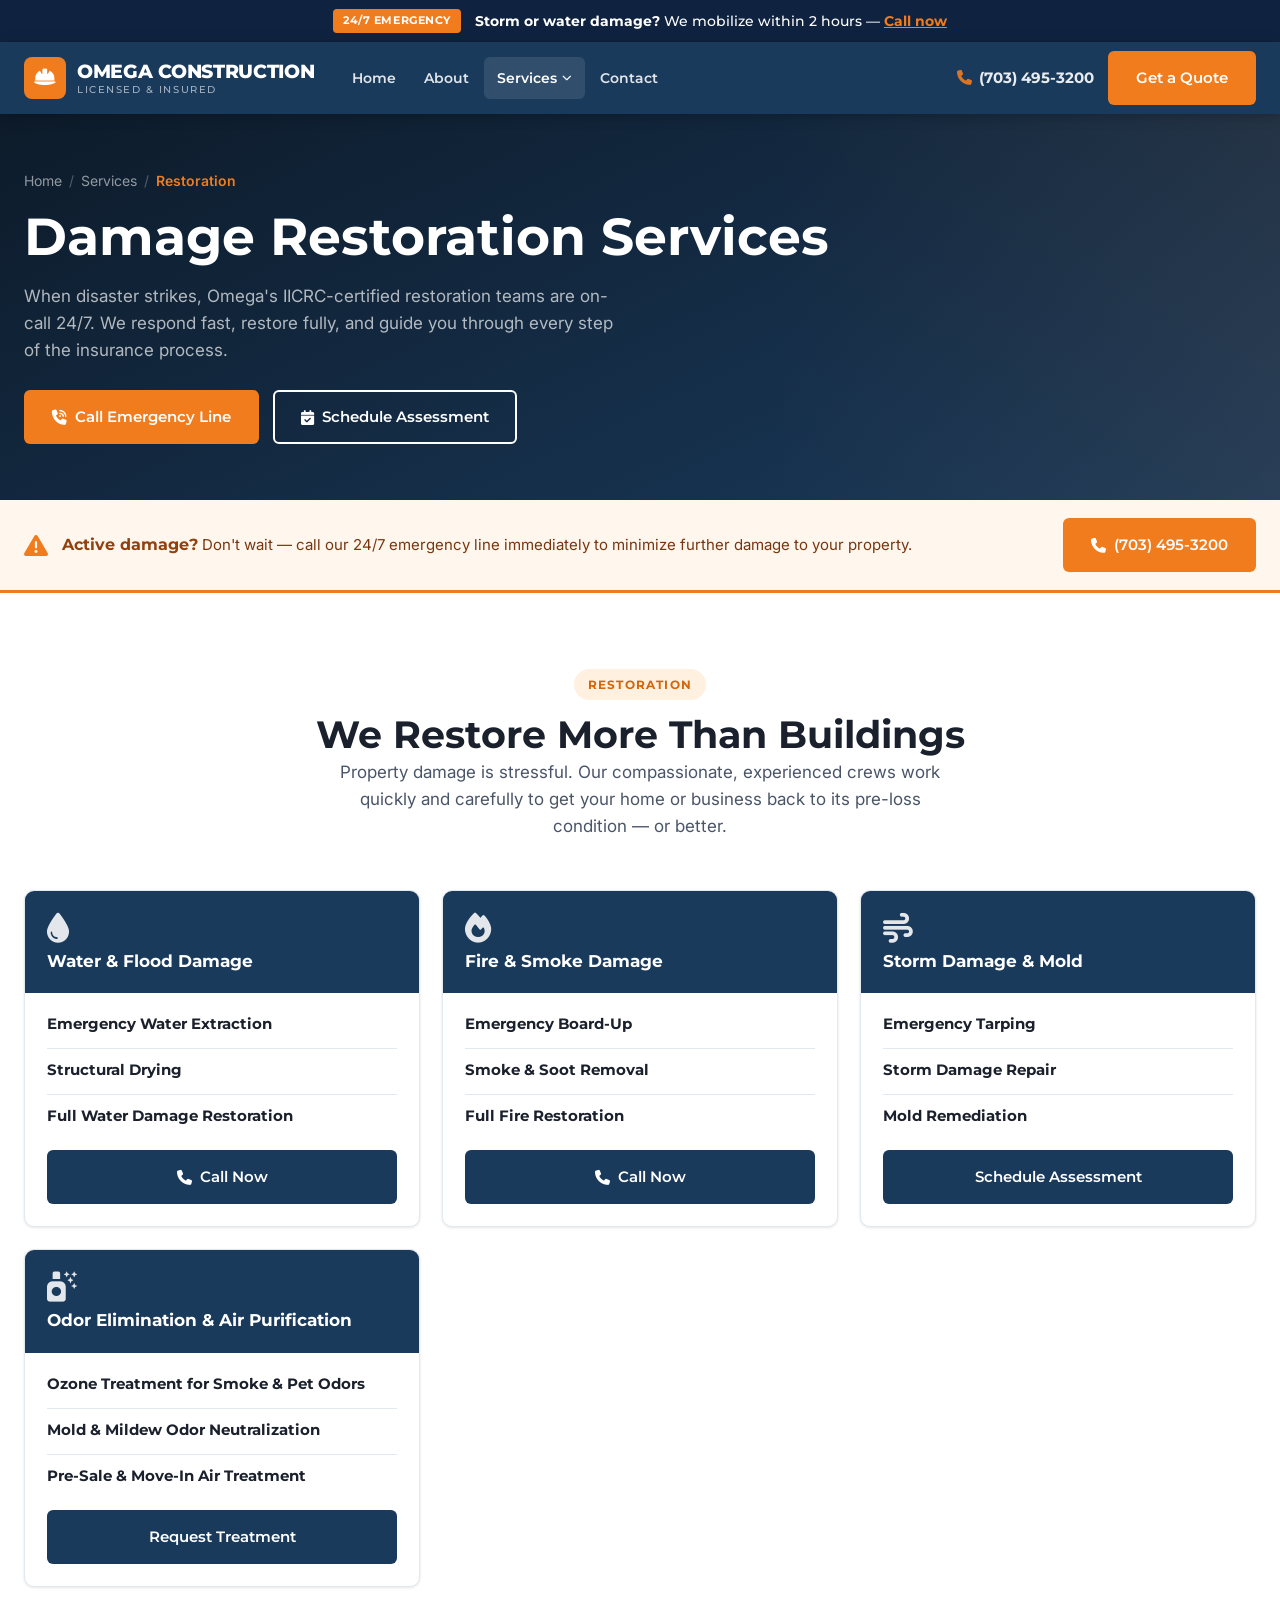
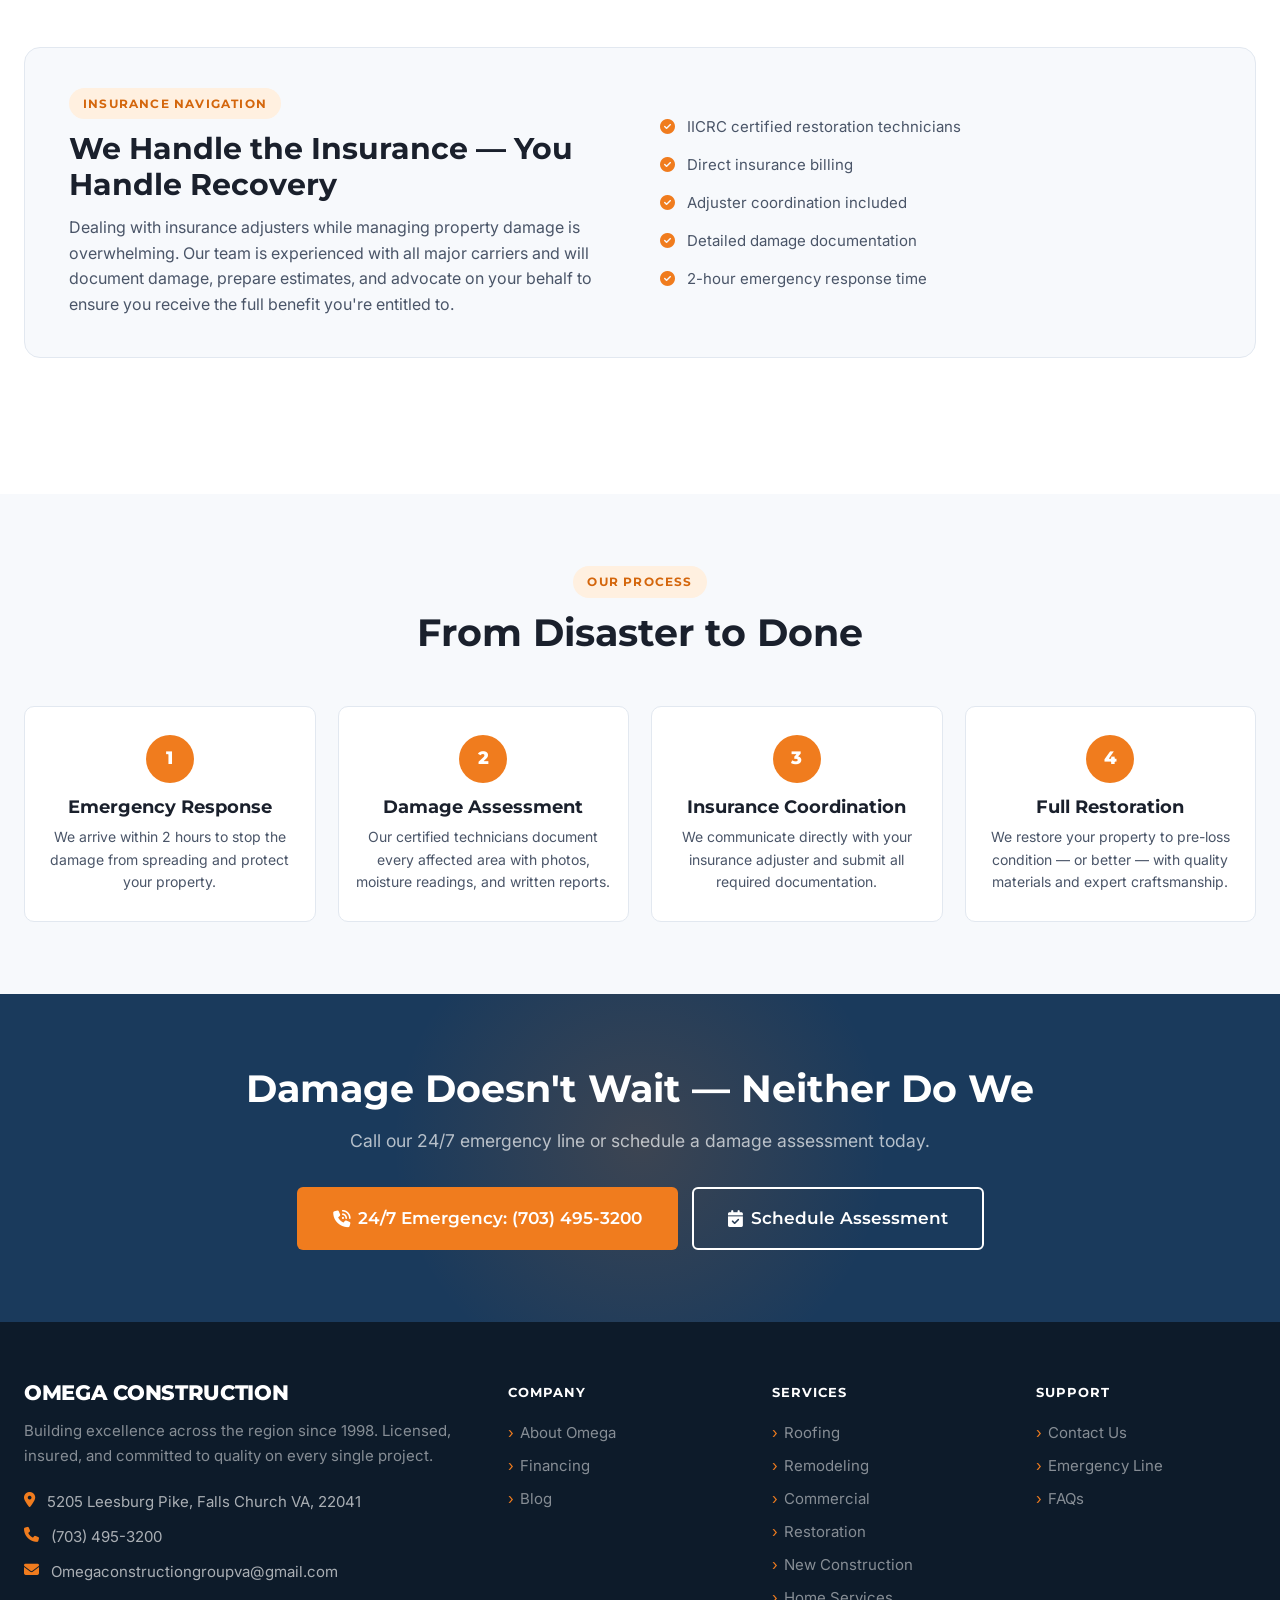
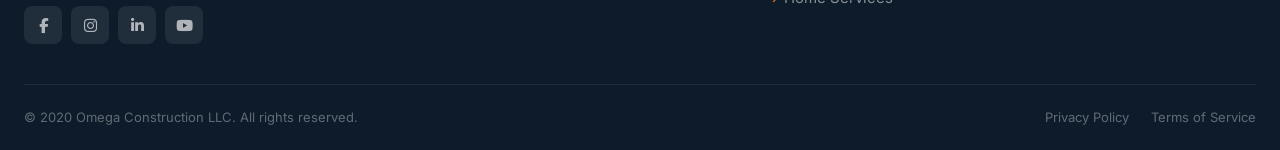
<file: restoration.html>
<!DOCTYPE html>
<html lang="en">
<head>
  <meta charset="UTF-8">
  <meta name="viewport" content="width=device-width, initial-scale=1.0">
  <title>Restoration Services — Omega Construction</title>
  <meta name="description" content="24/7 emergency restoration services for water damage, fire damage, storm damage, and mold remediation. IICRC Certified.">
  <link rel="icon" type="image/svg+xml" href="favicon.svg">
  <link rel="stylesheet" href="css/style.css">
  <link rel="stylesheet" href="https://cdnjs.cloudflare.com/ajax/libs/font-awesome/6.5.0/css/all.min.css">
</head>
<body>

  <div class="top-banner">
    <div class="top-banner-inner">
      <span class="tag">24/7 Emergency</span>
      <span><strong>Storm or water damage?</strong> We mobilize within 2 hours — <a href="tel:+17034953200">Call now</a></span>
    </div>
  </div>

  <header class="site-header">
    <div class="container">
      <div class="header-inner">
        <a href="index.html" class="logo">
          <div class="logo-icon"><i class="fas fa-helmet-safety"></i></div>
          <div class="logo-text">OMEGA CONSTRUCTION<span>Licensed &amp; Insured</span></div>
        </a>
        <nav class="main-nav">
          <ul>
            <li><a href="index.html">Home</a></li>
            <li><a href="about.html">About</a></li>
            <li class="active">
              <a href="#">Services <i class="fas fa-chevron-down chevron"></i></a>
              <ul class="dropdown">
                <li><a href="roofing.html"><span class="dd-icon"><i class="fas fa-house-chimney"></i></span>Roofing</a></li>
                <li><a href="remodeling.html"><span class="dd-icon"><i class="fas fa-paint-roller"></i></span>Remodeling</a></li>
                <li><a href="commercial.html"><span class="dd-icon"><i class="fas fa-building"></i></span>Commercial</a></li>
                <li><a href="restoration.html"><span class="dd-icon"><i class="fas fa-wrench"></i></span>Restoration</a></li>
                <li><a href="new-construction.html"><span class="dd-icon"><i class="fas fa-hard-hat"></i></span>New Construction</a></li>
                <li><a href="home-services.html"><span class="dd-icon"><i class="fas fa-screwdriver-wrench"></i></span>Home Services</a></li>
              </ul>
            </li>
            <li><a href="contact.html">Contact</a></li>
          </ul>
        </nav>
        <div class="header-cta">
          <a href="tel:+17034953200" class="phone-link"><i class="fas fa-phone"></i>(703) 495-3200</a>
          <a href="contact.html" class="btn btn-accent">Get a Quote</a>
        </div>
        <button class="hamburger" id="hamburger" aria-label="Toggle menu"><span></span><span></span><span></span></button>
      </div>
    </div>
    <div class="mobile-menu" id="mobile-menu">
      <ul>
        <li><a href="index.html">Home</a></li>
        <li><a href="about.html">About</a></li>
        <li>
          <div class="mobile-sub-trigger">Services <i class="fas fa-chevron-down"></i></div>
          <ul class="mobile-sub">
            <li><a href="roofing.html">Roofing</a></li>
            <li><a href="remodeling.html">Remodeling</a></li>
            <li><a href="commercial.html">Commercial</a></li>
            <li><a href="restoration.html">Restoration</a></li>
            <li><a href="new-construction.html">New Construction</a></li>
            <li><a href="home-services.html">Home Services</a></li>
          </ul>
        </li>
        <li><a href="contact.html">Contact</a></li>
        <li><a href="tel:+17034953200"><i class="fas fa-phone" style="margin-right:8px;color:#f07c1e"></i>(703) 495-3200</a></li>
      </ul>
    </div>
  </header>

  <section class="page-hero">
    <div class="container">
      <div class="page-hero-inner">
        <div class="breadcrumb">
          <a href="index.html">Home</a><span class="sep">/</span>
          <a href="#">Services</a><span class="sep">/</span>
          <span class="cur">Restoration</span>
        </div>
        <h1>Damage Restoration Services</h1>
        <p>When disaster strikes, Omega's IICRC-certified restoration teams are on-call 24/7. We respond fast, restore fully, and guide you through every step of the insurance process.</p>
        <div class="page-hero-actions">
          <a href="tel:+17034953200" class="btn btn-accent"><i class="fas fa-phone-volume"></i>Call Emergency Line</a>
          <a href="contact.html" class="btn btn-outline"><i class="fas fa-calendar-check"></i>Schedule Assessment</a>
        </div>
      </div>
    </div>
  </section>

  <!-- Emergency callout -->
  <div style="background:#fff7ed;border-bottom:3px solid #f07c1e;padding:18px 0">
    <div class="container">
      <div style="display:flex;align-items:center;gap:14px;flex-wrap:wrap">
        <i class="fas fa-triangle-exclamation" style="color:#f07c1e;font-size:1.5rem;flex-shrink:0"></i>
        <div>
          <strong style="color:#92400e;font-family:'Montserrat',sans-serif">Active damage?</strong>
          <span style="color:#78350f;font-size:.9375rem"> Don't wait — call our 24/7 emergency line immediately to minimize further damage to your property.</span>
        </div>
        <a href="tel:+17034953200" class="btn btn-accent" style="margin-left:auto;flex-shrink:0"><i class="fas fa-phone"></i>(703) 495-3200</a>
      </div>
    </div>
  </div>

  <section class="svc-page">
    <div class="container">
      <div class="section-header anim">
        <div class="section-label">Restoration</div>
        <h2>We Restore More Than Buildings</h2>
        <p class="section-sub">Property damage is stressful. Our compassionate, experienced crews work quickly and carefully to get your home or business back to its pre-loss condition — or better.</p>
      </div>

      <div class="svc-cards-grid">

        <div class="svc-card anim d1">
          <div class="svc-card-head">
            <i class="fas fa-droplet"></i>
            <h3>Water &amp; Flood Damage</h3>
          </div>
          <div class="svc-card-body">
            <div class="svc-items">
              <div class="svc-item">
                <div class="svc-item-info">
                  <h4>Emergency Water Extraction</h4>
                </div>
              </div>
              <div class="svc-item">
                <div class="svc-item-info">
                  <h4>Structural Drying</h4>
                </div>
              </div>
              <div class="svc-item">
                <div class="svc-item-info">
                  <h4>Full Water Damage Restoration</h4>
                </div>
              </div>
            </div>
          </div>
          <div class="svc-card-foot">
            <a href="tel:+17034953200" class="btn btn-primary" style="width:100%;justify-content:center"><i class="fas fa-phone"></i>Call Now</a>
          </div>
        </div>

        <div class="svc-card anim d2">
          <div class="svc-card-head">
            <i class="fas fa-fire"></i>
            <h3>Fire &amp; Smoke Damage</h3>
          </div>
          <div class="svc-card-body">
            <div class="svc-items">
              <div class="svc-item">
                <div class="svc-item-info">
                  <h4>Emergency Board-Up</h4>
                </div>
              </div>
              <div class="svc-item">
                <div class="svc-item-info">
                  <h4>Smoke &amp; Soot Removal</h4>
                </div>
              </div>
              <div class="svc-item">
                <div class="svc-item-info">
                  <h4>Full Fire Restoration</h4>
                </div>
              </div>
            </div>
          </div>
          <div class="svc-card-foot">
            <a href="tel:+17034953200" class="btn btn-primary" style="width:100%;justify-content:center"><i class="fas fa-phone"></i>Call Now</a>
          </div>
        </div>

        <div class="svc-card anim d3">
          <div class="svc-card-head">
            <i class="fas fa-wind"></i>
            <h3>Storm Damage &amp; Mold</h3>
          </div>
          <div class="svc-card-body">
            <div class="svc-items">
              <div class="svc-item">
                <div class="svc-item-info">
                  <h4>Emergency Tarping</h4>
                </div>
              </div>
              <div class="svc-item">
                <div class="svc-item-info">
                  <h4>Storm Damage Repair</h4>
                </div>
              </div>
              <div class="svc-item">
                <div class="svc-item-info">
                  <h4>Mold Remediation</h4>
                </div>
              </div>
            </div>
          </div>
          <div class="svc-card-foot">
            <a href="contact.html" class="btn btn-primary" style="width:100%;justify-content:center">Schedule Assessment</a>
          </div>
        </div>

        <div class="svc-card anim d1">
          <div class="svc-card-head">
            <i class="fas fa-spray-can-sparkles"></i>
            <h3>Odor Elimination &amp; Air Purification</h3>
          </div>
          <div class="svc-card-body">
            <div class="svc-items">
              <div class="svc-item">
                <div class="svc-item-info">
                  <h4>Ozone Treatment for Smoke &amp; Pet Odors</h4>
                </div>
              </div>
              <div class="svc-item">
                <div class="svc-item-info">
                  <h4>Mold &amp; Mildew Odor Neutralization</h4>
                </div>
              </div>
              <div class="svc-item">
                <div class="svc-item-info">
                  <h4>Pre-Sale &amp; Move-In Air Treatment</h4>
                </div>
              </div>
            </div>
          </div>
          <div class="svc-card-foot">
            <a href="contact.html" class="btn btn-primary" style="width:100%;justify-content:center">Request Treatment</a>
          </div>
        </div>

      </div>

      <div style="background:var(--bg);border-radius:var(--r-lg);padding:40px 44px;border:1px solid var(--border);margin-bottom:60px" class="anim">
        <div style="display:grid;grid-template-columns:1fr 1fr;gap:40px;align-items:center">
          <div>
            <div class="section-label">Insurance Navigation</div>
            <h2 style="font-size:1.875rem">We Handle the Insurance — You Handle Recovery</h2>
            <p style="margin-top:12px">Dealing with insurance adjusters while managing property damage is overwhelming. Our team is experienced with all major carriers and will document damage, prepare estimates, and advocate on your behalf to ensure you receive the full benefit you're entitled to.</p>
          </div>
          <div style="display:flex;flex-direction:column;gap:14px">
            <div class="prog-feature" style="color:var(--text-mid)"><i class="fas fa-check-circle" style="color:var(--accent)"></i>IICRC certified restoration technicians</div>
            <div class="prog-feature" style="color:var(--text-mid)"><i class="fas fa-check-circle" style="color:var(--accent)"></i>Direct insurance billing</div>
            <div class="prog-feature" style="color:var(--text-mid)"><i class="fas fa-check-circle" style="color:var(--accent)"></i>Adjuster coordination included</div>
            <div class="prog-feature" style="color:var(--text-mid)"><i class="fas fa-check-circle" style="color:var(--accent)"></i>Detailed damage documentation</div>
            <div class="prog-feature" style="color:var(--text-mid)"><i class="fas fa-check-circle" style="color:var(--accent)"></i>2-hour emergency response time</div>
          </div>
        </div>
      </div>
    </div>
  </section>

  <section class="process-section">
    <div class="container">
      <div class="section-header anim">
        <div class="section-label">Our Process</div>
        <h2>From Disaster to Done</h2>
      </div>
      <div class="process-steps">
        <div class="process-step anim d1">
          <div class="step-num">1</div>
          <h4>Emergency Response</h4>
          <p>We arrive within 2 hours to stop the damage from spreading and protect your property.</p>
        </div>
        <div class="process-step anim d2">
          <div class="step-num">2</div>
          <h4>Damage Assessment</h4>
          <p>Our certified technicians document every affected area with photos, moisture readings, and written reports.</p>
        </div>
        <div class="process-step anim d3">
          <div class="step-num">3</div>
          <h4>Insurance Coordination</h4>
          <p>We communicate directly with your insurance adjuster and submit all required documentation.</p>
        </div>
        <div class="process-step anim d4">
          <div class="step-num">4</div>
          <h4>Full Restoration</h4>
          <p>We restore your property to pre-loss condition — or better — with quality materials and expert craftsmanship.</p>
        </div>
      </div>
    </div>
  </section>

  <section class="cta-band">
    <div class="container">
      <h2 class="anim">Damage Doesn't Wait — Neither Do We</h2>
      <p class="anim d1">Call our 24/7 emergency line or schedule a damage assessment today.</p>
      <div class="cta-actions anim d2">
        <a href="tel:+17034953200" class="btn btn-accent btn-lg"><i class="fas fa-phone-volume"></i>24/7 Emergency: (703) 495-3200</a>
        <a href="contact.html" class="btn btn-outline btn-lg"><i class="fas fa-calendar-check"></i>Schedule Assessment</a>
      </div>
    </div>
  </section>

  <footer class="site-footer">
    <div class="container">
      <div class="footer-top">
        <div class="footer-grid">
          <div class="footer-brand">
            <div class="logo-text">OMEGA CONSTRUCTION</div>
            <p class="footer-tagline">Building excellence across the region since 1998. Licensed, insured, and committed to quality on every single project.</p>
            <div class="f-contact-item"><i class="fas fa-map-marker-alt"></i>5205 Leesburg Pike, Falls Church VA, 22041</div>
            <div class="f-contact-item"><i class="fas fa-phone"></i>(703) 495-3200</div>
            <div class="f-contact-item"><i class="fas fa-envelope"></i>Omegaconstructiongroupva@gmail.com</div>
            <div class="social-row">
              <a href="#" class="soc-link"><i class="fab fa-facebook-f"></i></a>
              <a href="#" class="soc-link"><i class="fab fa-instagram"></i></a>
              <a href="#" class="soc-link"><i class="fab fa-linkedin-in"></i></a>
              <a href="#" class="soc-link"><i class="fab fa-youtube"></i></a>
            </div>
          </div>
          <div><div class="footer-col-title">Company</div><div class="footer-links"><a href="about.html">About Omega</a><a href="contact.html">Financing</a><a href="contact.html">Blog</a></div></div>
          <div><div class="footer-col-title">Services</div><div class="footer-links"><a href="roofing.html">Roofing</a><a href="remodeling.html">Remodeling</a><a href="commercial.html">Commercial</a><a href="restoration.html">Restoration</a><a href="new-construction.html">New Construction</a><a href="home-services.html">Home Services</a></div></div>
          <div><div class="footer-col-title">Support</div><div class="footer-links"><a href="contact.html">Contact Us</a><a href="contact.html">Emergency Line</a><a href="contact.html">FAQs</a></div></div>
        </div>
      </div>
      <div class="footer-bottom">
        <div class="footer-copy">&copy; 2020 Omega Construction LLC. All rights reserved.</div>
        <div class="footer-legal"><a href="#">Privacy Policy</a><a href="#">Terms of Service</a></div>
      </div>
    </div>
  </footer>

  <script src="js/main.js"></script>
</body>
</html>
</file>
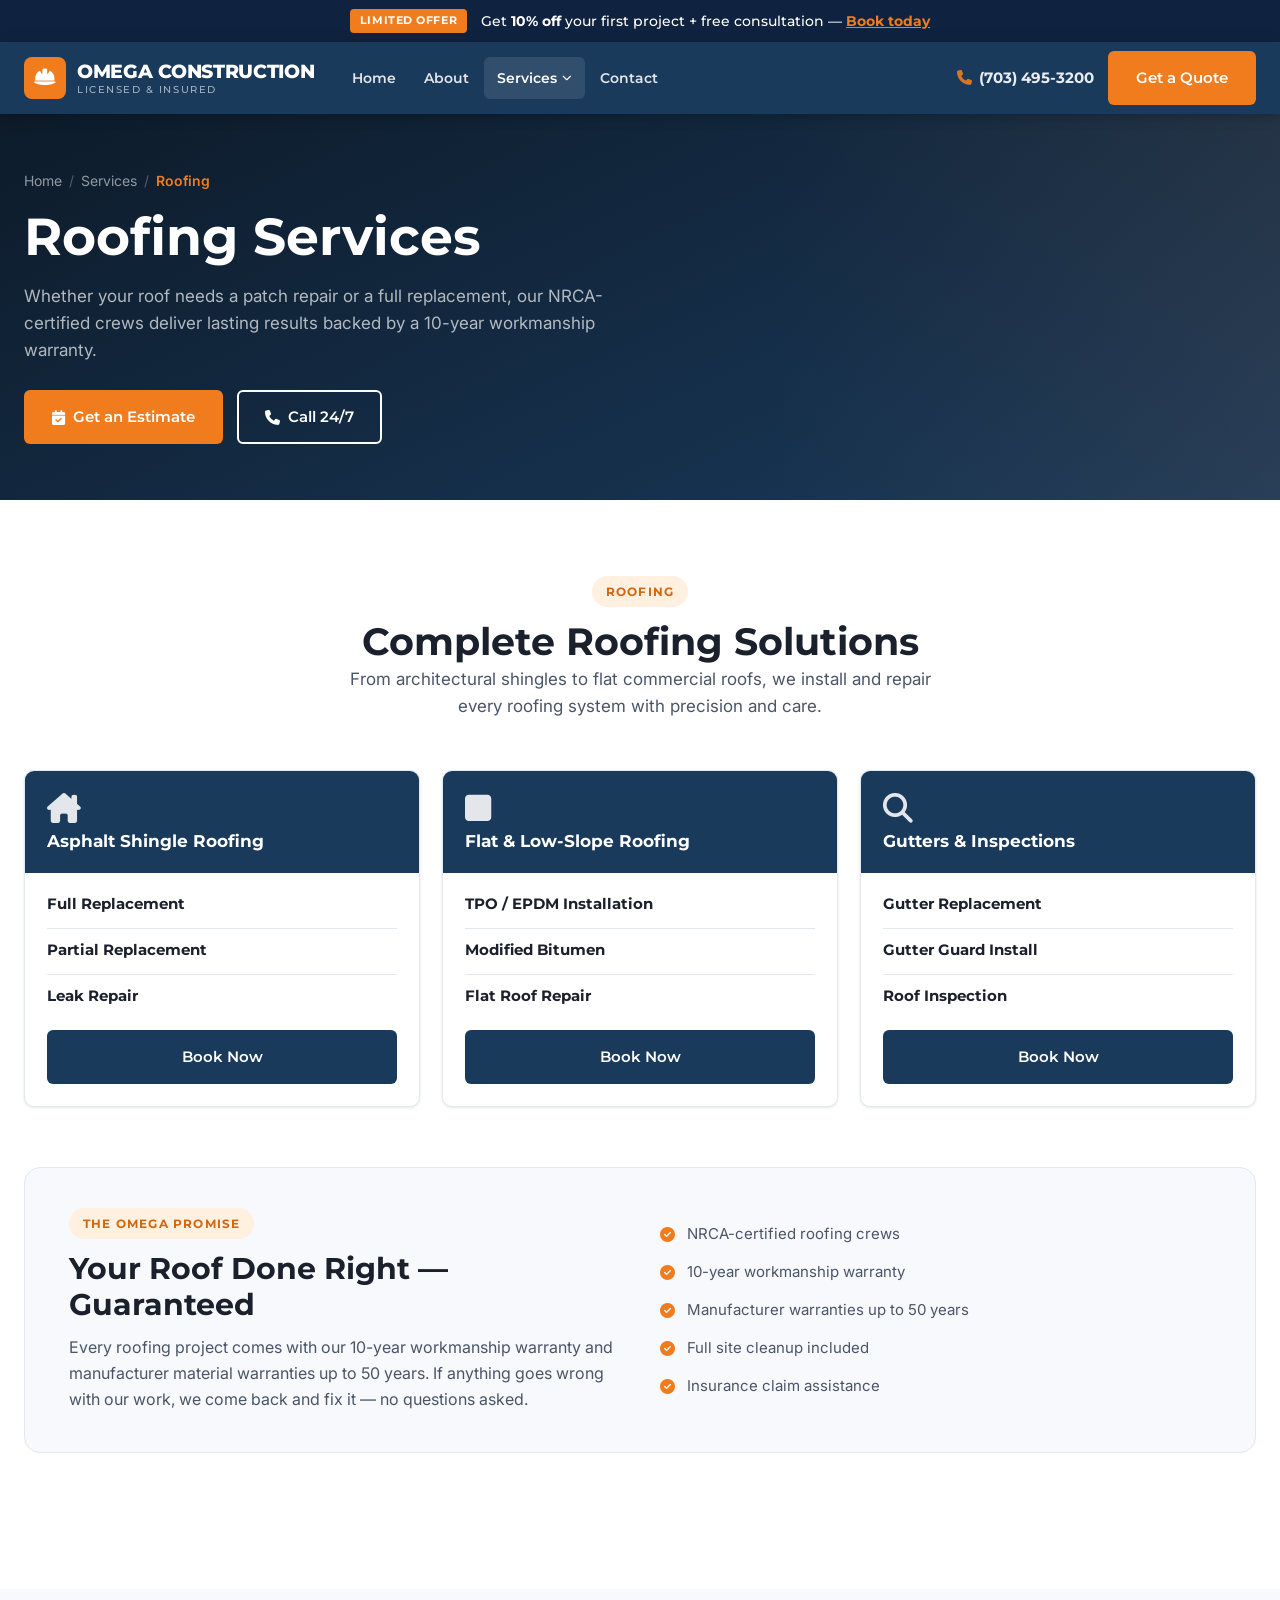
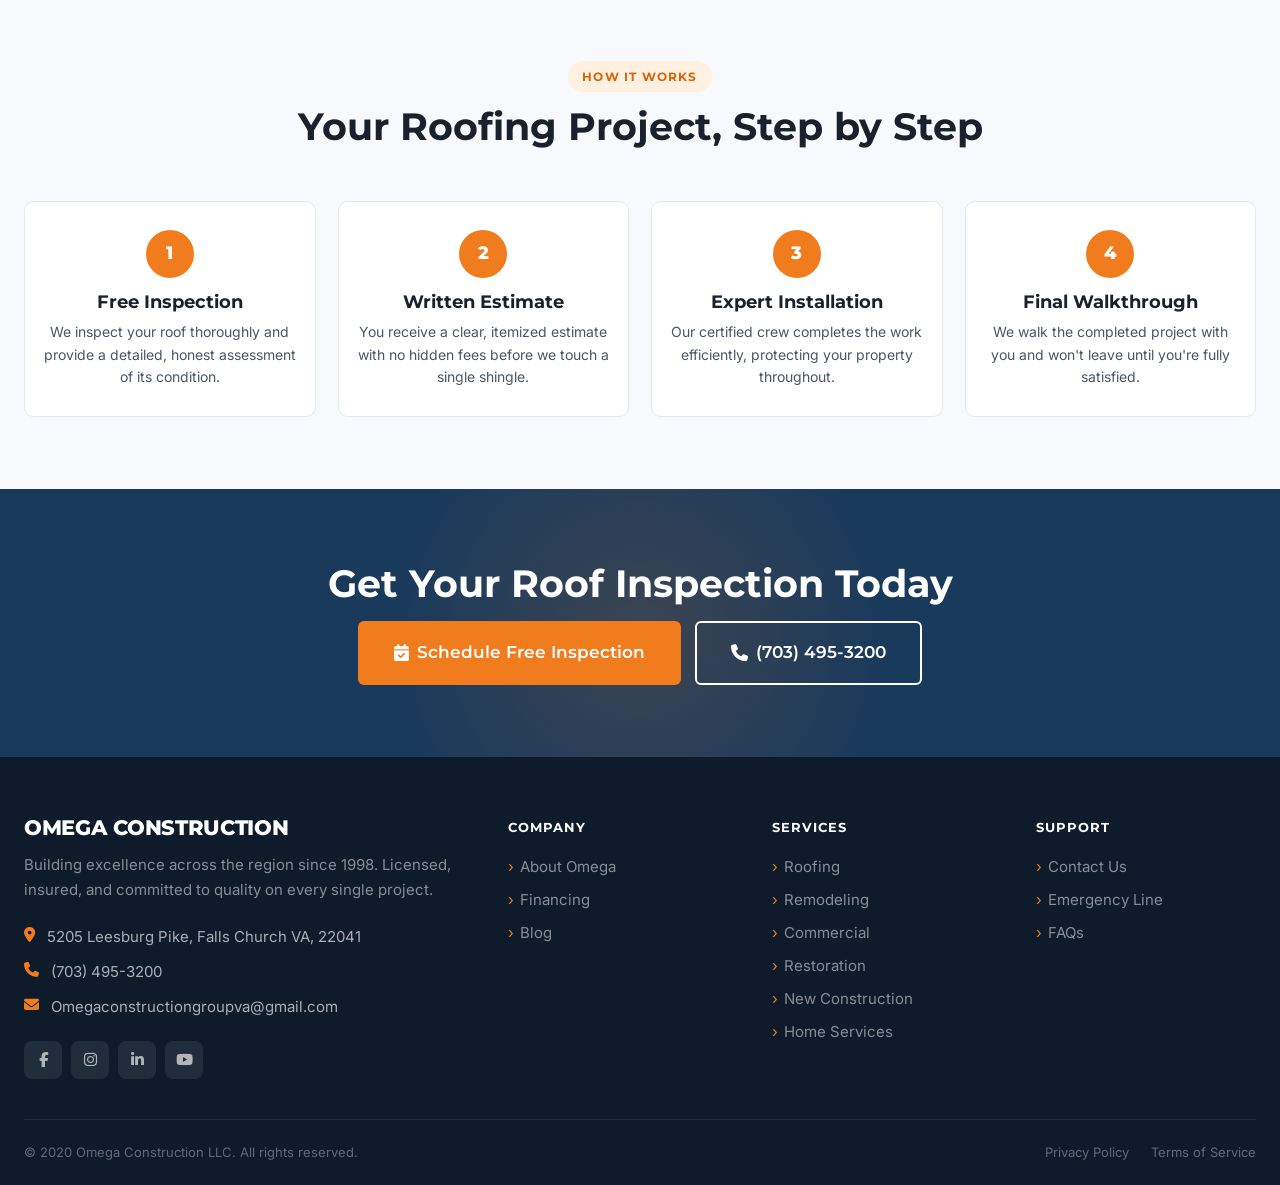
<file: roofing.html>
<!DOCTYPE html>
<html lang="en">
<head>
  <meta charset="UTF-8">
  <meta name="viewport" content="width=device-width, initial-scale=1.0">
  <title>Roofing Services — Omega Construction</title>
  <meta name="description" content="Expert roofing replacement, repair, inspections, and emergency services. NRCA-certified crews and a 10-year workmanship warranty.">
  <link rel="icon" type="image/svg+xml" href="favicon.svg">
  <link rel="stylesheet" href="css/style.css">
  <link rel="stylesheet" href="https://cdnjs.cloudflare.com/ajax/libs/font-awesome/6.5.0/css/all.min.css">
</head>
<body>

  <div class="top-banner">
    <div class="top-banner-inner">
      <span class="tag">Limited Offer</span>
      <span>Get <strong>10% off</strong> your first project + free consultation — <a href="contact.html">Book today</a></span>
    </div>
  </div>

  <header class="site-header">
    <div class="container">
      <div class="header-inner">
        <a href="index.html" class="logo">
          <div class="logo-icon"><i class="fas fa-helmet-safety"></i></div>
          <div class="logo-text">OMEGA CONSTRUCTION<span>Licensed &amp; Insured</span></div>
        </a>
        <nav class="main-nav">
          <ul>
            <li><a href="index.html">Home</a></li>
            <li><a href="about.html">About</a></li>
            <li class="active">
              <a href="#">Services <i class="fas fa-chevron-down chevron"></i></a>
              <ul class="dropdown">
                <li><a href="roofing.html"><span class="dd-icon"><i class="fas fa-house-chimney"></i></span>Roofing</a></li>
                <li><a href="remodeling.html"><span class="dd-icon"><i class="fas fa-paint-roller"></i></span>Remodeling</a></li>
                <li><a href="commercial.html"><span class="dd-icon"><i class="fas fa-building"></i></span>Commercial</a></li>
                <li><a href="restoration.html"><span class="dd-icon"><i class="fas fa-wrench"></i></span>Restoration</a></li>
                <li><a href="new-construction.html"><span class="dd-icon"><i class="fas fa-hard-hat"></i></span>New Construction</a></li>
                <li><a href="home-services.html"><span class="dd-icon"><i class="fas fa-screwdriver-wrench"></i></span>Home Services</a></li>
              </ul>
            </li>
            <li><a href="contact.html">Contact</a></li>
          </ul>
        </nav>
        <div class="header-cta">
          <a href="tel:+17034953200" class="phone-link"><i class="fas fa-phone"></i>(703) 495-3200</a>
          <a href="contact.html" class="btn btn-accent">Get a Quote</a>
        </div>
        <button class="hamburger" id="hamburger" aria-label="Toggle menu"><span></span><span></span><span></span></button>
      </div>
    </div>
    <div class="mobile-menu" id="mobile-menu">
      <ul>
        <li><a href="index.html">Home</a></li>
        <li><a href="about.html">About</a></li>
        <li>
          <div class="mobile-sub-trigger">Services <i class="fas fa-chevron-down"></i></div>
          <ul class="mobile-sub">
            <li><a href="roofing.html">Roofing</a></li>
            <li><a href="remodeling.html">Remodeling</a></li>
            <li><a href="commercial.html">Commercial</a></li>
            <li><a href="restoration.html">Restoration</a></li>
            <li><a href="new-construction.html">New Construction</a></li>
            <li><a href="home-services.html">Home Services</a></li>
          </ul>
        </li>
        <li><a href="contact.html">Contact</a></li>
        <li><a href="tel:+17034953200"><i class="fas fa-phone" style="margin-right:8px;color:#f07c1e"></i>(703) 495-3200</a></li>
      </ul>
    </div>
  </header>

  <!-- PAGE HERO -->
  <section class="page-hero">
    <div class="container">
      <div class="page-hero-inner">
        <div class="breadcrumb">
          <a href="index.html">Home</a><span class="sep">/</span>
          <a href="#">Services</a><span class="sep">/</span>
          <span class="cur">Roofing</span>
        </div>
        <h1>Roofing Services</h1>
        <p>Whether your roof needs a patch repair or a full replacement, our NRCA-certified crews deliver lasting results backed by a 10-year workmanship warranty.</p>
        <div class="page-hero-actions">
          <a href="contact.html" class="btn btn-accent"><i class="fas fa-calendar-check"></i>Get an Estimate</a>
          <a href="tel:+17034953200" class="btn btn-outline"><i class="fas fa-phone"></i>Call 24/7</a>
        </div>
      </div>
    </div>
  </section>

  <!-- SERVICE CONTENT -->
  <section class="svc-page">
    <div class="container">
      <div class="section-header anim">
        <div class="section-label">Roofing</div>
        <h2>Complete Roofing Solutions</h2>
        <p class="section-sub">From architectural shingles to flat commercial roofs, we install and repair every roofing system with precision and care.</p>
      </div>

      <div class="svc-cards-grid">

        <!-- Asphalt Shingles -->
        <div class="svc-card anim d1">
          <div class="svc-card-head">
            <i class="fas fa-house-chimney"></i>
            <h3>Asphalt Shingle Roofing</h3>
          </div>
          <div class="svc-card-body">
            <div class="svc-items">
              <div class="svc-item">
                <div class="svc-item-info">
                  <h4>Full Replacement</h4>
                </div>
              </div>
              <div class="svc-item">
                <div class="svc-item-info">
                  <h4>Partial Replacement</h4>
                </div>
              </div>
              <div class="svc-item">
                <div class="svc-item-info">
                  <h4>Leak Repair</h4>
                </div>
              </div>
            </div>
          </div>
          <div class="svc-card-foot">
            <a href="contact.html" class="btn btn-primary" style="width:100%;justify-content:center">Book Now</a>
          </div>
        </div>

        <!-- Flat / Low-Slope -->
        <div class="svc-card anim d2">
          <div class="svc-card-head">
            <i class="fas fa-square"></i>
            <h3>Flat &amp; Low-Slope Roofing</h3>
          </div>
          <div class="svc-card-body">
            <div class="svc-items">
              <div class="svc-item">
                <div class="svc-item-info">
                  <h4>TPO / EPDM Installation</h4>
                </div>
              </div>
              <div class="svc-item">
                <div class="svc-item-info">
                  <h4>Modified Bitumen</h4>
                </div>
              </div>
              <div class="svc-item">
                <div class="svc-item-info">
                  <h4>Flat Roof Repair</h4>
                </div>
              </div>
            </div>
          </div>
          <div class="svc-card-foot">
            <a href="contact.html" class="btn btn-primary" style="width:100%;justify-content:center">Book Now</a>
          </div>
        </div>

        <!-- Gutters & Inspections -->
        <div class="svc-card anim d3">
          <div class="svc-card-head">
            <i class="fas fa-magnifying-glass"></i>
            <h3>Gutters &amp; Inspections</h3>
          </div>
          <div class="svc-card-body">
            <div class="svc-items">
              <div class="svc-item">
                <div class="svc-item-info">
                  <h4>Gutter Replacement</h4>
                </div>
              </div>
              <div class="svc-item">
                <div class="svc-item-info">
                  <h4>Gutter Guard Install</h4>
                </div>
              </div>
              <div class="svc-item">
                <div class="svc-item-info">
                  <h4>Roof Inspection</h4>
                </div>
              </div>
            </div>
          </div>
          <div class="svc-card-foot">
            <a href="contact.html" class="btn btn-primary" style="width:100%;justify-content:center">Book Now</a>
          </div>
        </div>

      </div>

      <!-- Promise section -->
      <div style="background:var(--bg);border-radius:var(--r-lg);padding:40px 44px;border:1px solid var(--border);margin-bottom:60px" class="anim">
        <div style="display:grid;grid-template-columns:1fr 1fr;gap:40px;align-items:center">
          <div>
            <div class="section-label">The Omega Promise</div>
            <h2 style="font-size:1.875rem">Your Roof Done Right — Guaranteed</h2>
            <p style="margin-top:12px">Every roofing project comes with our 10-year workmanship warranty and manufacturer material warranties up to 50 years. If anything goes wrong with our work, we come back and fix it — no questions asked.</p>
          </div>
          <div style="display:flex;flex-direction:column;gap:14px">
            <div class="prog-feature" style="color:var(--text-mid)"><i class="fas fa-check-circle" style="color:var(--accent)"></i>NRCA-certified roofing crews</div>
            <div class="prog-feature" style="color:var(--text-mid)"><i class="fas fa-check-circle" style="color:var(--accent)"></i>10-year workmanship warranty</div>
            <div class="prog-feature" style="color:var(--text-mid)"><i class="fas fa-check-circle" style="color:var(--accent)"></i>Manufacturer warranties up to 50 years</div>
            <div class="prog-feature" style="color:var(--text-mid)"><i class="fas fa-check-circle" style="color:var(--accent)"></i>Full site cleanup included</div>
            <div class="prog-feature" style="color:var(--text-mid)"><i class="fas fa-check-circle" style="color:var(--accent)"></i>Insurance claim assistance</div>
          </div>
        </div>
      </div>
    </div>
  </section>

  <!-- PROCESS -->
  <section class="process-section">
    <div class="container">
      <div class="section-header anim">
        <div class="section-label">How It Works</div>
        <h2>Your Roofing Project, Step by Step</h2>
      </div>
      <div class="process-steps">
        <div class="process-step anim d1">
          <div class="step-num">1</div>
          <h4>Free Inspection</h4>
          <p>We inspect your roof thoroughly and provide a detailed, honest assessment of its condition.</p>
        </div>
        <div class="process-step anim d2">
          <div class="step-num">2</div>
          <h4>Written Estimate</h4>
          <p>You receive a clear, itemized estimate with no hidden fees before we touch a single shingle.</p>
        </div>
        <div class="process-step anim d3">
          <div class="step-num">3</div>
          <h4>Expert Installation</h4>
          <p>Our certified crew completes the work efficiently, protecting your property throughout.</p>
        </div>
        <div class="process-step anim d4">
          <div class="step-num">4</div>
          <h4>Final Walkthrough</h4>
          <p>We walk the completed project with you and won't leave until you're fully satisfied.</p>
        </div>
      </div>
    </div>
  </section>

  <!-- CTA BAND -->
  <section class="cta-band">
    <div class="container">
      <h2 class="anim">Get Your Roof Inspection Today</h2>
      <div class="cta-actions anim d1">
        <a href="contact.html" class="btn btn-accent btn-lg"><i class="fas fa-calendar-check"></i>Schedule Free Inspection</a>
        <a href="tel:+17034953200" class="btn btn-outline btn-lg"><i class="fas fa-phone"></i>(703) 495-3200</a>
      </div>
    </div>
  </section>

  <footer class="site-footer">
    <div class="container">
      <div class="footer-top">
        <div class="footer-grid">
          <div class="footer-brand">
            <div class="logo-text">OMEGA CONSTRUCTION</div>
            <p class="footer-tagline">Building excellence across the region since 1998. Licensed, insured, and committed to quality on every single project.</p>
            <div class="f-contact-item"><i class="fas fa-map-marker-alt"></i>5205 Leesburg Pike, Falls Church VA, 22041</div>
            <div class="f-contact-item"><i class="fas fa-phone"></i>(703) 495-3200</div>
            <div class="f-contact-item"><i class="fas fa-envelope"></i>Omegaconstructiongroupva@gmail.com</div>
            <div class="social-row">
              <a href="#" class="soc-link"><i class="fab fa-facebook-f"></i></a>
              <a href="#" class="soc-link"><i class="fab fa-instagram"></i></a>
              <a href="#" class="soc-link"><i class="fab fa-linkedin-in"></i></a>
              <a href="#" class="soc-link"><i class="fab fa-youtube"></i></a>
            </div>
          </div>
          <div>
            <div class="footer-col-title">Company</div>
            <div class="footer-links">
              <a href="about.html">About Omega</a>
              <a href="contact.html">Financing</a>
              <a href="contact.html">Blog</a>
            </div>
          </div>
          <div>
            <div class="footer-col-title">Services</div>
            <div class="footer-links">
              <a href="roofing.html">Roofing</a>
              <a href="remodeling.html">Remodeling</a>
              <a href="commercial.html">Commercial</a>
              <a href="restoration.html">Restoration</a>
              <a href="new-construction.html">New Construction</a>
              <a href="home-services.html">Home Services</a>
            </div>
          </div>
          <div>
            <div class="footer-col-title">Support</div>
            <div class="footer-links">
              <a href="contact.html">Contact Us</a>
              <a href="contact.html">Emergency Line</a>
              <a href="contact.html">FAQs</a>
            </div>
          </div>
        </div>
      </div>
      <div class="footer-bottom">
        <div class="footer-copy">&copy; 2020 Omega Construction LLC. All rights reserved.</div>
        <div class="footer-legal"><a href="#">Privacy Policy</a><a href="#">Terms of Service</a></div>
      </div>
    </div>
  </footer>

  <script src="js/main.js"></script>
</body>
</html>
</file>
<file: css/style.css>
/* ============================================
   OMEGA CONSTRUCTION — MAIN STYLESHEET
   ============================================ */

@import url('https://fonts.googleapis.com/css2?family=Montserrat:wght@400;500;600;700;800;900&family=Inter:wght@400;500;600;700&display=swap');

/* === CSS VARIABLES === */
:root {
  --primary:        #1a3a5c;
  --primary-light:  #2a5298;
  --primary-dark:   #0f2340;
  --accent:         #f07c1e;
  --accent-dark:    #d4660c;
  --accent-light:   #fff0e0;
  --dark:           #0d1b2a;
  --text:           #1a202c;
  --text-mid:       #4a5568;
  --text-light:     #718096;
  --bg:             #f7f9fc;
  --white:          #ffffff;
  --border:         #e2e8f0;
  --shadow-sm:      0 1px 3px rgba(0,0,0,.10);
  --shadow-md:      0 4px 12px rgba(0,0,0,.12);
  --shadow-lg:      0 8px 30px rgba(0,0,0,.16);
  --r-sm:  6px;
  --r-md:  10px;
  --r-lg:  16px;
  --font-head: 'Montserrat', sans-serif;
  --font-body: 'Inter', sans-serif;
  --max-w: 1280px;
  --hh: 72px;
  --ease: all .25s ease;
}

/* === RESET === */
*, *::before, *::after { box-sizing: border-box; margin: 0; padding: 0; }
html { scroll-behavior: smooth; }
body { font-family: var(--font-body); color: var(--text); line-height: 1.6; background: var(--white); }
img { max-width: 100%; height: auto; display: block; }
a { text-decoration: none; color: inherit; }
ul { list-style: none; }
button { cursor: pointer; border: none; background: none; font-family: inherit; }
input, textarea, select { font-family: inherit; }

/* === LAYOUT === */
.container { max-width: var(--max-w); margin: 0 auto; padding: 0 24px; }

/* === TYPOGRAPHY === */
h1,h2,h3,h4,h5,h6 { font-family: var(--font-head); font-weight: 700; line-height: 1.2; color: var(--text); }
h1 { font-size: clamp(2rem,5vw,3.25rem); }
h2 { font-size: clamp(1.75rem,3vw,2.5rem); }
h3 { font-size: clamp(1.2rem,2vw,1.5rem); }
h4 { font-size: 1.125rem; }
p  { color: var(--text-mid); }

/* === BUTTONS === */
.btn {
  display: inline-flex; align-items: center; gap: 8px;
  padding: 13px 26px; border-radius: var(--r-sm);
  font-family: var(--font-head); font-weight: 600; font-size: .9375rem;
  transition: var(--ease); white-space: nowrap; cursor: pointer; border: 2px solid transparent;
}
.btn-primary  { background: var(--primary); color: #fff; }
.btn-primary:hover  { background: var(--primary-dark); transform: translateY(-1px); box-shadow: var(--shadow-md); }
.btn-accent   { background: var(--accent); color: #fff; }
.btn-accent:hover   { background: var(--accent-dark); transform: translateY(-1px); box-shadow: var(--shadow-md); }
.btn-outline  { background: transparent; color: #fff; border-color: #fff; }
.btn-outline:hover  { background: #fff; color: var(--primary); }
.btn-outline-dark { background: transparent; color: var(--primary); border-color: var(--primary); }
.btn-outline-dark:hover { background: var(--primary); color: #fff; }
.btn-lg { padding: 16px 34px; font-size: 1.0625rem; }

/* === SECTION COMPONENTS === */
.section-label {
  display: inline-block; background: var(--accent-light); color: var(--accent-dark);
  font-family: var(--font-head); font-weight: 700; font-size: .75rem;
  letter-spacing: .1em; text-transform: uppercase; padding: 6px 14px;
  border-radius: 100px; margin-bottom: 12px;
}
.section-header { text-align: center; margin-bottom: 50px; }
.section-header .section-sub { margin: 0 auto; max-width: 600px; font-size: 1.0625rem; }

/* ============================================================
   TOP BANNER
   ============================================================ */
.top-banner {
  background: var(--primary-dark); color: #fff;
  text-align: center; padding: 9px 24px;
  font-size: .875rem; font-family: var(--font-head); font-weight: 500;
}
.top-banner-inner { display: flex; align-items: center; justify-content: center; gap: 14px; flex-wrap: wrap; }
.top-banner .tag { background: var(--accent); color: #fff; padding: 3px 10px; border-radius: 4px; font-size: .7rem; font-weight: 700; text-transform: uppercase; letter-spacing: .05em; }
.top-banner a { color: var(--accent); font-weight: 700; text-decoration: underline; }

/* ============================================================
   HEADER / NAV
   ============================================================ */
.site-header { position: sticky; top: 0; z-index: 1000; background: var(--primary); box-shadow: 0 2px 12px rgba(0,0,0,.25); }
.header-inner { display: flex; align-items: center; height: var(--hh); gap: 24px; }

/* Logo */
.logo { flex-shrink: 0; display: flex; align-items: center; gap: 11px; }
.logo-icon {
  width: 42px; height: 42px; background: var(--accent); border-radius: 8px;
  display: flex; align-items: center; justify-content: center; color: #fff; font-size: 1.2rem;
}
.logo-text { color: #fff; font-family: var(--font-head); font-weight: 800; font-size: 1.2rem; line-height: 1.1; letter-spacing: -.3px; }
.logo-text span { display: block; font-size: .6rem; font-weight: 500; letter-spacing: .16em; text-transform: uppercase; color: rgba(255,255,255,.6); margin-top: 3px; }

/* Main nav */
.main-nav { flex: 1; }
.main-nav > ul { display: flex; align-items: center; gap: 2px; }
.main-nav > ul > li { position: relative; }
.main-nav > ul > li > a {
  color: rgba(255,255,255,.87); font-family: var(--font-head); font-weight: 600; font-size: .875rem;
  padding: 10px 13px; border-radius: var(--r-sm); display: flex; align-items: center; gap: 5px; transition: var(--ease);
}
.main-nav > ul > li > a:hover,
.main-nav > ul > li.active > a { background: rgba(255,255,255,.1); color: #fff; }
.main-nav .chevron { font-size: .6rem; transition: transform .2s; }
.main-nav > ul > li:hover .chevron { transform: rotate(180deg); }

/* Dropdown */
.dropdown {
  position: absolute; top: calc(100% + 6px); left: 0; background: #fff;
  border-radius: var(--r-md); box-shadow: var(--shadow-lg); min-width: 240px;
  padding: 8px; opacity: 0; visibility: hidden; transform: translateY(-8px);
  transition: opacity .2s ease, transform .2s ease, visibility .2s; z-index: 200;
}
.main-nav > ul > li:hover .dropdown { opacity: 1; visibility: visible; transform: translateY(0); }
.dropdown li a {
  display: flex; align-items: center; gap: 12px; padding: 10px 14px;
  border-radius: var(--r-sm); color: var(--text); font-size: .9rem; font-weight: 500; transition: var(--ease);
}
.dropdown li a:hover { background: var(--bg); color: var(--primary); }
.dd-icon {
  width: 32px; height: 32px; background: var(--bg); border-radius: 7px;
  display: flex; align-items: center; justify-content: center; color: var(--accent); font-size: .875rem; flex-shrink: 0;
}

/* Header CTA */
.header-cta { display: flex; align-items: center; gap: 14px; flex-shrink: 0; margin-left: auto; }
.phone-link { color: #fff; font-family: var(--font-head); font-weight: 700; font-size: .9375rem; display: flex; align-items: center; gap: 7px; opacity: .9; transition: opacity .2s; }
.phone-link:hover { opacity: 1; }
.phone-link i { color: var(--accent); }

/* Hamburger */
.hamburger { display: none; flex-direction: column; gap: 5px; padding: 8px; margin-left: auto; }
.hamburger span { display: block; width: 24px; height: 2px; background: #fff; border-radius: 2px; transition: var(--ease); }
.hamburger.active span:nth-child(1) { transform: rotate(45deg) translate(5px,5px); }
.hamburger.active span:nth-child(2) { opacity: 0; }
.hamburger.active span:nth-child(3) { transform: rotate(-45deg) translate(5px,-5px); }

/* Mobile menu */
.mobile-menu { display: none; background: var(--primary-dark); }
.mobile-menu.open { display: block; }
.mobile-menu a { display: block; padding: 13px 24px; color: rgba(255,255,255,.88); font-family: var(--font-head); font-weight: 600; font-size: .9375rem; border-bottom: 1px solid rgba(255,255,255,.06); transition: background .2s; }
.mobile-menu a:hover { background: rgba(255,255,255,.05); color: #fff; }
.mobile-sub-trigger { display: flex; justify-content: space-between; align-items: center; padding: 13px 24px; color: rgba(255,255,255,.88); font-family: var(--font-head); font-weight: 600; font-size: .9375rem; border-bottom: 1px solid rgba(255,255,255,.06); cursor: pointer; }
.mobile-sub-trigger i { font-size: .7rem; transition: transform .2s; }
.mobile-sub-trigger.open i { transform: rotate(180deg); }
.mobile-sub { display: none; background: rgba(0,0,0,.2); }
.mobile-sub.open { display: block; }
.mobile-sub a { padding-left: 40px; font-size: .875rem !important; }

/* ============================================================
   HERO
   ============================================================ */
.hero {
  background: linear-gradient(155deg, #0d1b2a 0%, #1a3a5c 55%, #1f4e7a 100%);
  position: relative; overflow: hidden; padding: 88px 0 76px; color: #fff;
}
.hero::before {
  content: ''; position: absolute; inset: 0;
  background-image:
    repeating-linear-gradient(0deg, transparent, transparent 60px, rgba(255,255,255,.018) 60px, rgba(255,255,255,.018) 61px),
    repeating-linear-gradient(90deg, transparent, transparent 60px, rgba(255,255,255,.018) 60px, rgba(255,255,255,.018) 61px);
  pointer-events: none;
}
.hero::after {
  content: ''; position: absolute; right: -80px; top: -80px; width: 560px; height: 560px;
  background: radial-gradient(circle, rgba(240,124,30,.13) 0%, transparent 70%); pointer-events: none;
}
.hero-inner { position: relative; z-index: 1; display: grid; grid-template-columns: 1fr 420px; gap: 60px; align-items: center; }
.hero-pill {
  display: inline-flex; align-items: center; gap: 8px;
  background: rgba(240,124,30,.18); border: 1px solid rgba(240,124,30,.4);
  color: #ffa55e; padding: 6px 14px; border-radius: 100px;
  font-size: .8125rem; font-weight: 600; font-family: var(--font-head); letter-spacing: .05em; margin-bottom: 20px;
}
.hero h1 { color: #fff; font-size: clamp(2.25rem,4.5vw,3.4rem); font-weight: 900; line-height: 1.1; margin-bottom: 18px; }
.hero h1 .hl { color: var(--accent); }
.hero-desc { color: rgba(255,255,255,.72); font-size: 1.1rem; margin-bottom: 34px; max-width: 500px; line-height: 1.75; }
.hero-actions { display: flex; gap: 14px; flex-wrap: wrap; margin-bottom: 48px; }
.hero-stats { display: flex; gap: 36px; flex-wrap: wrap; }
.stat-item { border-left: 3px solid var(--accent); padding-left: 14px; }
.stat-num { font-family: var(--font-head); font-size: 1.875rem; font-weight: 800; color: #fff; line-height: 1; }
.stat-lbl { font-size: .8rem; color: rgba(255,255,255,.58); margin-top: 4px; }

/* Hero visual card */
.hero-visual { position: relative; }
.hero-card {
  background: rgba(255,255,255,.07); backdrop-filter: blur(8px);
  border: 1px solid rgba(255,255,255,.13); border-radius: var(--r-lg); padding: 28px; color: #fff;
}
.hero-badges { display: flex; gap: 10px; flex-wrap: wrap; margin-bottom: 20px; }
.hero-badge {
  background: rgba(255,255,255,.1); border: 1px solid rgba(255,255,255,.15);
  border-radius: 8px; padding: 8px 12px; font-size: .8rem; font-weight: 600;
  font-family: var(--font-head); display: flex; align-items: center; gap: 7px;
}
.hero-badge i { color: var(--accent); }
.hero-card h3 { color: #fff; font-size: 1.125rem; margin-bottom: 8px; }
.hero-card p  { color: rgba(255,255,255,.62); font-size: .9375rem; }
.hero-float {
  position: absolute; bottom: -18px; right: -18px;
  background: var(--accent); color: #fff; border-radius: 12px;
  padding: 14px 18px; box-shadow: var(--shadow-lg); text-align: center; min-width: 110px;
}
.hero-float .big   { font-family: var(--font-head); font-size: 1.75rem; font-weight: 800; line-height: 1; }
.hero-float .small { font-size: .72rem; opacity: .88; margin-top: 4px; }

/* ============================================================
   TRUST BAR
   ============================================================ */
.trust-bar { background: var(--dark); padding: 18px 0; }
.trust-inner { display: flex; align-items: center; justify-content: center; gap: 44px; flex-wrap: wrap; }
.trust-item { display: flex; align-items: center; gap: 10px; color: #fff; font-family: var(--font-head); font-weight: 600; font-size: .9375rem; }
.trust-item i { color: var(--accent); font-size: 1.2rem; }

/* ============================================================
   SERVICES ACCORDION
   ============================================================ */
.services-section { padding: 80px 0; background: var(--bg); }
.accordion-wrap { display: flex; flex-direction: column; gap: 8px; max-width: 900px; margin: 0 auto; }
.acc-item {
  background: #fff; border-radius: var(--r-md); border: 1px solid var(--border);
  box-shadow: var(--shadow-sm); overflow: hidden; transition: box-shadow .2s;
}
.acc-item:hover { box-shadow: var(--shadow-md); }
.acc-item.open { border-color: var(--primary); box-shadow: 0 0 0 2px rgba(26,58,92,.12), var(--shadow-md); }
.acc-header { display: flex; align-items: center; gap: 16px; padding: 20px 26px; cursor: pointer; transition: background .2s; user-select: none; }
.acc-header:hover { background: var(--bg); }
.acc-icon {
  width: 46px; height: 46px; background: var(--accent-light); border-radius: 10px;
  display: flex; align-items: center; justify-content: center; color: var(--accent);
  font-size: 1.2rem; flex-shrink: 0; transition: var(--ease);
}
.acc-item.open .acc-icon { background: var(--accent); color: #fff; }
.acc-title-wrap { flex: 1; }
.acc-title { font-family: var(--font-head); font-weight: 700; font-size: 1.0625rem; color: var(--text); }
.acc-meta  { font-size: .8rem; color: var(--text-light); margin-top: 3px; }
.acc-chevron { color: var(--text-light); font-size: .875rem; transition: transform .3s; }
.acc-item.open .acc-chevron { transform: rotate(180deg); color: var(--primary); }
.acc-body { display: none; padding: 0 26px 22px; border-top: 1px solid var(--border); }
.acc-item.open .acc-body { display: block; }
.acc-services { display: grid; grid-template-columns: repeat(3,1fr); gap: 10px; margin-top: 18px; }
.svc-mini {
  background: var(--bg); border: 1px solid var(--border); border-radius: var(--r-sm);
  padding: 14px 16px; transition: var(--ease);
}
.svc-mini:hover { border-color: var(--accent); background: var(--accent-light); transform: translateY(-2px); }
.svc-mini h4 { font-size: .9375rem; margin-bottom: 4px; }
.svc-mini .price { color: var(--accent-dark); font-size: .8125rem; font-weight: 700; font-family: var(--font-head); }
.svc-mini .dur   { color: var(--text-light); font-size: .75rem; margin-top: 2px; }
.acc-cta { display: flex; gap: 10px; margin-top: 18px; flex-wrap: wrap; }

/* ============================================================
   PROGRAM SECTION
   ============================================================ */
.program-section { padding: 80px 0; background: #fff; }
.program-card {
  background: linear-gradient(135deg, var(--primary) 0%, var(--primary-light) 100%);
  border-radius: var(--r-lg); padding: 52px 56px; color: #fff;
  display: grid; grid-template-columns: 1fr 340px; gap: 60px; align-items: center;
  position: relative; overflow: hidden;
}
.program-card::before {
  content: ''; position: absolute; top: -80px; right: -80px;
  width: 300px; height: 300px; background: rgba(255,255,255,.05); border-radius: 50%;
}
.program-card::after {
  content: ''; position: absolute; bottom: -60px; right: 240px;
  width: 200px; height: 200px; background: rgba(255,255,255,.04); border-radius: 50%;
}
.prog-tag {
  display: inline-flex; align-items: center; gap: 7px;
  background: rgba(240,124,30,.25); border: 1px solid rgba(240,124,30,.4);
  color: #ffa55e; padding: 5px 14px; border-radius: 100px;
  font-size: .72rem; font-weight: 700; font-family: var(--font-head);
  letter-spacing: .08em; text-transform: uppercase; margin-bottom: 14px;
}
.program-card h2   { color: #fff; font-size: 1.875rem; margin-bottom: 14px; }
.program-card p    { color: rgba(255,255,255,.72); font-size: 1.0625rem; line-height: 1.7; margin-bottom: 24px; }
.prog-features     { display: flex; flex-direction: column; gap: 12px; margin-bottom: 28px; }
.prog-feature      { display: flex; align-items: center; gap: 12px; color: rgba(255,255,255,.9); font-size: .9375rem; }
.prog-feature i    { color: var(--accent); flex-shrink: 0; }
.prog-pricing {
  background: rgba(255,255,255,.1); border: 1px solid rgba(255,255,255,.16);
  border-radius: var(--r-md); padding: 28px 24px; text-align: center; position: relative; z-index: 1;
}
.prog-pricing .from  { font-size: .8125rem; color: rgba(255,255,255,.55); text-transform: uppercase; letter-spacing: .05em; margin-bottom: 6px; }
.prog-pricing .price { font-family: var(--font-head); font-size: 2.75rem; font-weight: 800; color: #fff; line-height: 1; margin-bottom: 4px; }
.prog-pricing .per   { color: rgba(255,255,255,.55); font-size: .875rem; margin-bottom: 22px; }
.prog-pricing .btn   { width: 100%; justify-content: center; margin-bottom: 10px; }
.prog-pricing .note  { font-size: .78rem; color: rgba(255,255,255,.4); }

/* ============================================================
   WHY CHOOSE US
   ============================================================ */
.why-section { padding: 80px 0; background: var(--bg); }
.why-grid { display: grid; grid-template-columns: repeat(2,1fr); gap: 22px; margin-top: 48px; }
.why-card {
  background: #fff; border-radius: var(--r-md); padding: 34px;
  box-shadow: var(--shadow-sm); border: 1px solid var(--border);
  display: flex; gap: 20px; transition: var(--ease);
}
.why-card:hover { box-shadow: var(--shadow-md); transform: translateY(-3px); }
.why-icon {
  width: 54px; height: 54px; background: var(--accent-light); border-radius: 12px;
  display: flex; align-items: center; justify-content: center; color: var(--accent);
  font-size: 1.4rem; flex-shrink: 0;
}
.why-content h3 { font-size: 1.2rem; margin-bottom: 10px; }
.why-content p  { font-size: .9375rem; line-height: 1.65; margin-bottom: 14px; }
.learn-more {
  color: var(--primary); font-weight: 600; font-size: .9375rem;
  display: inline-flex; align-items: center; gap: 6px; transition: gap .2s, color .2s;
}
.learn-more:hover { gap: 10px; color: var(--accent); }

/* ============================================================
   TESTIMONIALS
   ============================================================ */
.testimonials-section { padding: 80px 0; background: #fff; }
.testi-grid { display: grid; grid-template-columns: repeat(3,1fr); gap: 22px; margin-top: 46px; }
.testi-card {
  background: var(--bg); border-radius: var(--r-md); padding: 30px;
  border: 1px solid var(--border); position: relative;
}
.testi-card::before {
  content: '\201C'; position: absolute; top: 14px; right: 22px;
  font-size: 5rem; font-family: Georgia,serif; color: var(--accent); opacity: .18; line-height: 1;
}
.stars { color: #f59e0b; font-size: .875rem; margin-bottom: 14px; letter-spacing: 2px; }
.testi-text { font-size: .9375rem; line-height: 1.7; margin-bottom: 18px; font-style: italic; }
.testi-author { display: flex; align-items: center; gap: 12px; border-top: 1px solid var(--border); padding-top: 14px; }
.author-avatar {
  width: 42px; height: 42px; border-radius: 50%; background: var(--primary);
  display: flex; align-items: center; justify-content: center; color: #fff;
  font-family: var(--font-head); font-weight: 700; font-size: 1.0625rem; flex-shrink: 0;
}
.author-name { font-weight: 700; font-family: var(--font-head); font-size: .9375rem; color: var(--text); }
.author-platform { font-size: .8rem; color: var(--text-light); margin-top: 2px; display: flex; align-items: center; gap: 4px; }
.reviews-summary { display: flex; gap: 24px; justify-content: center; margin-top: 38px; flex-wrap: wrap; }
.review-platform {
  display: flex; align-items: center; gap: 14px;
  background: var(--bg); border: 1px solid var(--border); border-radius: var(--r-md); padding: 16px 22px;
}
.review-platform .p-name   { font-weight: 700; font-family: var(--font-head); font-size: 1rem; }
.review-platform .p-rating { color: #f59e0b; font-weight: 800; font-size: 1.25rem; font-family: var(--font-head); }
.review-platform .p-count  { font-size: .8rem; color: var(--text-light); }

/* ============================================================
   SERVICE AREAS
   ============================================================ */
.areas-section { padding: 72px 0; background: var(--bg); }
.areas-grid { display: grid; grid-template-columns: repeat(4,1fr); gap: 10px; margin-top: 38px; }
.area-link {
  display: flex; align-items: center; gap: 10px; padding: 14px 16px;
  background: #fff; border: 1px solid var(--border); border-radius: var(--r-sm);
  font-weight: 600; font-size: .9375rem; transition: var(--ease); color: var(--text);
}
.area-link:hover { border-color: var(--primary); color: var(--primary); box-shadow: var(--shadow-sm); transform: translateX(4px); }
.area-link i { color: var(--accent); font-size: .875rem; flex-shrink: 0; }

/* ============================================================
   CTA BAND
   ============================================================ */
.cta-band {
  padding: 72px 0; background: var(--primary); text-align: center;
  position: relative; overflow: hidden;
}
.cta-band::before {
  content: ''; position: absolute; top: -100px; left: 50%; transform: translateX(-50%);
  width: 500px; height: 500px; background: radial-gradient(circle, rgba(240,124,30,.16) 0%, transparent 70%);
}
.cta-band h2 { color: #fff; margin-bottom: 14px; position: relative; }
.cta-band p  { color: rgba(255,255,255,.68); font-size: 1.1rem; margin-bottom: 32px; position: relative; }
.cta-actions { display: flex; gap: 14px; justify-content: center; flex-wrap: wrap; position: relative; }

/* ============================================================
   FOOTER
   ============================================================ */
.site-footer { background: var(--dark); color: #fff; }
.footer-top { padding: 60px 0 40px; border-bottom: 1px solid rgba(255,255,255,.08); }
.footer-grid { display: grid; grid-template-columns: 2fr 1fr 1fr 1fr; gap: 44px; }
.footer-brand .logo-text { display: block; font-size: 1.3rem; margin-bottom: 14px; }
.footer-tagline { color: rgba(255,255,255,.5); font-size: .9375rem; line-height: 1.65; margin-bottom: 22px; }
.f-contact-item { display: flex; align-items: flex-start; gap: 12px; margin-bottom: 11px; color: rgba(255,255,255,.65); font-size: .9375rem; }
.f-contact-item i { color: var(--accent); margin-top: 2px; flex-shrink: 0; }
.social-row { display: flex; gap: 9px; margin-top: 22px; }
.soc-link {
  width: 38px; height: 38px; background: rgba(255,255,255,.08); border-radius: 8px;
  display: flex; align-items: center; justify-content: center;
  color: rgba(255,255,255,.65); font-size: .9375rem; transition: var(--ease);
}
.soc-link:hover { background: var(--accent); color: #fff; }
.footer-col-title { font-family: var(--font-head); font-weight: 700; font-size: .8125rem; color: #fff; text-transform: uppercase; letter-spacing: .08em; margin-bottom: 18px; }
.footer-links { display: flex; flex-direction: column; gap: 9px; }
.footer-links a { color: rgba(255,255,255,.5); font-size: .9375rem; transition: color .2s; display: flex; align-items: center; gap: 6px; }
.footer-links a::before { content: '›'; color: var(--accent); }
.footer-links a:hover { color: #fff; }
.footer-bottom { padding: 22px 0; display: flex; align-items: center; justify-content: space-between; flex-wrap: wrap; gap: 14px; }
.footer-copy  { color: rgba(255,255,255,.35); font-size: .8125rem; }
.footer-legal { display: flex; gap: 22px; flex-wrap: wrap; }
.footer-legal a { color: rgba(255,255,255,.35); font-size: .8125rem; transition: color .2s; }
.footer-legal a:hover { color: #fff; }
.license-bar { border-top: 1px solid rgba(255,255,255,.06); padding: 14px 0; display: flex; gap: 28px; flex-wrap: wrap; }
.lic { font-size: .73rem; color: rgba(255,255,255,.28); display: flex; align-items: center; gap: 5px; }
.lic strong { color: rgba(255,255,255,.48); }

/* ============================================================
   PAGE HERO (inner pages)
   ============================================================ */
.page-hero {
  background: linear-gradient(155deg, #0d1b2a 0%, #1a3a5c 100%);
  padding: 56px 0; color: #fff; position: relative; overflow: hidden;
}
.page-hero::after {
  content: ''; position: absolute; right: 0; top: 0; bottom: 0; width: 40%;
  background: linear-gradient(90deg, transparent, rgba(240,124,30,.07)); pointer-events: none;
}
.page-hero-inner { position: relative; z-index: 1; }
.breadcrumb { display: flex; align-items: center; gap: 7px; margin-bottom: 14px; font-size: .875rem; }
.breadcrumb a { color: rgba(255,255,255,.55); transition: color .2s; }
.breadcrumb a:hover { color: #fff; }
.breadcrumb .sep { color: rgba(255,255,255,.28); }
.breadcrumb .cur { color: var(--accent); font-weight: 600; }
.page-hero h1 { color: #fff; margin-bottom: 14px; }
.page-hero p  { color: rgba(255,255,255,.68); font-size: 1.0625rem; max-width: 600px; }
.page-hero-actions { display: flex; gap: 14px; margin-top: 26px; flex-wrap: wrap; }

/* ============================================================
   SERVICE PAGE CONTENT
   ============================================================ */
.svc-page { padding: 76px 0; }
.svc-cards-grid { display: grid; grid-template-columns: repeat(3,1fr); gap: 22px; margin-bottom: 60px; }
.svc-card {
  background: #fff; border: 1px solid var(--border); border-radius: var(--r-md);
  overflow: hidden; box-shadow: var(--shadow-sm); transition: var(--ease);
}
.svc-card:hover { box-shadow: var(--shadow-lg); transform: translateY(-4px); border-color: var(--primary); }
.svc-card-head { background: var(--primary); padding: 22px; color: #fff; }
.svc-card-head i { font-size: 1.875rem; opacity: .88; margin-bottom: 8px; }
.svc-card-head h3 { color: #fff; font-size: 1.0625rem; }
.svc-card-body { padding: 22px; }
.svc-items { display: flex; flex-direction: column; gap: 12px; }
.svc-item { display: flex; align-items: flex-start; justify-content: space-between; gap: 10px; padding-bottom: 12px; border-bottom: 1px solid var(--border); }
.svc-item:last-child { border-bottom: none; padding-bottom: 0; }
.svc-item-info h4 { font-size: .9375rem; margin-bottom: 3px; }
.svc-item-info .sub { font-size: .8rem; color: var(--text-light); display: flex; align-items: center; gap: 5px; }
.svc-item-price { text-align: right; flex-shrink: 0; }
.svc-item-price .price { font-family: var(--font-head); font-weight: 700; color: var(--primary); font-size: .9375rem; white-space: nowrap; }
.svc-item-price .from  { font-size: .72rem; color: var(--text-light); display: block; }
.svc-card-foot { padding: 0 22px 22px; }

/* Process section */
.process-section { padding: 72px 0; background: var(--bg); }
.process-steps { display: grid; grid-template-columns: repeat(4,1fr); gap: 22px; margin-top: 44px; }
.process-step { text-align: center; padding: 28px 16px; background: #fff; border-radius: var(--r-md); border: 1px solid var(--border); position: relative; }
.step-num { width: 48px; height: 48px; background: var(--accent); border-radius: 50%; display: flex; align-items: center; justify-content: center; color: #fff; font-family: var(--font-head); font-weight: 800; font-size: 1.125rem; margin: 0 auto 14px; }
.process-step h4 { margin-bottom: 8px; }
.process-step p  { font-size: .875rem; }

/* ============================================================
   ABOUT PAGE
   ============================================================ */
.about-content { padding: 76px 0; }
.story-grid { display: grid; grid-template-columns: 1fr 1fr; gap: 56px; align-items: center; margin-bottom: 76px; }
.story-grid.rev { direction: rtl; }
.story-grid.rev > * { direction: ltr; }
.story-vis {
  border-radius: var(--r-lg); overflow: hidden; aspect-ratio: 4/3;
  background: linear-gradient(135deg, var(--primary) 0%, var(--primary-light) 100%);
  display: flex; align-items: center; justify-content: center; position: relative; flex-direction: column; color: rgba(255,255,255,.35);
}
.story-vis i { font-size: 4.5rem; }
.story-vis-stat {
  position: absolute; bottom: 18px; left: 18px;
  background: var(--accent); color: #fff; border-radius: 10px; padding: 12px 18px; box-shadow: var(--shadow-md);
}
.story-vis-stat .big   { font-size: 1.875rem; font-weight: 800; font-family: var(--font-head); line-height: 1; }
.story-vis-stat .small { font-size: .72rem; opacity: .88; margin-top: 3px; }
.story-text h2 { margin-bottom: 18px; }
.story-text p  { font-size: 1.0625rem; line-height: 1.78; margin-bottom: 16px; }

.milestones { padding: 60px 0; background: var(--bg); }
.milestones-grid { display: grid; grid-template-columns: repeat(4,1fr); gap: 20px; margin-top: 38px; }
.milestone-card { text-align: center; padding: 30px 18px; background: #fff; border-radius: var(--r-md); border: 1px solid var(--border); }
.milestone-num  { font-family: var(--font-head); font-size: 2.375rem; font-weight: 800; color: var(--accent); line-height: 1; margin-bottom: 6px; }
.milestone-lbl  { font-weight: 700; font-size: .9375rem; font-family: var(--font-head); margin-bottom: 6px; }
.milestone-desc { font-size: .8375rem; color: var(--text-light); }

.team-section { padding: 72px 0; background: #fff; }
.team-grid { display: grid; grid-template-columns: repeat(3,1fr); gap: 22px; margin-top: 38px; }
.team-card { background: #fff; border-radius: var(--r-md); border: 1px solid var(--border); box-shadow: var(--shadow-sm); overflow: hidden; transition: var(--ease); }
.team-card:hover { box-shadow: var(--shadow-md); transform: translateY(-3px); }
.team-photo { background: linear-gradient(135deg, var(--primary) 0%, var(--primary-light) 100%); height: 190px; display: flex; align-items: center; justify-content: center; color: rgba(255,255,255,.3); }
.team-photo i { font-size: 3rem; }
.team-info { padding: 20px 22px; }
.team-info h3 { font-size: 1.0625rem; margin-bottom: 3px; }
.team-info .role { color: var(--accent-dark); font-weight: 600; font-size: .8375rem; font-family: var(--font-head); margin-bottom: 10px; }
.team-info p { font-size: .875rem; }

/* ============================================================
   CONTACT PAGE
   ============================================================ */
.contact-section { padding: 76px 0; }
.contact-grid { display: grid; grid-template-columns: 1fr 1.5fr; gap: 56px; }
.contact-info h2 { margin-bottom: 14px; }
.contact-info > p { margin-bottom: 28px; font-size: 1.0625rem; }
.contact-detail { display: flex; gap: 14px; margin-bottom: 22px; }
.cd-icon { width: 46px; height: 46px; background: var(--accent-light); border-radius: 10px; display: flex; align-items: center; justify-content: center; color: var(--accent); font-size: 1.0625rem; flex-shrink: 0; }
.cd-label { font-weight: 700; font-family: var(--font-head); font-size: .8125rem; color: var(--text-light); text-transform: uppercase; letter-spacing: .05em; margin-bottom: 3px; }
.cd-value { font-size: 1.0625rem; font-weight: 500; color: var(--text); }
.contact-form-wrap { background: #fff; border-radius: var(--r-lg); padding: 38px; box-shadow: var(--shadow-md); border: 1px solid var(--border); }
.contact-form-wrap h3 { margin-bottom: 22px; font-size: 1.4rem; }
.form-row { display: grid; grid-template-columns: 1fr 1fr; gap: 14px; }
.form-group { margin-bottom: 18px; }
.form-group label { display: block; font-weight: 600; font-size: .875rem; color: var(--text); margin-bottom: 6px; font-family: var(--font-head); }
.form-group input, .form-group select, .form-group textarea { width: 100%; padding: 11px 15px; border: 1.5px solid var(--border); border-radius: var(--r-sm); font-size: .9375rem; color: var(--text); background: var(--bg); transition: border-color .2s; outline: none; }
.form-group input:focus, .form-group select:focus, .form-group textarea:focus { border-color: var(--primary); background: #fff; box-shadow: 0 0 0 3px rgba(26,58,92,.1); }
.form-group textarea { min-height: 110px; resize: vertical; }
.form-submit .btn { width: 100%; justify-content: center; font-size: .9375rem; }
.form-success { display: none; background: #f0fdf4; border: 1px solid #86efac; border-radius: var(--r-sm); padding: 14px 16px; margin-top: 14px; color: #166534; font-weight: 600; align-items: center; gap: 9px; font-size: .9375rem; }
.emergency-note { background: #fff7ed; border: 1px solid #fed7aa; border-radius: var(--r-sm); padding: 14px 16px; margin-top: 24px; color: #92400e; font-size: .9rem; display: flex; align-items: flex-start; gap: 10px; }
.emergency-note i { color: var(--accent); flex-shrink: 0; margin-top: 2px; }

/* ============================================================
   SCROLL ANIMATIONS
   ============================================================ */
.anim { opacity: 0; transform: translateY(22px); transition: opacity .6s ease, transform .6s ease; }
.anim.visible { opacity: 1; transform: translateY(0); }
.anim.d1 { transition-delay: .1s; }
.anim.d2 { transition-delay: .2s; }
.anim.d3 { transition-delay: .3s; }
.anim.d4 { transition-delay: .4s; }

/* ============================================================
   UTILITIES
   ============================================================ */
.text-center { text-align: center; }
.mb-0 { margin-bottom: 0; }

/* ============================================================
   RESPONSIVE
   ============================================================ */
@media (max-width: 1100px) {
  .hero-inner { grid-template-columns: 1fr; }
  .hero-visual { display: none; }
  .program-card { grid-template-columns: 1fr; padding: 40px 36px; }
  .footer-grid { grid-template-columns: 1fr 1fr; gap: 32px; }
  .svc-cards-grid { grid-template-columns: 1fr 1fr; }
  .milestones-grid { grid-template-columns: repeat(2,1fr); }
}
@media (max-width: 860px) {
  .main-nav, .header-cta { display: none; }
  .hamburger { display: flex; }
  .hero { padding: 56px 0; }
  .hero-stats { gap: 22px; }
  .acc-services { grid-template-columns: 1fr 1fr !important; }
  .why-grid { grid-template-columns: 1fr; }
  .testi-grid { grid-template-columns: 1fr; }
  .areas-grid { grid-template-columns: repeat(2,1fr); }
  .story-grid { grid-template-columns: 1fr; gap: 36px; }
  .story-grid.rev { direction: ltr; }
  .team-grid { grid-template-columns: 1fr 1fr; }
  .contact-grid { grid-template-columns: 1fr; }
  .process-steps { grid-template-columns: 1fr 1fr; }
}
@media (max-width: 560px) {
  :root { --hh: 64px; }
  .hero-actions, .cta-actions, .page-hero-actions { flex-direction: column; align-items: flex-start; }
  .cta-actions { align-items: center; }
  .acc-services { grid-template-columns: 1fr !important; }
  .areas-grid { grid-template-columns: 1fr 1fr; }
  .hero-stats { gap: 16px; }
  .footer-grid { grid-template-columns: 1fr; }
  .footer-bottom { flex-direction: column; text-align: center; }
  .milestones-grid { grid-template-columns: 1fr 1fr; }
  .svc-cards-grid { grid-template-columns: 1fr; }
  .team-grid { grid-template-columns: 1fr; }
  .process-steps { grid-template-columns: 1fr; }
  .form-row { grid-template-columns: 1fr; }
  .reviews-summary { flex-direction: column; align-items: center; }
  .trust-inner { gap: 20px; }
}
</file>
